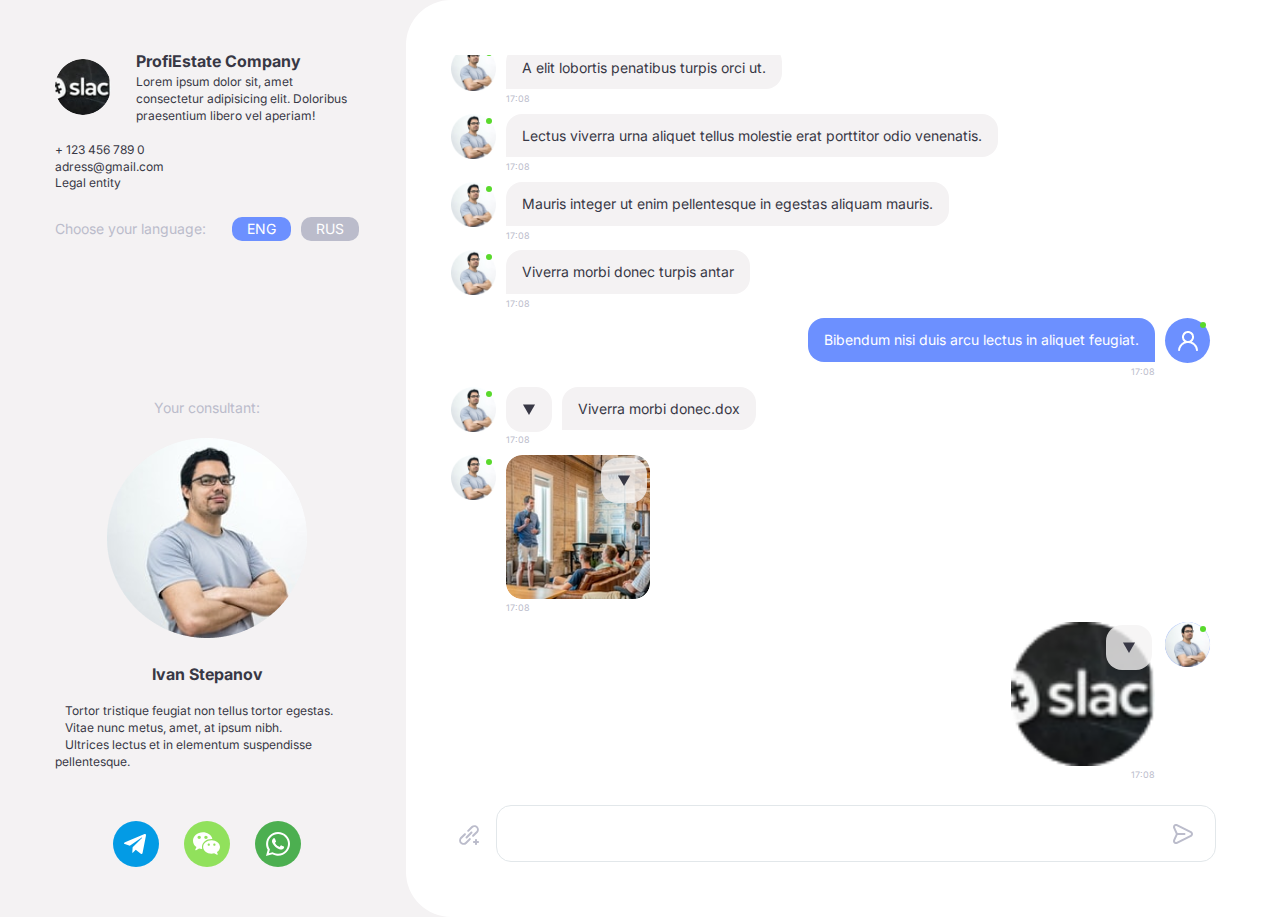
<file: app/index.html>
<!DOCTYPE html>
<html lang="ru">

<head>

	<meta charset="utf-8">
	<title>Chat</title>
	<meta name="description" content="Startup HTML Optimized">
	<meta name="viewport" content="width=device-width">
	<link rel="icon" href="img/favicon.ico">

	<link rel="stylesheet" href="css/app.min.css?v=1">
	<link rel="preconnect" href="https://fonts.gstatic.com">
	<link href="https://fonts.googleapis.com/css2?family=Inter:wght@100;200;300;400;500;600;700;800;900&display=swap" rel="stylesheet">
	<script src="js/app.min.js" defer></script>

</head>

<body>

	<section class="chat section">
		<div class="chat__container container">

			<div class="chat__nav">

				<div class="chat__profile">
					<div class="chat__profile_logo">
						<img src="img/avatar.png" alt="">
					</div>

					<div class="chat__profile_desc">
						<p class="chat__profile_name">ProfiEstate Company</p>
						<p class="chat__profile_text">
							Lorem ipsum dolor sit, amet consectetur adipisicing elit. Doloribus praesentium 
							libero vel aperiam!
						</p>
					</div>

					<div class="chat__profile_info">
						<p>
							<a href="tel:+1234567890">+ 123 456 789 0</a>
						</p>
						<p>
							<a href="mailto:adress@gmail.com">adress@gmail.com</a>
						</p>
						<p>Legal entity</p>
					</div>

					<div class="chat__profile_lang">
						<p>Choose your language:</p>
						<div>
							<a href="#" class="active">Eng</a>
							<a href="#" class="">Rus</a>
						</div>
					</div>

				</div>

				<div class="chat__сonsultant">
					<p class="chat__сonsultant_title">Your сonsultant:</p>
					<div class="chat__сonsultant_img">
						<img src="img/сonsultant.png" alt="">
					</div>
					<p class="chat__сonsultant_name">Ivan Stepanov</p>
					<div class="chat__сonsultant_desc">
						<p>Tortor tristique feugiat non tellus tortor egestas.</p>
						<p>Vitae nunc metus, amet, at ipsum nibh.</p>
						<p>Ultrices lectus et in elementum suspendisse pellentesque.</p>
					</div>
					<div class="chat__сonsultant_soc">
						<a href="#"><img src="img/telegram.svg" alt=""></a>
						<a href="#"><img src="img/wechat.svg" alt=""></a>
						<a href="#"><img src="img/whatsapp.svg" alt=""></a>
					</div>
				</div>
			</div>

			<div class="chat__wrap">
				<div class="chat__bg"></div>
				<div class="chat__message">
					<div class="chat__message_line">
						<div class="chat__message_img">
							<span></span>
							<img src="img/сonsultant.png" alt="">
						</div>
						<div class="chat__message_block">
							<p>A elit lobortis penatibus turpis orci ut. Massa nulla ultrices faucibus amet.</p>
							<span>17:08</span>
						</div>
					</div>
					<div class="chat__message_line chat__message_line--client">
						<div class="chat__message_img">
							<span></span>
							<img src="img/icon-profile.png" alt="">
						</div>
						<div class="chat__message_block">
							<p>A elit lobortis penatibus turpis orci ut. Massa nulla ultrices faucibus amet.</p>
							<span>17:08</span>
						</div>
					</div>
					<div class="chat__message_line">
						<div class="chat__message_img">
							<span></span>
							<img src="img/сonsultant.png" alt="">
						</div>
						<div class="chat__message_block">
							<p>A elit lobortis penatibus turpis orci ut. Massa nulla ultrices faucibus amet.</p>
						</div>
					</div>
					<div class="chat__message_line">
						<div class="chat__message_img">
							<span></span>
							<img src="img/сonsultant.png" alt="">
						</div>
						<div class="chat__message_block">
							<p>Lectus ultricies enim, vulputate habitasse egestas egestas sed. Viverra egestas habitasse.</p>
							<span>17:08</span>
						</div>
					</div>
					<div class="chat__message_line chat__message_line--client">
						<div class="chat__message_img">
							<span></span>
							<img src="img/icon-profile.png" alt="">
						</div>
						<div class="chat__message_block">
							<p>Lorem ipsum dolor, sit amet consectetur adipisicing elit. Deleniti ducimus molestiae tempore nulla nostrum natus ex, ipsum molestias fugiat. Suscipit molestias quae eaque repellendus, modi laborum blanditiis ipsa nesciunt rem assumenda libero et asperiores fugit quo, numquam maxime vel accusantium sed ex. Laboriosam voluptatum, unde culpa fuga, veniam officia, vero nihil molestias numquam deserunt tenetur maiores ipsam modi voluptatibus sapiente? Veritatis corrupti itaque dolor ad voluptatem odit fugiat sint qui suscipit quisquam ipsam omnis, aspernatur quos deserunt tenetur, eligendi ipsa dolores natus deleniti porro illo pariatur dolorum modi. Doloremque, illo quisquam! Esse magnam reprehenderit quo nemo modi excepturi nihil quasi!</p>
							<span>17:08</span>
						</div>
					</div>
					<div class="chat__message_line chat__message_line--client">
						<div class="chat__message_img">
							<span></span>
							<img src="img/icon-profile.png" alt="">
						</div>
						<div class="chat__message_block">
							<p>Bibendum nisi duis arcu lectus in aliquet feugiat.</p>
							<span>17:08</span>
						</div>
					</div>
					<div class="chat__message_line">
						<div class="chat__message_img">
							<span></span>
							<img src="img/сonsultant.png" alt="">
						</div>
						<div class="chat__message_block">
							<p>A elit lobortis penatibus turpis orci ut.</p>
							<span>17:08</span>
						</div>
					</div>
					<div class="chat__message_line">
						<div class="chat__message_img">
							<span></span>
							<img src="img/сonsultant.png" alt="">
						</div>
						<div class="chat__message_block">
							<p>Lectus viverra urna aliquet tellus molestie erat porttitor odio venenatis.</p>
							<span>17:08</span>
						</div>
					</div>
					<div class="chat__message_line">
						<div class="chat__message_img">
							<span></span>
							<img src="img/сonsultant.png" alt="">
						</div>
						<div class="chat__message_block">
							<p>Mauris integer ut enim pellentesque in egestas aliquam mauris.</p>
							<span>17:08</span>
						</div>
					</div>
					<div class="chat__message_line">
						<div class="chat__message_img">
							<span></span>
							<img src="img/сonsultant.png" alt="">
						</div>
						<div class="chat__message_block">
							<p>Viverra morbi donec turpis antar</p>
							<span>17:08</span>
						</div>
					</div>
					<div class="chat__message_line chat__message_line--client">
						<div class="chat__message_img">
							<span></span>
							<img src="img/icon-profile.png" alt="">
						</div>
						<div class="chat__message_block">
							<p>Bibendum nisi duis arcu lectus in aliquet feugiat.</p>
							<span>17:08</span>
						</div>
					</div>
					<div class="chat__message_line">
						<div class="chat__message_img">
							<span></span>
							<img src="img/сonsultant.png" alt="">
						</div>
						<div class="chat__message_block">
							<button class="chat__message_file">
								<svg width="14" height="11" viewBox="0 0 14 11" fill="none" xmlns="http://www.w3.org/2000/svg">
									<path d="M7 11L0.937822 0.5L13.0622 0.499999L7 11Z" fill="#383845"/>
								</svg>
							</button>
							<p>Viverra morbi donec.dox</p>
							<span>17:08</span>
						</div>
					</div>
					<div class="chat__message_line">
						<div class="chat__message_img">
							<span></span>
							<img src="img/сonsultant.png" alt="">
						</div>
						<div class="chat__message_image-file chat__message_block">
							<button class="chat__message_file">
								<svg width="14" height="11" viewBox="0 0 14 11" fill="none" xmlns="http://www.w3.org/2000/svg">
									<path d="M7 11L0.937822 0.5L13.0622 0.499999L7 11Z" fill="#383845"/>
								</svg>
							</button>
							<img src="img/Rectangle.png" alt="">
							<span>17:08</span>
						</div>
					</div>
					<div class="chat__message_line chat__message_line--client">
						<div class="chat__message_img">
							<span></span>
							<img src="img/сonsultant.png" alt="">
						</div>
						<div class="chat__message_image-file chat__message_block">
							<button class="chat__message_file">
								<svg width="14" height="11" viewBox="0 0 14 11" fill="none" xmlns="http://www.w3.org/2000/svg">
									<path d="M7 11L0.937822 0.5L13.0622 0.499999L7 11Z" fill="#383845"/>
								</svg>
							</button>
							<img src="img/avatar.png" alt="">
							<span>17:08</span>
						</div>
					</div>
				</div>
				<form action="#" class="chat__form">
					<button class="chat__form_file modal__file">
						<svg width="24" height="24" viewBox="0 0 24 24" fill="none" xmlns="http://www.w3.org/2000/svg">
							<path d="M12.11 15.39L8.23 19.27C8.00052 19.5004 7.7278 19.6832 7.42749 19.8079C7.12718 19.9327 6.80519 19.9969 6.48 19.9969C6.15482 19.9969 5.83283 19.9327 5.53252 19.8079C5.23221 19.6832 4.95949 19.5004 4.73 19.27C4.4984 19.0412 4.31453 18.7687 4.18903 18.4683C4.06353 18.1679 3.99891 17.8456 3.99891 17.52C3.99891 17.1944 4.06353 16.8721 4.18903 16.5717C4.31453 16.2713 4.4984 15.9988 4.73 15.77L8.61 11.89C8.79831 11.7017 8.9041 11.4463 8.9041 11.18C8.9041 10.9137 8.79831 10.6583 8.61 10.47C8.4217 10.2817 8.16631 10.1759 7.9 10.1759C7.6337 10.1759 7.37831 10.2817 7.19 10.47L3.31 14.36C2.52836 15.2108 2.10562 16.3307 2.13008 17.4857C2.15453 18.6408 2.62429 19.7418 3.44124 20.5588C4.25819 21.3757 5.35917 21.8455 6.51425 21.8699C7.66934 21.8944 8.78921 21.4716 9.64 20.69L13.53 16.81C13.7183 16.6217 13.8241 16.3663 13.8241 16.1C13.8241 15.8337 13.7183 15.5783 13.53 15.39C13.3417 15.2017 13.0863 15.0959 12.82 15.0959C12.5537 15.0959 12.2983 15.2017 12.11 15.39ZM8.83 15.17C8.92344 15.2627 9.03426 15.336 9.1561 15.3858C9.27794 15.4355 9.4084 15.4608 9.54 15.46C9.67161 15.4608 9.80207 15.4355 9.92391 15.3858C10.0457 15.336 10.1566 15.2627 10.25 15.17L15.17 10.25C15.3583 10.0617 15.4641 9.80629 15.4641 9.53999C15.4641 9.27369 15.3583 9.01829 15.17 8.82999C14.9817 8.64169 14.7263 8.5359 14.46 8.5359C14.1937 8.5359 13.9383 8.64169 13.75 8.82999L8.83 13.75C8.73628 13.843 8.66188 13.9536 8.61111 14.0754C8.56034 14.1973 8.53421 14.328 8.53421 14.46C8.53421 14.592 8.56034 14.7227 8.61111 14.8446C8.66188 14.9664 8.73628 15.077 8.83 15.17ZM21 18H20V17C20 16.7348 19.8946 16.4804 19.7071 16.2929C19.5196 16.1053 19.2652 16 19 16C18.7348 16 18.4804 16.1053 18.2929 16.2929C18.1054 16.4804 18 16.7348 18 17V18H17C16.7348 18 16.4804 18.1053 16.2929 18.2929C16.1054 18.4804 16 18.7348 16 19C16 19.2652 16.1054 19.5196 16.2929 19.7071C16.4804 19.8946 16.7348 20 17 20H18V21C18 21.2652 18.1054 21.5196 18.2929 21.7071C18.4804 21.8946 18.7348 22 19 22C19.2652 22 19.5196 21.8946 19.7071 21.7071C19.8946 21.5196 20 21.2652 20 21V20H21C21.2652 20 21.5196 19.8946 21.7071 19.7071C21.8946 19.5196 22 19.2652 22 19C22 18.7348 21.8946 18.4804 21.7071 18.2929C21.5196 18.1053 21.2652 18 21 18ZM16.81 13.53L20.69 9.63999C21.4716 8.7892 21.8944 7.66932 21.8699 6.51424C21.8455 5.35915 21.3757 4.25817 20.5588 3.44122C19.7418 2.62427 18.6408 2.15452 17.4858 2.13006C16.3307 2.10561 15.2108 2.52835 14.36 3.30999L10.47 7.18999C10.3768 7.28323 10.3028 7.39392 10.2523 7.51574C10.2019 7.63756 10.1759 7.76813 10.1759 7.89999C10.1759 8.03185 10.2019 8.16242 10.2523 8.28424C10.3028 8.40606 10.3768 8.51675 10.47 8.60999C10.5632 8.70323 10.6739 8.77719 10.7958 8.82765C10.9176 8.87811 11.0481 8.90408 11.18 8.90408C11.3119 8.90408 11.4424 8.87811 11.5643 8.82765C11.6861 8.77719 11.7968 8.70323 11.89 8.60999L15.77 4.72999C15.9995 4.49959 16.2722 4.31678 16.5725 4.19204C16.8728 4.0673 17.1948 4.00309 17.52 4.00309C17.8452 4.00309 18.1672 4.0673 18.4675 4.19204C18.7678 4.31678 19.0405 4.49959 19.27 4.72999C19.5016 4.9588 19.6855 5.2313 19.811 5.5317C19.9365 5.8321 20.0011 6.15443 20.0011 6.47999C20.0011 6.80555 19.9365 7.12788 19.811 7.42828C19.6855 7.72868 19.5016 8.00118 19.27 8.22999L15.39 12.11C15.2963 12.203 15.2219 12.3136 15.1711 12.4354C15.1203 12.5573 15.0942 12.688 15.0942 12.82C15.0942 12.952 15.1203 13.0827 15.1711 13.2046C15.2219 13.3264 15.2963 13.437 15.39 13.53C15.483 13.6237 15.5936 13.6981 15.7154 13.7489C15.8373 13.7997 15.968 13.8258 16.1 13.8258C16.232 13.8258 16.3627 13.7997 16.4846 13.7489C16.6064 13.6981 16.717 13.6237 16.81 13.53Z" fill="#BBBCCB"/>
						</svg>
					</button>
					<div class="chat__form_line">
						<div class="chat__form_textarea">
							<textarea onkeyup="autoSize(this);" rows="1"></textarea>
						</div>
						<script>
							function autoSize(ele)
								{
									ele.style.height = 'auto';
									var newHeight = (ele.scrollHeight >= 20 ? ele.scrollHeight : 20);
									ele.style.height = newHeight.toString() + 'px';
								}
						</script>
						<button class="chat__form_add">
							<svg width="24" height="24" viewBox="0 0 24 24" fill="none" xmlns="http://www.w3.org/2000/svg">
								<path d="M20.34 9.32001L6.34 2.32001C5.78749 2.04502 5.16362 1.94712 4.55344 2.03966C3.94326 2.1322 3.37646 2.41068 2.93033 2.83712C2.48421 3.26357 2.18046 3.81723 2.0605 4.42262C1.94054 5.02801 2.0102 5.65566 2.26 6.22001L4.66 11.59C4.71446 11.7198 4.74251 11.8592 4.74251 12C4.74251 12.1408 4.71446 12.2802 4.66 12.41L2.26 17.78C2.0567 18.2367 1.97076 18.737 2.00998 19.2354C2.0492 19.7337 2.21235 20.2144 2.48459 20.6337C2.75682 21.053 3.12953 21.3976 3.56883 21.6362C4.00812 21.8748 4.50009 21.9999 5 22C5.46823 21.9953 5.92949 21.886 6.35 21.68L20.35 14.68C20.8466 14.4302 21.264 14.0473 21.5557 13.5741C21.8474 13.1009 22.0018 12.5559 22.0018 12C22.0018 11.4441 21.8474 10.8992 21.5557 10.4259C21.264 9.9527 20.8466 9.56982 20.35 9.32001H20.34ZM19.45 12.89L5.45 19.89C5.26617 19.9783 5.05973 20.0082 4.85839 19.9759C4.65705 19.9435 4.47041 19.8503 4.32352 19.7089C4.17662 19.5674 4.07648 19.3844 4.03653 19.1844C3.99658 18.9845 4.01873 18.777 4.1 18.59L6.49 13.22C6.52094 13.1483 6.54766 13.0748 6.57 13H13.46C13.7252 13 13.9796 12.8946 14.1671 12.7071C14.3546 12.5196 14.46 12.2652 14.46 12C14.46 11.7348 14.3546 11.4804 14.1671 11.2929C13.9796 11.1054 13.7252 11 13.46 11H6.57C6.54766 10.9252 6.52094 10.8517 6.49 10.78L4.1 5.41001C4.01873 5.22297 3.99658 5.01556 4.03653 4.81558C4.07648 4.6156 4.17662 4.43261 4.32352 4.29115C4.47041 4.1497 4.65705 4.05654 4.85839 4.02416C5.05973 3.99178 5.26617 4.02174 5.45 4.11001L19.45 11.11C19.6138 11.1939 19.7513 11.3214 19.8473 11.4785C19.9433 11.6355 19.994 11.816 19.994 12C19.994 12.1841 19.9433 12.3645 19.8473 12.5216C19.7513 12.6786 19.6138 12.8061 19.45 12.89Z" fill="#BBBCCB"/>
							</svg>
						</button>
					</div>
				</form>
			</div>

		</div>
	</section>

	<div class="modal" id="modal__file">
		<form action="#" class="modal__form form" method="POST">
	
			<button class="close modal__close" type="button">
				<span></span>
				<span></span>
			</button>
	
			<div class="form__item">
				<div class="form__file formImgFile">
					<div class="form__file_item">
						<input accept=".jpg, .png, .gif, .ico" type="file" name="image" class="formImage form__file_input">
						<label class="formLebel form__file_button"></label>
					</div>
					<div id="formPreview" class="formPreview form__file_preview">
						<img src="img/Vector.png" alt="">
					</div>
				</div>
			</div>

			<div class="form__btn">
				<button type="submit" class="btn form__btn_button" name="submit">Загрузить</button>
			</div>

		</form>
	</div>

</body>
</html>
</file>
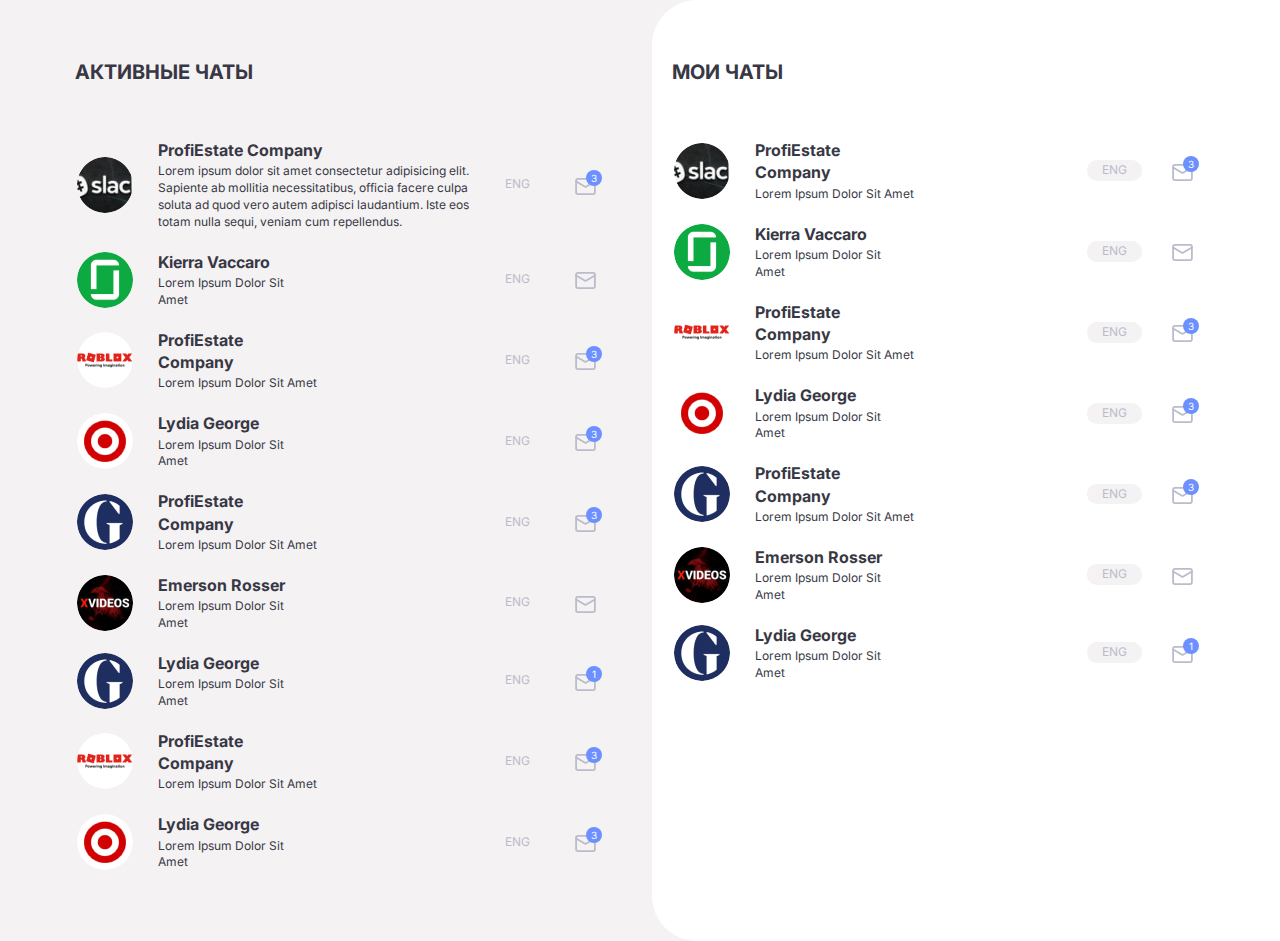
<file: app/active.html>
<!DOCTYPE html>
<html lang="ru">

<head>

	<meta charset="utf-8">
	<title>Активные чаты</title>
	<meta name="description" content="Startup HTML Optimized">
	<meta name="viewport" content="width=device-width">
	<link rel="icon" href="img/favicon.ico">

	<link rel="stylesheet" href="css/app.min.css?v=1">
	<link rel="preconnect" href="https://fonts.gstatic.com">
	<link href="https://fonts.googleapis.com/css2?family=Inter:wght@100;200;300;400;500;600;700;800;900&display=swap" rel="stylesheet">
	<script src="js/app.min.js" defer></script>

</head>

<body>

	<section class="active chat section">
		<div class="chat__container container">

			<div class="active__wrap">
				<div class="active__header">
					<h2>Активные чаты</h2>
				</div>
				<a href="#" class="active__line">
					<div class="active__line_wrap">
						<div class="active__line_img">
							<img src="img/avatar.png" alt="">
						</div>
						<div class="chat__profile_desc">
							<p class="chat__profile_name">ProfiEstate Company</p>
							<p class="chat__profile_text">Lorem ipsum dolor sit amet consectetur adipisicing elit. Sapiente ab mollitia necessitatibus, officia facere culpa soluta ad quod vero autem adipisci laudantium. Iste eos totam nulla sequi, veniam cum repellendus.</p>
						</div>
					</div>
					<div class="active__line_wrap">
						<span class="active__line_lang">Eng</span>
						<span class="active__line_message">
							<svg width="21" height="17" viewBox="0 0 23 19" fill="none" xmlns="http://www.w3.org/2000/svg">
								<path d="M3.1 1H19.9C21.055 1 22 1.95625 22 3.125V15.875C22 17.0438 21.055 18 19.9 18H3.1C1.945 18 1 17.0438 1 15.875V3.125C1 1.95625 1.945 1 3.1 1Z" stroke="#BBBCCB" stroke-width="2" stroke-linecap="round" stroke-linejoin="round"/>
								<path d="M22 4L11.5 10L1 4" stroke="#BBBCCB" stroke-width="2" stroke-linecap="round" stroke-linejoin="round"/>
							</svg>
							<span>3</span>
						</span>
					</div>
				</a>
				<a href="#" class="active__line">
					<div class="active__line_wrap">
						<div class="active__line_img">
							<img src="img/avatar2.png" alt="">
						</div>
						<div class="chat__profile_desc">
							<p class="chat__profile_name">Kierra Vaccaro</p>
							<p class="chat__profile_text">Lorem Ipsum Dolor Sit Amet</p>
						</div>
					</div>
					<div class="active__line_wrap">
						<span class="active__line_lang">Eng</span>
						<span class="active__line_message">
							<svg width="21" height="17" viewBox="0 0 23 19" fill="none" xmlns="http://www.w3.org/2000/svg">
								<path d="M3.1 1H19.9C21.055 1 22 1.95625 22 3.125V15.875C22 17.0438 21.055 18 19.9 18H3.1C1.945 18 1 17.0438 1 15.875V3.125C1 1.95625 1.945 1 3.1 1Z" stroke="#BBBCCB" stroke-width="2" stroke-linecap="round" stroke-linejoin="round"/>
								<path d="M22 4L11.5 10L1 4" stroke="#BBBCCB" stroke-width="2" stroke-linecap="round" stroke-linejoin="round"/>
							</svg>
						</span>
					</div>
				</a>
				<a href="#" class="active__line">
					<div class="active__line_wrap">
						<div class="active__line_img">
							<img src="img/avatar3.png" alt="">
						</div>
						<div class="chat__profile_desc">
							<p class="chat__profile_name">ProfiEstate Company</p>
							<p class="chat__profile_text">Lorem Ipsum Dolor Sit Amet</p>
						</div>
					</div>
					<div class="active__line_wrap">
						<span class="active__line_lang">Eng</span>
						<span class="active__line_message">
							<svg width="21" height="17" viewBox="0 0 23 19" fill="none" xmlns="http://www.w3.org/2000/svg">
								<path d="M3.1 1H19.9C21.055 1 22 1.95625 22 3.125V15.875C22 17.0438 21.055 18 19.9 18H3.1C1.945 18 1 17.0438 1 15.875V3.125C1 1.95625 1.945 1 3.1 1Z" stroke="#BBBCCB" stroke-width="2" stroke-linecap="round" stroke-linejoin="round"/>
								<path d="M22 4L11.5 10L1 4" stroke="#BBBCCB" stroke-width="2" stroke-linecap="round" stroke-linejoin="round"/>
							</svg>
							<span>3</span>
						</span>
					</div>
				</a>
				<a href="#" class="active__line">
					<div class="active__line_wrap">
						<div class="active__line_img">
							<img src="img/avatar4.png" alt="">
						</div>
						<div class="chat__profile_desc">
							<p class="chat__profile_name">Lydia George</p>
							<p class="chat__profile_text">Lorem Ipsum Dolor Sit Amet</p>
						</div>
					</div>
					<div class="active__line_wrap">
						<span class="active__line_lang">Eng</span>
						<span class="active__line_message">
							<svg width="21" height="17" viewBox="0 0 23 19" fill="none" xmlns="http://www.w3.org/2000/svg">
								<path d="M3.1 1H19.9C21.055 1 22 1.95625 22 3.125V15.875C22 17.0438 21.055 18 19.9 18H3.1C1.945 18 1 17.0438 1 15.875V3.125C1 1.95625 1.945 1 3.1 1Z" stroke="#BBBCCB" stroke-width="2" stroke-linecap="round" stroke-linejoin="round"/>
								<path d="M22 4L11.5 10L1 4" stroke="#BBBCCB" stroke-width="2" stroke-linecap="round" stroke-linejoin="round"/>
							</svg>
							<span>3</span>
						</span>
					</div>
				</a>
				<a href="#" class="active__line">
					<div class="active__line_wrap">
						<div class="active__line_img">
							<img src="img/avatar5.png" alt="">
						</div>
						<div class="chat__profile_desc">
							<p class="chat__profile_name">ProfiEstate Company</p>
							<p class="chat__profile_text">Lorem Ipsum Dolor Sit Amet</p>
						</div>
					</div>
					<div class="active__line_wrap">
						<span class="active__line_lang">Eng</span>
						<span class="active__line_message">
							<svg width="21" height="17" viewBox="0 0 23 19" fill="none" xmlns="http://www.w3.org/2000/svg">
								<path d="M3.1 1H19.9C21.055 1 22 1.95625 22 3.125V15.875C22 17.0438 21.055 18 19.9 18H3.1C1.945 18 1 17.0438 1 15.875V3.125C1 1.95625 1.945 1 3.1 1Z" stroke="#BBBCCB" stroke-width="2" stroke-linecap="round" stroke-linejoin="round"/>
								<path d="M22 4L11.5 10L1 4" stroke="#BBBCCB" stroke-width="2" stroke-linecap="round" stroke-linejoin="round"/>
							</svg>
							<span>3</span>
						</span>
					</div>
				</a>
				<a href="#" class="active__line">
					<div class="active__line_wrap">
						<div class="active__line_img">
							<img src="img/avatar6.png" alt="">
						</div>
						<div class="chat__profile_desc">
							<p class="chat__profile_name">Emerson Rosser</p>
							<p class="chat__profile_text">Lorem Ipsum Dolor Sit Amet</p>
						</div>
					</div>
					<div class="active__line_wrap">
						<span class="active__line_lang">Eng</span>
						<span class="active__line_message">
							<svg width="21" height="17" viewBox="0 0 23 19" fill="none" xmlns="http://www.w3.org/2000/svg">
								<path d="M3.1 1H19.9C21.055 1 22 1.95625 22 3.125V15.875C22 17.0438 21.055 18 19.9 18H3.1C1.945 18 1 17.0438 1 15.875V3.125C1 1.95625 1.945 1 3.1 1Z" stroke="#BBBCCB" stroke-width="2" stroke-linecap="round" stroke-linejoin="round"/>
								<path d="M22 4L11.5 10L1 4" stroke="#BBBCCB" stroke-width="2" stroke-linecap="round" stroke-linejoin="round"/>
							</svg>
						</span>
					</div>
				</a>
				<a href="#" class="active__line">
					<div class="active__line_wrap">
						<div class="active__line_img">
							<img src="img/avatar5.png" alt="">
						</div>
						<div class="chat__profile_desc">
							<p class="chat__profile_name">Lydia George</p>
							<p class="chat__profile_text">Lorem Ipsum Dolor Sit Amet</p>
						</div>
					</div>
					<div class="active__line_wrap">
						<span class="active__line_lang">Eng</span>
						<span class="active__line_message">
							<svg width="21" height="17" viewBox="0 0 23 19" fill="none" xmlns="http://www.w3.org/2000/svg">
								<path d="M3.1 1H19.9C21.055 1 22 1.95625 22 3.125V15.875C22 17.0438 21.055 18 19.9 18H3.1C1.945 18 1 17.0438 1 15.875V3.125C1 1.95625 1.945 1 3.1 1Z" stroke="#BBBCCB" stroke-width="2" stroke-linecap="round" stroke-linejoin="round"/>
								<path d="M22 4L11.5 10L1 4" stroke="#BBBCCB" stroke-width="2" stroke-linecap="round" stroke-linejoin="round"/>
							</svg>
							<span>1</span>
						</span>
					</div>
				</a>
				<a href="#" class="active__line">
					<div class="active__line_wrap">
						<div class="active__line_img">
							<img src="img/avatar3.png" alt="">
						</div>
						<div class="chat__profile_desc">
							<p class="chat__profile_name">ProfiEstate Company</p>
							<p class="chat__profile_text">Lorem Ipsum Dolor Sit Amet</p>
						</div>
					</div>
					<div class="active__line_wrap">
						<span class="active__line_lang">Eng</span>
						<span class="active__line_message">
							<svg width="21" height="17" viewBox="0 0 23 19" fill="none" xmlns="http://www.w3.org/2000/svg">
								<path d="M3.1 1H19.9C21.055 1 22 1.95625 22 3.125V15.875C22 17.0438 21.055 18 19.9 18H3.1C1.945 18 1 17.0438 1 15.875V3.125C1 1.95625 1.945 1 3.1 1Z" stroke="#BBBCCB" stroke-width="2" stroke-linecap="round" stroke-linejoin="round"/>
								<path d="M22 4L11.5 10L1 4" stroke="#BBBCCB" stroke-width="2" stroke-linecap="round" stroke-linejoin="round"/>
							</svg>
							<span>3</span>
						</span>
					</div>
				</a>
				<a href="#" class="active__line">
					<div class="active__line_wrap">
						<div class="active__line_img">
							<img src="img/avatar4.png" alt="">
						</div>
						<div class="chat__profile_desc">
							<p class="chat__profile_name">Lydia George</p>
							<p class="chat__profile_text">Lorem Ipsum Dolor Sit Amet</p>
						</div>
					</div>
					<div class="active__line_wrap">
						<span class="active__line_lang">Eng</span>
						<span class="active__line_message">
							<svg width="21" height="17" viewBox="0 0 23 19" fill="none" xmlns="http://www.w3.org/2000/svg">
								<path d="M3.1 1H19.9C21.055 1 22 1.95625 22 3.125V15.875C22 17.0438 21.055 18 19.9 18H3.1C1.945 18 1 17.0438 1 15.875V3.125C1 1.95625 1.945 1 3.1 1Z" stroke="#BBBCCB" stroke-width="2" stroke-linecap="round" stroke-linejoin="round"/>
								<path d="M22 4L11.5 10L1 4" stroke="#BBBCCB" stroke-width="2" stroke-linecap="round" stroke-linejoin="round"/>
							</svg>
							<span>3</span>
						</span>
					</div>
				</a>
			</div>

			<div class="active__wrap">
				<div class="chat__bg"></div>
				<div class="active__header">
					<h2>Мои чаты</h2>
				</div>
				
				<a href="#" class="active__line">
					<div class="active__line_wrap">
						<div class="active__line_img">
							<img src="img/avatar.png" alt="">
						</div>
						<div class="chat__profile_desc">
							<p class="chat__profile_name">ProfiEstate Company</p>
							<p class="chat__profile_text">Lorem Ipsum Dolor Sit Amet</p>
						</div>
					</div>
					<div class="active__line_wrap">
						<span class="active__line_lang">Eng</span>
						<span class="active__line_message">
							<svg width="21" height="17" viewBox="0 0 23 19" fill="none" xmlns="http://www.w3.org/2000/svg">
								<path d="M3.1 1H19.9C21.055 1 22 1.95625 22 3.125V15.875C22 17.0438 21.055 18 19.9 18H3.1C1.945 18 1 17.0438 1 15.875V3.125C1 1.95625 1.945 1 3.1 1Z" stroke="#BBBCCB" stroke-width="2" stroke-linecap="round" stroke-linejoin="round"/>
								<path d="M22 4L11.5 10L1 4" stroke="#BBBCCB" stroke-width="2" stroke-linecap="round" stroke-linejoin="round"/>
							</svg>
							<span>3</span>
						</span>
					</div>
				</a>
				<a href="#" class="active__line">
					<div class="active__line_wrap">
						<div class="active__line_img">
							<img src="img/avatar2.png" alt="">
						</div>
						<div class="chat__profile_desc">
							<p class="chat__profile_name">Kierra Vaccaro</p>
							<p class="chat__profile_text">Lorem Ipsum Dolor Sit Amet</p>
						</div>
					</div>
					<div class="active__line_wrap">
						<span class="active__line_lang">Eng</span>
						<span class="active__line_message">
							<svg width="21" height="17" viewBox="0 0 23 19" fill="none" xmlns="http://www.w3.org/2000/svg">
								<path d="M3.1 1H19.9C21.055 1 22 1.95625 22 3.125V15.875C22 17.0438 21.055 18 19.9 18H3.1C1.945 18 1 17.0438 1 15.875V3.125C1 1.95625 1.945 1 3.1 1Z" stroke="#BBBCCB" stroke-width="2" stroke-linecap="round" stroke-linejoin="round"/>
								<path d="M22 4L11.5 10L1 4" stroke="#BBBCCB" stroke-width="2" stroke-linecap="round" stroke-linejoin="round"/>
							</svg>
						</span>
					</div>
				</a>
				<a href="#" class="active__line">
					<div class="active__line_wrap">
						<div class="active__line_img">
							<img src="img/avatar3.png" alt="">
						</div>
						<div class="chat__profile_desc">
							<p class="chat__profile_name">ProfiEstate Company</p>
							<p class="chat__profile_text">Lorem Ipsum Dolor Sit Amet</p>
						</div>
					</div>
					<div class="active__line_wrap">
						<span class="active__line_lang">Eng</span>
						<span class="active__line_message">
							<svg width="21" height="17" viewBox="0 0 23 19" fill="none" xmlns="http://www.w3.org/2000/svg">
								<path d="M3.1 1H19.9C21.055 1 22 1.95625 22 3.125V15.875C22 17.0438 21.055 18 19.9 18H3.1C1.945 18 1 17.0438 1 15.875V3.125C1 1.95625 1.945 1 3.1 1Z" stroke="#BBBCCB" stroke-width="2" stroke-linecap="round" stroke-linejoin="round"/>
								<path d="M22 4L11.5 10L1 4" stroke="#BBBCCB" stroke-width="2" stroke-linecap="round" stroke-linejoin="round"/>
							</svg>
							<span>3</span>
						</span>
					</div>
				</a>
				<a href="#" class="active__line">
					<div class="active__line_wrap">
						<div class="active__line_img">
							<img src="img/avatar4.png" alt="">
						</div>
						<div class="chat__profile_desc">
							<p class="chat__profile_name">Lydia George</p>
							<p class="chat__profile_text">Lorem Ipsum Dolor Sit Amet</p>
						</div>
					</div>
					<div class="active__line_wrap">
						<span class="active__line_lang">Eng</span>
						<span class="active__line_message">
							<svg width="21" height="17" viewBox="0 0 23 19" fill="none" xmlns="http://www.w3.org/2000/svg">
								<path d="M3.1 1H19.9C21.055 1 22 1.95625 22 3.125V15.875C22 17.0438 21.055 18 19.9 18H3.1C1.945 18 1 17.0438 1 15.875V3.125C1 1.95625 1.945 1 3.1 1Z" stroke="#BBBCCB" stroke-width="2" stroke-linecap="round" stroke-linejoin="round"/>
								<path d="M22 4L11.5 10L1 4" stroke="#BBBCCB" stroke-width="2" stroke-linecap="round" stroke-linejoin="round"/>
							</svg>
							<span>3</span>
						</span>
					</div>
				</a>
				<a href="#" class="active__line">
					<div class="active__line_wrap">
						<div class="active__line_img">
							<img src="img/avatar5.png" alt="">
						</div>
						<div class="chat__profile_desc">
							<p class="chat__profile_name">ProfiEstate Company</p>
							<p class="chat__profile_text">Lorem Ipsum Dolor Sit Amet</p>
						</div>
					</div>
					<div class="active__line_wrap">
						<span class="active__line_lang">Eng</span>
						<span class="active__line_message">
							<svg width="21" height="17" viewBox="0 0 23 19" fill="none" xmlns="http://www.w3.org/2000/svg">
								<path d="M3.1 1H19.9C21.055 1 22 1.95625 22 3.125V15.875C22 17.0438 21.055 18 19.9 18H3.1C1.945 18 1 17.0438 1 15.875V3.125C1 1.95625 1.945 1 3.1 1Z" stroke="#BBBCCB" stroke-width="2" stroke-linecap="round" stroke-linejoin="round"/>
								<path d="M22 4L11.5 10L1 4" stroke="#BBBCCB" stroke-width="2" stroke-linecap="round" stroke-linejoin="round"/>
							</svg>
							<span>3</span>
						</span>
					</div>
				</a>
				<a href="#" class="active__line">
					<div class="active__line_wrap">
						<div class="active__line_img">
							<img src="img/avatar6.png" alt="">
						</div>
						<div class="chat__profile_desc">
							<p class="chat__profile_name">Emerson Rosser</p>
							<p class="chat__profile_text">Lorem Ipsum Dolor Sit Amet</p>
						</div>
					</div>
					<div class="active__line_wrap">
						<span class="active__line_lang">Eng</span>
						<span class="active__line_message">
							<svg width="21" height="17" viewBox="0 0 23 19" fill="none" xmlns="http://www.w3.org/2000/svg">
								<path d="M3.1 1H19.9C21.055 1 22 1.95625 22 3.125V15.875C22 17.0438 21.055 18 19.9 18H3.1C1.945 18 1 17.0438 1 15.875V3.125C1 1.95625 1.945 1 3.1 1Z" stroke="#BBBCCB" stroke-width="2" stroke-linecap="round" stroke-linejoin="round"/>
								<path d="M22 4L11.5 10L1 4" stroke="#BBBCCB" stroke-width="2" stroke-linecap="round" stroke-linejoin="round"/>
							</svg>
						</span>
					</div>
				</a>
				<a href="#" class="active__line">
					<div class="active__line_wrap">
						<div class="active__line_img">
							<img src="img/avatar5.png" alt="">
						</div>
						<div class="chat__profile_desc">
							<p class="chat__profile_name">Lydia George</p>
							<p class="chat__profile_text">Lorem Ipsum Dolor Sit Amet</p>
						</div>
					</div>
					<div class="active__line_wrap">
						<span class="active__line_lang">Eng</span>
						<span class="active__line_message">
							<svg width="21" height="17" viewBox="0 0 23 19" fill="none" xmlns="http://www.w3.org/2000/svg">
								<path d="M3.1 1H19.9C21.055 1 22 1.95625 22 3.125V15.875C22 17.0438 21.055 18 19.9 18H3.1C1.945 18 1 17.0438 1 15.875V3.125C1 1.95625 1.945 1 3.1 1Z" stroke="#BBBCCB" stroke-width="2" stroke-linecap="round" stroke-linejoin="round"/>
								<path d="M22 4L11.5 10L1 4" stroke="#BBBCCB" stroke-width="2" stroke-linecap="round" stroke-linejoin="round"/>
							</svg>
							<span>1</span>
						</span>
					</div>
				</a>
			</div>
			
		</div>
	</section>



</body>
</html>
</file>
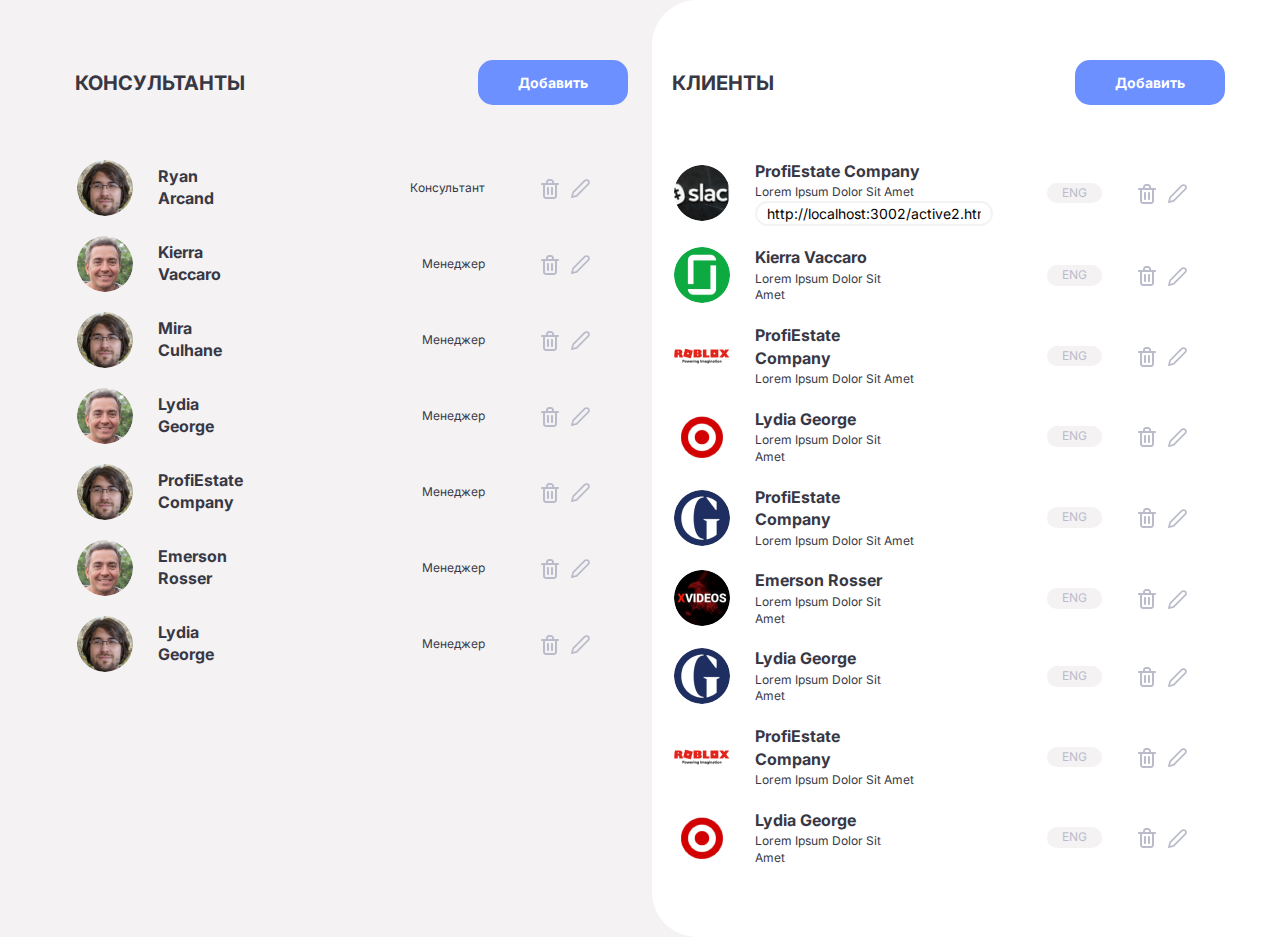
<file: app/active2.html>
<!DOCTYPE html>
<html lang="ru">

<head>

	<meta charset="utf-8">
	<title>Активные чаты</title>
	<meta name="description" content="Startup HTML Optimized">
	<meta name="viewport" content="width=device-width">
	<link rel="icon" href="img/favicon.ico">

	<link rel="stylesheet" href="css/app.min.css?v=1">
	<link rel="preconnect" href="https://fonts.gstatic.com">
	<link href="https://fonts.googleapis.com/css2?family=Inter:wght@100;200;300;400;500;600;700;800;900&display=swap" rel="stylesheet">
	<script src="js/app.min.js" defer></script>

</head>

<body>

	<section class="active chat section">
		<div class="chat__container container">

			<div class="active__wrap">
				<div class="active__header">
					<h2>Консультанты</h2>
					<a href="#" class="btn modal__add">Добавить</a>
				</div>
				<a href="#" class="active__line">
					<div class="active__line_wrap">
						<div class="active__line_img">
							<img src="img/avatar8.png" alt="">
						</div>
						<div class="chat__profile_desc">
							<p class="chat__profile_name">Ryan Arcand</p>
						</div>
					</div>
					<div class="active__line_wrap">
						<span class="active__line_meneger">Консультант</span>
						<button class="active__line_message">
							<svg width="18" height="20" viewBox="0 0 18 20" fill="none" xmlns="http://www.w3.org/2000/svg">
								<path d="M7 16C7.26522 16 7.51957 15.8946 7.70711 15.7071C7.89464 15.5196 8 15.2652 8 15V9C8 8.73478 7.89464 8.48043 7.70711 8.29289C7.51957 8.10536 7.26522 8 7 8C6.73478 8 6.48043 8.10536 6.29289 8.29289C6.10536 8.48043 6 8.73478 6 9V15C6 15.2652 6.10536 15.5196 6.29289 15.7071C6.48043 15.8946 6.73478 16 7 16ZM17 4H13V3C13 2.20435 12.6839 1.44129 12.1213 0.87868C11.5587 0.316071 10.7956 0 10 0H8C7.20435 0 6.44129 0.316071 5.87868 0.87868C5.31607 1.44129 5 2.20435 5 3V4H1C0.734784 4 0.48043 4.10536 0.292893 4.29289C0.105357 4.48043 0 4.73478 0 5C0 5.26522 0.105357 5.51957 0.292893 5.70711C0.48043 5.89464 0.734784 6 1 6H2V17C2 17.7956 2.31607 18.5587 2.87868 19.1213C3.44129 19.6839 4.20435 20 5 20H13C13.7956 20 14.5587 19.6839 15.1213 19.1213C15.6839 18.5587 16 17.7956 16 17V6H17C17.2652 6 17.5196 5.89464 17.7071 5.70711C17.8946 5.51957 18 5.26522 18 5C18 4.73478 17.8946 4.48043 17.7071 4.29289C17.5196 4.10536 17.2652 4 17 4ZM7 3C7 2.73478 7.10536 2.48043 7.29289 2.29289C7.48043 2.10536 7.73478 2 8 2H10C10.2652 2 10.5196 2.10536 10.7071 2.29289C10.8946 2.48043 11 2.73478 11 3V4H7V3ZM14 17C14 17.2652 13.8946 17.5196 13.7071 17.7071C13.5196 17.8946 13.2652 18 13 18H5C4.73478 18 4.48043 17.8946 4.29289 17.7071C4.10536 17.5196 4 17.2652 4 17V6H14V17ZM11 16C11.2652 16 11.5196 15.8946 11.7071 15.7071C11.8946 15.5196 12 15.2652 12 15V9C12 8.73478 11.8946 8.48043 11.7071 8.29289C11.5196 8.10536 11.2652 8 11 8C10.7348 8 10.4804 8.10536 10.2929 8.29289C10.1054 8.48043 10 8.73478 10 9V15C10 15.2652 10.1054 15.5196 10.2929 15.7071C10.4804 15.8946 10.7348 16 11 16Z" fill="#BBBCCB"/>
							</svg>
						</button>
						<button class="active__line_message">
							<svg width="19" height="19" viewBox="0 0 22 22" fill="none" xmlns="http://www.w3.org/2000/svg">
								<path d="M16 2.00006C16.2626 1.73741 16.5744 1.52907 16.9176 1.38693C17.2608 1.24479 17.6286 1.17163 18 1.17163C18.3714 1.17163 18.7392 1.24479 19.0824 1.38693C19.4256 1.52907 19.7374 1.73741 20 2.00006C20.2626 2.2627 20.471 2.57451 20.6131 2.91767C20.7553 3.26083 20.8284 3.62862 20.8284 4.00006C20.8284 4.37149 20.7553 4.73929 20.6131 5.08245C20.471 5.42561 20.2626 5.73741 20 6.00006L6.5 19.5001L1 21.0001L2.5 15.5001L16 2.00006Z" stroke="#BBBCCB" stroke-width="2" stroke-linecap="round" stroke-linejoin="round"/>
							</svg>
						</button>
					</div>
				</a>
				<a href="#" class="active__line">
					<div class="active__line_wrap">
						<div class="active__line_img">
							<img src="img/avatar9.png" alt="">
						</div>
						<div class="chat__profile_desc">
							<p class="chat__profile_name">Kierra Vaccaro</p>
						</div>
					</div>
					<div class="active__line_wrap">
						<span class="active__line_meneger">Менеджер</span>
						<button class="active__line_message">
							<svg width="18" height="20" viewBox="0 0 18 20" fill="none" xmlns="http://www.w3.org/2000/svg">
								<path d="M7 16C7.26522 16 7.51957 15.8946 7.70711 15.7071C7.89464 15.5196 8 15.2652 8 15V9C8 8.73478 7.89464 8.48043 7.70711 8.29289C7.51957 8.10536 7.26522 8 7 8C6.73478 8 6.48043 8.10536 6.29289 8.29289C6.10536 8.48043 6 8.73478 6 9V15C6 15.2652 6.10536 15.5196 6.29289 15.7071C6.48043 15.8946 6.73478 16 7 16ZM17 4H13V3C13 2.20435 12.6839 1.44129 12.1213 0.87868C11.5587 0.316071 10.7956 0 10 0H8C7.20435 0 6.44129 0.316071 5.87868 0.87868C5.31607 1.44129 5 2.20435 5 3V4H1C0.734784 4 0.48043 4.10536 0.292893 4.29289C0.105357 4.48043 0 4.73478 0 5C0 5.26522 0.105357 5.51957 0.292893 5.70711C0.48043 5.89464 0.734784 6 1 6H2V17C2 17.7956 2.31607 18.5587 2.87868 19.1213C3.44129 19.6839 4.20435 20 5 20H13C13.7956 20 14.5587 19.6839 15.1213 19.1213C15.6839 18.5587 16 17.7956 16 17V6H17C17.2652 6 17.5196 5.89464 17.7071 5.70711C17.8946 5.51957 18 5.26522 18 5C18 4.73478 17.8946 4.48043 17.7071 4.29289C17.5196 4.10536 17.2652 4 17 4ZM7 3C7 2.73478 7.10536 2.48043 7.29289 2.29289C7.48043 2.10536 7.73478 2 8 2H10C10.2652 2 10.5196 2.10536 10.7071 2.29289C10.8946 2.48043 11 2.73478 11 3V4H7V3ZM14 17C14 17.2652 13.8946 17.5196 13.7071 17.7071C13.5196 17.8946 13.2652 18 13 18H5C4.73478 18 4.48043 17.8946 4.29289 17.7071C4.10536 17.5196 4 17.2652 4 17V6H14V17ZM11 16C11.2652 16 11.5196 15.8946 11.7071 15.7071C11.8946 15.5196 12 15.2652 12 15V9C12 8.73478 11.8946 8.48043 11.7071 8.29289C11.5196 8.10536 11.2652 8 11 8C10.7348 8 10.4804 8.10536 10.2929 8.29289C10.1054 8.48043 10 8.73478 10 9V15C10 15.2652 10.1054 15.5196 10.2929 15.7071C10.4804 15.8946 10.7348 16 11 16Z" fill="#BBBCCB"/>
							</svg>
						</button>
						<button class="active__line_message">
							<svg width="19" height="19" viewBox="0 0 22 22" fill="none" xmlns="http://www.w3.org/2000/svg">
								<path d="M16 2.00006C16.2626 1.73741 16.5744 1.52907 16.9176 1.38693C17.2608 1.24479 17.6286 1.17163 18 1.17163C18.3714 1.17163 18.7392 1.24479 19.0824 1.38693C19.4256 1.52907 19.7374 1.73741 20 2.00006C20.2626 2.2627 20.471 2.57451 20.6131 2.91767C20.7553 3.26083 20.8284 3.62862 20.8284 4.00006C20.8284 4.37149 20.7553 4.73929 20.6131 5.08245C20.471 5.42561 20.2626 5.73741 20 6.00006L6.5 19.5001L1 21.0001L2.5 15.5001L16 2.00006Z" stroke="#BBBCCB" stroke-width="2" stroke-linecap="round" stroke-linejoin="round"/>
							</svg>
						</button>
					</div>
				</a>
				<a href="#" class="active__line">
					<div class="active__line_wrap">
						<div class="active__line_img">
							<img src="img/avatar8.png" alt="">
						</div>
						<div class="chat__profile_desc">
							<p class="chat__profile_name">Mira Culhane</p>
						</div>
					</div>
					<div class="active__line_wrap">
						<span class="active__line_meneger">Менеджер</span>
						<button class="active__line_message">
							<svg width="18" height="20" viewBox="0 0 18 20" fill="none" xmlns="http://www.w3.org/2000/svg">
								<path d="M7 16C7.26522 16 7.51957 15.8946 7.70711 15.7071C7.89464 15.5196 8 15.2652 8 15V9C8 8.73478 7.89464 8.48043 7.70711 8.29289C7.51957 8.10536 7.26522 8 7 8C6.73478 8 6.48043 8.10536 6.29289 8.29289C6.10536 8.48043 6 8.73478 6 9V15C6 15.2652 6.10536 15.5196 6.29289 15.7071C6.48043 15.8946 6.73478 16 7 16ZM17 4H13V3C13 2.20435 12.6839 1.44129 12.1213 0.87868C11.5587 0.316071 10.7956 0 10 0H8C7.20435 0 6.44129 0.316071 5.87868 0.87868C5.31607 1.44129 5 2.20435 5 3V4H1C0.734784 4 0.48043 4.10536 0.292893 4.29289C0.105357 4.48043 0 4.73478 0 5C0 5.26522 0.105357 5.51957 0.292893 5.70711C0.48043 5.89464 0.734784 6 1 6H2V17C2 17.7956 2.31607 18.5587 2.87868 19.1213C3.44129 19.6839 4.20435 20 5 20H13C13.7956 20 14.5587 19.6839 15.1213 19.1213C15.6839 18.5587 16 17.7956 16 17V6H17C17.2652 6 17.5196 5.89464 17.7071 5.70711C17.8946 5.51957 18 5.26522 18 5C18 4.73478 17.8946 4.48043 17.7071 4.29289C17.5196 4.10536 17.2652 4 17 4ZM7 3C7 2.73478 7.10536 2.48043 7.29289 2.29289C7.48043 2.10536 7.73478 2 8 2H10C10.2652 2 10.5196 2.10536 10.7071 2.29289C10.8946 2.48043 11 2.73478 11 3V4H7V3ZM14 17C14 17.2652 13.8946 17.5196 13.7071 17.7071C13.5196 17.8946 13.2652 18 13 18H5C4.73478 18 4.48043 17.8946 4.29289 17.7071C4.10536 17.5196 4 17.2652 4 17V6H14V17ZM11 16C11.2652 16 11.5196 15.8946 11.7071 15.7071C11.8946 15.5196 12 15.2652 12 15V9C12 8.73478 11.8946 8.48043 11.7071 8.29289C11.5196 8.10536 11.2652 8 11 8C10.7348 8 10.4804 8.10536 10.2929 8.29289C10.1054 8.48043 10 8.73478 10 9V15C10 15.2652 10.1054 15.5196 10.2929 15.7071C10.4804 15.8946 10.7348 16 11 16Z" fill="#BBBCCB"/>
							</svg>
						</button>
						<button class="active__line_message">
							<svg width="19" height="19" viewBox="0 0 22 22" fill="none" xmlns="http://www.w3.org/2000/svg">
								<path d="M16 2.00006C16.2626 1.73741 16.5744 1.52907 16.9176 1.38693C17.2608 1.24479 17.6286 1.17163 18 1.17163C18.3714 1.17163 18.7392 1.24479 19.0824 1.38693C19.4256 1.52907 19.7374 1.73741 20 2.00006C20.2626 2.2627 20.471 2.57451 20.6131 2.91767C20.7553 3.26083 20.8284 3.62862 20.8284 4.00006C20.8284 4.37149 20.7553 4.73929 20.6131 5.08245C20.471 5.42561 20.2626 5.73741 20 6.00006L6.5 19.5001L1 21.0001L2.5 15.5001L16 2.00006Z" stroke="#BBBCCB" stroke-width="2" stroke-linecap="round" stroke-linejoin="round"/>
							</svg>
						</button>
					</div>
				</a>
				<a href="#" class="active__line">
					<div class="active__line_wrap">
						<div class="active__line_img">
							<img src="img/avatar9.png" alt="">
						</div>
						<div class="chat__profile_desc">
							<p class="chat__profile_name">Lydia George</p>
						</div>
					</div>
					<div class="active__line_wrap">
						<span class="active__line_meneger">Менеджер</span>
						<button class="active__line_message">
							<svg width="18" height="20" viewBox="0 0 18 20" fill="none" xmlns="http://www.w3.org/2000/svg">
								<path d="M7 16C7.26522 16 7.51957 15.8946 7.70711 15.7071C7.89464 15.5196 8 15.2652 8 15V9C8 8.73478 7.89464 8.48043 7.70711 8.29289C7.51957 8.10536 7.26522 8 7 8C6.73478 8 6.48043 8.10536 6.29289 8.29289C6.10536 8.48043 6 8.73478 6 9V15C6 15.2652 6.10536 15.5196 6.29289 15.7071C6.48043 15.8946 6.73478 16 7 16ZM17 4H13V3C13 2.20435 12.6839 1.44129 12.1213 0.87868C11.5587 0.316071 10.7956 0 10 0H8C7.20435 0 6.44129 0.316071 5.87868 0.87868C5.31607 1.44129 5 2.20435 5 3V4H1C0.734784 4 0.48043 4.10536 0.292893 4.29289C0.105357 4.48043 0 4.73478 0 5C0 5.26522 0.105357 5.51957 0.292893 5.70711C0.48043 5.89464 0.734784 6 1 6H2V17C2 17.7956 2.31607 18.5587 2.87868 19.1213C3.44129 19.6839 4.20435 20 5 20H13C13.7956 20 14.5587 19.6839 15.1213 19.1213C15.6839 18.5587 16 17.7956 16 17V6H17C17.2652 6 17.5196 5.89464 17.7071 5.70711C17.8946 5.51957 18 5.26522 18 5C18 4.73478 17.8946 4.48043 17.7071 4.29289C17.5196 4.10536 17.2652 4 17 4ZM7 3C7 2.73478 7.10536 2.48043 7.29289 2.29289C7.48043 2.10536 7.73478 2 8 2H10C10.2652 2 10.5196 2.10536 10.7071 2.29289C10.8946 2.48043 11 2.73478 11 3V4H7V3ZM14 17C14 17.2652 13.8946 17.5196 13.7071 17.7071C13.5196 17.8946 13.2652 18 13 18H5C4.73478 18 4.48043 17.8946 4.29289 17.7071C4.10536 17.5196 4 17.2652 4 17V6H14V17ZM11 16C11.2652 16 11.5196 15.8946 11.7071 15.7071C11.8946 15.5196 12 15.2652 12 15V9C12 8.73478 11.8946 8.48043 11.7071 8.29289C11.5196 8.10536 11.2652 8 11 8C10.7348 8 10.4804 8.10536 10.2929 8.29289C10.1054 8.48043 10 8.73478 10 9V15C10 15.2652 10.1054 15.5196 10.2929 15.7071C10.4804 15.8946 10.7348 16 11 16Z" fill="#BBBCCB"/>
							</svg>
						</button>
						<button class="active__line_message">
							<svg width="19" height="19" viewBox="0 0 22 22" fill="none" xmlns="http://www.w3.org/2000/svg">
								<path d="M16 2.00006C16.2626 1.73741 16.5744 1.52907 16.9176 1.38693C17.2608 1.24479 17.6286 1.17163 18 1.17163C18.3714 1.17163 18.7392 1.24479 19.0824 1.38693C19.4256 1.52907 19.7374 1.73741 20 2.00006C20.2626 2.2627 20.471 2.57451 20.6131 2.91767C20.7553 3.26083 20.8284 3.62862 20.8284 4.00006C20.8284 4.37149 20.7553 4.73929 20.6131 5.08245C20.471 5.42561 20.2626 5.73741 20 6.00006L6.5 19.5001L1 21.0001L2.5 15.5001L16 2.00006Z" stroke="#BBBCCB" stroke-width="2" stroke-linecap="round" stroke-linejoin="round"/>
							</svg>
						</button>
					</div>
				</a>
				<a href="#" class="active__line">
					<div class="active__line_wrap">
						<div class="active__line_img">
							<img src="img/avatar8.png" alt="">
						</div>
						<div class="chat__profile_desc">
							<p class="chat__profile_name">ProfiEstate Company</p>
						</div>
					</div>
					<div class="active__line_wrap">
						<span class="active__line_meneger">Менеджер</span>
						<button class="active__line_message">
							<svg width="18" height="20" viewBox="0 0 18 20" fill="none" xmlns="http://www.w3.org/2000/svg">
								<path d="M7 16C7.26522 16 7.51957 15.8946 7.70711 15.7071C7.89464 15.5196 8 15.2652 8 15V9C8 8.73478 7.89464 8.48043 7.70711 8.29289C7.51957 8.10536 7.26522 8 7 8C6.73478 8 6.48043 8.10536 6.29289 8.29289C6.10536 8.48043 6 8.73478 6 9V15C6 15.2652 6.10536 15.5196 6.29289 15.7071C6.48043 15.8946 6.73478 16 7 16ZM17 4H13V3C13 2.20435 12.6839 1.44129 12.1213 0.87868C11.5587 0.316071 10.7956 0 10 0H8C7.20435 0 6.44129 0.316071 5.87868 0.87868C5.31607 1.44129 5 2.20435 5 3V4H1C0.734784 4 0.48043 4.10536 0.292893 4.29289C0.105357 4.48043 0 4.73478 0 5C0 5.26522 0.105357 5.51957 0.292893 5.70711C0.48043 5.89464 0.734784 6 1 6H2V17C2 17.7956 2.31607 18.5587 2.87868 19.1213C3.44129 19.6839 4.20435 20 5 20H13C13.7956 20 14.5587 19.6839 15.1213 19.1213C15.6839 18.5587 16 17.7956 16 17V6H17C17.2652 6 17.5196 5.89464 17.7071 5.70711C17.8946 5.51957 18 5.26522 18 5C18 4.73478 17.8946 4.48043 17.7071 4.29289C17.5196 4.10536 17.2652 4 17 4ZM7 3C7 2.73478 7.10536 2.48043 7.29289 2.29289C7.48043 2.10536 7.73478 2 8 2H10C10.2652 2 10.5196 2.10536 10.7071 2.29289C10.8946 2.48043 11 2.73478 11 3V4H7V3ZM14 17C14 17.2652 13.8946 17.5196 13.7071 17.7071C13.5196 17.8946 13.2652 18 13 18H5C4.73478 18 4.48043 17.8946 4.29289 17.7071C4.10536 17.5196 4 17.2652 4 17V6H14V17ZM11 16C11.2652 16 11.5196 15.8946 11.7071 15.7071C11.8946 15.5196 12 15.2652 12 15V9C12 8.73478 11.8946 8.48043 11.7071 8.29289C11.5196 8.10536 11.2652 8 11 8C10.7348 8 10.4804 8.10536 10.2929 8.29289C10.1054 8.48043 10 8.73478 10 9V15C10 15.2652 10.1054 15.5196 10.2929 15.7071C10.4804 15.8946 10.7348 16 11 16Z" fill="#BBBCCB"/>
							</svg>
						</button>
						<button class="active__line_message">
							<svg width="19" height="19" viewBox="0 0 22 22" fill="none" xmlns="http://www.w3.org/2000/svg">
								<path d="M16 2.00006C16.2626 1.73741 16.5744 1.52907 16.9176 1.38693C17.2608 1.24479 17.6286 1.17163 18 1.17163C18.3714 1.17163 18.7392 1.24479 19.0824 1.38693C19.4256 1.52907 19.7374 1.73741 20 2.00006C20.2626 2.2627 20.471 2.57451 20.6131 2.91767C20.7553 3.26083 20.8284 3.62862 20.8284 4.00006C20.8284 4.37149 20.7553 4.73929 20.6131 5.08245C20.471 5.42561 20.2626 5.73741 20 6.00006L6.5 19.5001L1 21.0001L2.5 15.5001L16 2.00006Z" stroke="#BBBCCB" stroke-width="2" stroke-linecap="round" stroke-linejoin="round"/>
							</svg>
						</button>
					</div>
				</a>
				<a href="#" class="active__line">
					<div class="active__line_wrap">
						<div class="active__line_img">
							<img src="img/avatar9.png" alt="">
						</div>
						<div class="chat__profile_desc">
							<p class="chat__profile_name">Emerson Rosser</p>
						</div>
					</div>
					<div class="active__line_wrap">
						<span class="active__line_meneger">Менеджер</span>
						<button class="active__line_message">
							<svg width="18" height="20" viewBox="0 0 18 20" fill="none" xmlns="http://www.w3.org/2000/svg">
								<path d="M7 16C7.26522 16 7.51957 15.8946 7.70711 15.7071C7.89464 15.5196 8 15.2652 8 15V9C8 8.73478 7.89464 8.48043 7.70711 8.29289C7.51957 8.10536 7.26522 8 7 8C6.73478 8 6.48043 8.10536 6.29289 8.29289C6.10536 8.48043 6 8.73478 6 9V15C6 15.2652 6.10536 15.5196 6.29289 15.7071C6.48043 15.8946 6.73478 16 7 16ZM17 4H13V3C13 2.20435 12.6839 1.44129 12.1213 0.87868C11.5587 0.316071 10.7956 0 10 0H8C7.20435 0 6.44129 0.316071 5.87868 0.87868C5.31607 1.44129 5 2.20435 5 3V4H1C0.734784 4 0.48043 4.10536 0.292893 4.29289C0.105357 4.48043 0 4.73478 0 5C0 5.26522 0.105357 5.51957 0.292893 5.70711C0.48043 5.89464 0.734784 6 1 6H2V17C2 17.7956 2.31607 18.5587 2.87868 19.1213C3.44129 19.6839 4.20435 20 5 20H13C13.7956 20 14.5587 19.6839 15.1213 19.1213C15.6839 18.5587 16 17.7956 16 17V6H17C17.2652 6 17.5196 5.89464 17.7071 5.70711C17.8946 5.51957 18 5.26522 18 5C18 4.73478 17.8946 4.48043 17.7071 4.29289C17.5196 4.10536 17.2652 4 17 4ZM7 3C7 2.73478 7.10536 2.48043 7.29289 2.29289C7.48043 2.10536 7.73478 2 8 2H10C10.2652 2 10.5196 2.10536 10.7071 2.29289C10.8946 2.48043 11 2.73478 11 3V4H7V3ZM14 17C14 17.2652 13.8946 17.5196 13.7071 17.7071C13.5196 17.8946 13.2652 18 13 18H5C4.73478 18 4.48043 17.8946 4.29289 17.7071C4.10536 17.5196 4 17.2652 4 17V6H14V17ZM11 16C11.2652 16 11.5196 15.8946 11.7071 15.7071C11.8946 15.5196 12 15.2652 12 15V9C12 8.73478 11.8946 8.48043 11.7071 8.29289C11.5196 8.10536 11.2652 8 11 8C10.7348 8 10.4804 8.10536 10.2929 8.29289C10.1054 8.48043 10 8.73478 10 9V15C10 15.2652 10.1054 15.5196 10.2929 15.7071C10.4804 15.8946 10.7348 16 11 16Z" fill="#BBBCCB"/>
							</svg>
						</button>
						<button class="active__line_message">
							<svg width="19" height="19" viewBox="0 0 22 22" fill="none" xmlns="http://www.w3.org/2000/svg">
								<path d="M16 2.00006C16.2626 1.73741 16.5744 1.52907 16.9176 1.38693C17.2608 1.24479 17.6286 1.17163 18 1.17163C18.3714 1.17163 18.7392 1.24479 19.0824 1.38693C19.4256 1.52907 19.7374 1.73741 20 2.00006C20.2626 2.2627 20.471 2.57451 20.6131 2.91767C20.7553 3.26083 20.8284 3.62862 20.8284 4.00006C20.8284 4.37149 20.7553 4.73929 20.6131 5.08245C20.471 5.42561 20.2626 5.73741 20 6.00006L6.5 19.5001L1 21.0001L2.5 15.5001L16 2.00006Z" stroke="#BBBCCB" stroke-width="2" stroke-linecap="round" stroke-linejoin="round"/>
							</svg>
						</button>
					</div>
				</a>
				<a href="#" class="active__line">
					<div class="active__line_wrap">
						<div class="active__line_img">
							<img src="img/avatar8.png" alt="">
						</div>
						<div class="chat__profile_desc">
							<p class="chat__profile_name">Lydia George</p>
						</div>
					</div>
					<div class="active__line_wrap">
						<span class="active__line_meneger">Менеджер</span>
						<button class="active__line_message">
							<svg width="18" height="20" viewBox="0 0 18 20" fill="none" xmlns="http://www.w3.org/2000/svg">
								<path d="M7 16C7.26522 16 7.51957 15.8946 7.70711 15.7071C7.89464 15.5196 8 15.2652 8 15V9C8 8.73478 7.89464 8.48043 7.70711 8.29289C7.51957 8.10536 7.26522 8 7 8C6.73478 8 6.48043 8.10536 6.29289 8.29289C6.10536 8.48043 6 8.73478 6 9V15C6 15.2652 6.10536 15.5196 6.29289 15.7071C6.48043 15.8946 6.73478 16 7 16ZM17 4H13V3C13 2.20435 12.6839 1.44129 12.1213 0.87868C11.5587 0.316071 10.7956 0 10 0H8C7.20435 0 6.44129 0.316071 5.87868 0.87868C5.31607 1.44129 5 2.20435 5 3V4H1C0.734784 4 0.48043 4.10536 0.292893 4.29289C0.105357 4.48043 0 4.73478 0 5C0 5.26522 0.105357 5.51957 0.292893 5.70711C0.48043 5.89464 0.734784 6 1 6H2V17C2 17.7956 2.31607 18.5587 2.87868 19.1213C3.44129 19.6839 4.20435 20 5 20H13C13.7956 20 14.5587 19.6839 15.1213 19.1213C15.6839 18.5587 16 17.7956 16 17V6H17C17.2652 6 17.5196 5.89464 17.7071 5.70711C17.8946 5.51957 18 5.26522 18 5C18 4.73478 17.8946 4.48043 17.7071 4.29289C17.5196 4.10536 17.2652 4 17 4ZM7 3C7 2.73478 7.10536 2.48043 7.29289 2.29289C7.48043 2.10536 7.73478 2 8 2H10C10.2652 2 10.5196 2.10536 10.7071 2.29289C10.8946 2.48043 11 2.73478 11 3V4H7V3ZM14 17C14 17.2652 13.8946 17.5196 13.7071 17.7071C13.5196 17.8946 13.2652 18 13 18H5C4.73478 18 4.48043 17.8946 4.29289 17.7071C4.10536 17.5196 4 17.2652 4 17V6H14V17ZM11 16C11.2652 16 11.5196 15.8946 11.7071 15.7071C11.8946 15.5196 12 15.2652 12 15V9C12 8.73478 11.8946 8.48043 11.7071 8.29289C11.5196 8.10536 11.2652 8 11 8C10.7348 8 10.4804 8.10536 10.2929 8.29289C10.1054 8.48043 10 8.73478 10 9V15C10 15.2652 10.1054 15.5196 10.2929 15.7071C10.4804 15.8946 10.7348 16 11 16Z" fill="#BBBCCB"/>
							</svg>
						</button>
						<button class="active__line_message">
							<svg width="19" height="19" viewBox="0 0 22 22" fill="none" xmlns="http://www.w3.org/2000/svg">
								<path d="M16 2.00006C16.2626 1.73741 16.5744 1.52907 16.9176 1.38693C17.2608 1.24479 17.6286 1.17163 18 1.17163C18.3714 1.17163 18.7392 1.24479 19.0824 1.38693C19.4256 1.52907 19.7374 1.73741 20 2.00006C20.2626 2.2627 20.471 2.57451 20.6131 2.91767C20.7553 3.26083 20.8284 3.62862 20.8284 4.00006C20.8284 4.37149 20.7553 4.73929 20.6131 5.08245C20.471 5.42561 20.2626 5.73741 20 6.00006L6.5 19.5001L1 21.0001L2.5 15.5001L16 2.00006Z" stroke="#BBBCCB" stroke-width="2" stroke-linecap="round" stroke-linejoin="round"/>
							</svg>
						</button>
					</div>
				</a>
			</div>

			<div class="active__wrap">
				<div class="chat__bg"></div>
				<div class="active__header">
					<h2>клиенты</h2>
					<a href="#" class="btn modal__client">Добавить</a>
				</div>
				<a href="#" class="active__line">
					<div class="active__line_wrap">
						<div class="active__line_img">
							<img src="img/avatar.png" alt="">
						</div>
						<div class="chat__profile_desc">
							<p class="chat__profile_name">ProfiEstate Company</p>
							<p class="chat__profile_text">Lorem Ipsum Dolor Sit Amet</p>
							<input type="text" class="chat__profile_input" value="http://localhost:3002/active2.html">
						</div>
					</div>
					<div class="active__line_wrap">
						<span class="active__line_lang">Eng</span>
						<button class="active__line_message">
							<svg width="18" height="20" viewBox="0 0 18 20" fill="none" xmlns="http://www.w3.org/2000/svg">
								<path d="M7 16C7.26522 16 7.51957 15.8946 7.70711 15.7071C7.89464 15.5196 8 15.2652 8 15V9C8 8.73478 7.89464 8.48043 7.70711 8.29289C7.51957 8.10536 7.26522 8 7 8C6.73478 8 6.48043 8.10536 6.29289 8.29289C6.10536 8.48043 6 8.73478 6 9V15C6 15.2652 6.10536 15.5196 6.29289 15.7071C6.48043 15.8946 6.73478 16 7 16ZM17 4H13V3C13 2.20435 12.6839 1.44129 12.1213 0.87868C11.5587 0.316071 10.7956 0 10 0H8C7.20435 0 6.44129 0.316071 5.87868 0.87868C5.31607 1.44129 5 2.20435 5 3V4H1C0.734784 4 0.48043 4.10536 0.292893 4.29289C0.105357 4.48043 0 4.73478 0 5C0 5.26522 0.105357 5.51957 0.292893 5.70711C0.48043 5.89464 0.734784 6 1 6H2V17C2 17.7956 2.31607 18.5587 2.87868 19.1213C3.44129 19.6839 4.20435 20 5 20H13C13.7956 20 14.5587 19.6839 15.1213 19.1213C15.6839 18.5587 16 17.7956 16 17V6H17C17.2652 6 17.5196 5.89464 17.7071 5.70711C17.8946 5.51957 18 5.26522 18 5C18 4.73478 17.8946 4.48043 17.7071 4.29289C17.5196 4.10536 17.2652 4 17 4ZM7 3C7 2.73478 7.10536 2.48043 7.29289 2.29289C7.48043 2.10536 7.73478 2 8 2H10C10.2652 2 10.5196 2.10536 10.7071 2.29289C10.8946 2.48043 11 2.73478 11 3V4H7V3ZM14 17C14 17.2652 13.8946 17.5196 13.7071 17.7071C13.5196 17.8946 13.2652 18 13 18H5C4.73478 18 4.48043 17.8946 4.29289 17.7071C4.10536 17.5196 4 17.2652 4 17V6H14V17ZM11 16C11.2652 16 11.5196 15.8946 11.7071 15.7071C11.8946 15.5196 12 15.2652 12 15V9C12 8.73478 11.8946 8.48043 11.7071 8.29289C11.5196 8.10536 11.2652 8 11 8C10.7348 8 10.4804 8.10536 10.2929 8.29289C10.1054 8.48043 10 8.73478 10 9V15C10 15.2652 10.1054 15.5196 10.2929 15.7071C10.4804 15.8946 10.7348 16 11 16Z" fill="#BBBCCB"/>
							</svg>
						</button>
						<button class="active__line_message">
							<svg width="19" height="19" viewBox="0 0 22 22" fill="none" xmlns="http://www.w3.org/2000/svg">
								<path d="M16 2.00006C16.2626 1.73741 16.5744 1.52907 16.9176 1.38693C17.2608 1.24479 17.6286 1.17163 18 1.17163C18.3714 1.17163 18.7392 1.24479 19.0824 1.38693C19.4256 1.52907 19.7374 1.73741 20 2.00006C20.2626 2.2627 20.471 2.57451 20.6131 2.91767C20.7553 3.26083 20.8284 3.62862 20.8284 4.00006C20.8284 4.37149 20.7553 4.73929 20.6131 5.08245C20.471 5.42561 20.2626 5.73741 20 6.00006L6.5 19.5001L1 21.0001L2.5 15.5001L16 2.00006Z" stroke="#BBBCCB" stroke-width="2" stroke-linecap="round" stroke-linejoin="round"/>
							</svg>
						</button>
					</div>
				</a>
				<a href="#" class="active__line">
					<div class="active__line_wrap">
						<div class="active__line_img">
							<img src="img/avatar2.png" alt="">
						</div>
						<div class="chat__profile_desc">
							<p class="chat__profile_name">Kierra Vaccaro</p>
							<p class="chat__profile_text">Lorem Ipsum Dolor Sit Amet</p>
						</div>
					</div>
					<div class="active__line_wrap">
						<span class="active__line_lang">Eng</span>
						<button class="active__line_message">
							<svg width="18" height="20" viewBox="0 0 18 20" fill="none" xmlns="http://www.w3.org/2000/svg">
								<path d="M7 16C7.26522 16 7.51957 15.8946 7.70711 15.7071C7.89464 15.5196 8 15.2652 8 15V9C8 8.73478 7.89464 8.48043 7.70711 8.29289C7.51957 8.10536 7.26522 8 7 8C6.73478 8 6.48043 8.10536 6.29289 8.29289C6.10536 8.48043 6 8.73478 6 9V15C6 15.2652 6.10536 15.5196 6.29289 15.7071C6.48043 15.8946 6.73478 16 7 16ZM17 4H13V3C13 2.20435 12.6839 1.44129 12.1213 0.87868C11.5587 0.316071 10.7956 0 10 0H8C7.20435 0 6.44129 0.316071 5.87868 0.87868C5.31607 1.44129 5 2.20435 5 3V4H1C0.734784 4 0.48043 4.10536 0.292893 4.29289C0.105357 4.48043 0 4.73478 0 5C0 5.26522 0.105357 5.51957 0.292893 5.70711C0.48043 5.89464 0.734784 6 1 6H2V17C2 17.7956 2.31607 18.5587 2.87868 19.1213C3.44129 19.6839 4.20435 20 5 20H13C13.7956 20 14.5587 19.6839 15.1213 19.1213C15.6839 18.5587 16 17.7956 16 17V6H17C17.2652 6 17.5196 5.89464 17.7071 5.70711C17.8946 5.51957 18 5.26522 18 5C18 4.73478 17.8946 4.48043 17.7071 4.29289C17.5196 4.10536 17.2652 4 17 4ZM7 3C7 2.73478 7.10536 2.48043 7.29289 2.29289C7.48043 2.10536 7.73478 2 8 2H10C10.2652 2 10.5196 2.10536 10.7071 2.29289C10.8946 2.48043 11 2.73478 11 3V4H7V3ZM14 17C14 17.2652 13.8946 17.5196 13.7071 17.7071C13.5196 17.8946 13.2652 18 13 18H5C4.73478 18 4.48043 17.8946 4.29289 17.7071C4.10536 17.5196 4 17.2652 4 17V6H14V17ZM11 16C11.2652 16 11.5196 15.8946 11.7071 15.7071C11.8946 15.5196 12 15.2652 12 15V9C12 8.73478 11.8946 8.48043 11.7071 8.29289C11.5196 8.10536 11.2652 8 11 8C10.7348 8 10.4804 8.10536 10.2929 8.29289C10.1054 8.48043 10 8.73478 10 9V15C10 15.2652 10.1054 15.5196 10.2929 15.7071C10.4804 15.8946 10.7348 16 11 16Z" fill="#BBBCCB"/>
							</svg>
						</button>
						<button class="active__line_message">
							<svg width="19" height="19" viewBox="0 0 22 22" fill="none" xmlns="http://www.w3.org/2000/svg">
								<path d="M16 2.00006C16.2626 1.73741 16.5744 1.52907 16.9176 1.38693C17.2608 1.24479 17.6286 1.17163 18 1.17163C18.3714 1.17163 18.7392 1.24479 19.0824 1.38693C19.4256 1.52907 19.7374 1.73741 20 2.00006C20.2626 2.2627 20.471 2.57451 20.6131 2.91767C20.7553 3.26083 20.8284 3.62862 20.8284 4.00006C20.8284 4.37149 20.7553 4.73929 20.6131 5.08245C20.471 5.42561 20.2626 5.73741 20 6.00006L6.5 19.5001L1 21.0001L2.5 15.5001L16 2.00006Z" stroke="#BBBCCB" stroke-width="2" stroke-linecap="round" stroke-linejoin="round"/>
							</svg>
						</button>
					</div>
				</a>
				<a href="#" class="active__line">
					<div class="active__line_wrap">
						<div class="active__line_img">
							<img src="img/avatar3.png" alt="">
						</div>
						<div class="chat__profile_desc">
							<p class="chat__profile_name">ProfiEstate Company</p>
							<p class="chat__profile_text">Lorem Ipsum Dolor Sit Amet</p>
						</div>
					</div>
					<div class="active__line_wrap">
						<span class="active__line_lang">Eng</span>
						<button class="active__line_message">
							<svg width="18" height="20" viewBox="0 0 18 20" fill="none" xmlns="http://www.w3.org/2000/svg">
								<path d="M7 16C7.26522 16 7.51957 15.8946 7.70711 15.7071C7.89464 15.5196 8 15.2652 8 15V9C8 8.73478 7.89464 8.48043 7.70711 8.29289C7.51957 8.10536 7.26522 8 7 8C6.73478 8 6.48043 8.10536 6.29289 8.29289C6.10536 8.48043 6 8.73478 6 9V15C6 15.2652 6.10536 15.5196 6.29289 15.7071C6.48043 15.8946 6.73478 16 7 16ZM17 4H13V3C13 2.20435 12.6839 1.44129 12.1213 0.87868C11.5587 0.316071 10.7956 0 10 0H8C7.20435 0 6.44129 0.316071 5.87868 0.87868C5.31607 1.44129 5 2.20435 5 3V4H1C0.734784 4 0.48043 4.10536 0.292893 4.29289C0.105357 4.48043 0 4.73478 0 5C0 5.26522 0.105357 5.51957 0.292893 5.70711C0.48043 5.89464 0.734784 6 1 6H2V17C2 17.7956 2.31607 18.5587 2.87868 19.1213C3.44129 19.6839 4.20435 20 5 20H13C13.7956 20 14.5587 19.6839 15.1213 19.1213C15.6839 18.5587 16 17.7956 16 17V6H17C17.2652 6 17.5196 5.89464 17.7071 5.70711C17.8946 5.51957 18 5.26522 18 5C18 4.73478 17.8946 4.48043 17.7071 4.29289C17.5196 4.10536 17.2652 4 17 4ZM7 3C7 2.73478 7.10536 2.48043 7.29289 2.29289C7.48043 2.10536 7.73478 2 8 2H10C10.2652 2 10.5196 2.10536 10.7071 2.29289C10.8946 2.48043 11 2.73478 11 3V4H7V3ZM14 17C14 17.2652 13.8946 17.5196 13.7071 17.7071C13.5196 17.8946 13.2652 18 13 18H5C4.73478 18 4.48043 17.8946 4.29289 17.7071C4.10536 17.5196 4 17.2652 4 17V6H14V17ZM11 16C11.2652 16 11.5196 15.8946 11.7071 15.7071C11.8946 15.5196 12 15.2652 12 15V9C12 8.73478 11.8946 8.48043 11.7071 8.29289C11.5196 8.10536 11.2652 8 11 8C10.7348 8 10.4804 8.10536 10.2929 8.29289C10.1054 8.48043 10 8.73478 10 9V15C10 15.2652 10.1054 15.5196 10.2929 15.7071C10.4804 15.8946 10.7348 16 11 16Z" fill="#BBBCCB"/>
							</svg>
						</button>
						<button class="active__line_message">
							<svg width="19" height="19" viewBox="0 0 22 22" fill="none" xmlns="http://www.w3.org/2000/svg">
								<path d="M16 2.00006C16.2626 1.73741 16.5744 1.52907 16.9176 1.38693C17.2608 1.24479 17.6286 1.17163 18 1.17163C18.3714 1.17163 18.7392 1.24479 19.0824 1.38693C19.4256 1.52907 19.7374 1.73741 20 2.00006C20.2626 2.2627 20.471 2.57451 20.6131 2.91767C20.7553 3.26083 20.8284 3.62862 20.8284 4.00006C20.8284 4.37149 20.7553 4.73929 20.6131 5.08245C20.471 5.42561 20.2626 5.73741 20 6.00006L6.5 19.5001L1 21.0001L2.5 15.5001L16 2.00006Z" stroke="#BBBCCB" stroke-width="2" stroke-linecap="round" stroke-linejoin="round"/>
							</svg>
						</button>
					</div>
				</a>
				<a href="#" class="active__line">
					<div class="active__line_wrap">
						<div class="active__line_img">
							<img src="img/avatar4.png" alt="">
						</div>
						<div class="chat__profile_desc">
							<p class="chat__profile_name">Lydia George</p>
							<p class="chat__profile_text">Lorem Ipsum Dolor Sit Amet</p>
						</div>
					</div>
					<div class="active__line_wrap">
						<span class="active__line_lang">Eng</span>
						<button class="active__line_message">
							<svg width="18" height="20" viewBox="0 0 18 20" fill="none" xmlns="http://www.w3.org/2000/svg">
								<path d="M7 16C7.26522 16 7.51957 15.8946 7.70711 15.7071C7.89464 15.5196 8 15.2652 8 15V9C8 8.73478 7.89464 8.48043 7.70711 8.29289C7.51957 8.10536 7.26522 8 7 8C6.73478 8 6.48043 8.10536 6.29289 8.29289C6.10536 8.48043 6 8.73478 6 9V15C6 15.2652 6.10536 15.5196 6.29289 15.7071C6.48043 15.8946 6.73478 16 7 16ZM17 4H13V3C13 2.20435 12.6839 1.44129 12.1213 0.87868C11.5587 0.316071 10.7956 0 10 0H8C7.20435 0 6.44129 0.316071 5.87868 0.87868C5.31607 1.44129 5 2.20435 5 3V4H1C0.734784 4 0.48043 4.10536 0.292893 4.29289C0.105357 4.48043 0 4.73478 0 5C0 5.26522 0.105357 5.51957 0.292893 5.70711C0.48043 5.89464 0.734784 6 1 6H2V17C2 17.7956 2.31607 18.5587 2.87868 19.1213C3.44129 19.6839 4.20435 20 5 20H13C13.7956 20 14.5587 19.6839 15.1213 19.1213C15.6839 18.5587 16 17.7956 16 17V6H17C17.2652 6 17.5196 5.89464 17.7071 5.70711C17.8946 5.51957 18 5.26522 18 5C18 4.73478 17.8946 4.48043 17.7071 4.29289C17.5196 4.10536 17.2652 4 17 4ZM7 3C7 2.73478 7.10536 2.48043 7.29289 2.29289C7.48043 2.10536 7.73478 2 8 2H10C10.2652 2 10.5196 2.10536 10.7071 2.29289C10.8946 2.48043 11 2.73478 11 3V4H7V3ZM14 17C14 17.2652 13.8946 17.5196 13.7071 17.7071C13.5196 17.8946 13.2652 18 13 18H5C4.73478 18 4.48043 17.8946 4.29289 17.7071C4.10536 17.5196 4 17.2652 4 17V6H14V17ZM11 16C11.2652 16 11.5196 15.8946 11.7071 15.7071C11.8946 15.5196 12 15.2652 12 15V9C12 8.73478 11.8946 8.48043 11.7071 8.29289C11.5196 8.10536 11.2652 8 11 8C10.7348 8 10.4804 8.10536 10.2929 8.29289C10.1054 8.48043 10 8.73478 10 9V15C10 15.2652 10.1054 15.5196 10.2929 15.7071C10.4804 15.8946 10.7348 16 11 16Z" fill="#BBBCCB"/>
							</svg>
						</button>
						<button class="active__line_message">
							<svg width="19" height="19" viewBox="0 0 22 22" fill="none" xmlns="http://www.w3.org/2000/svg">
								<path d="M16 2.00006C16.2626 1.73741 16.5744 1.52907 16.9176 1.38693C17.2608 1.24479 17.6286 1.17163 18 1.17163C18.3714 1.17163 18.7392 1.24479 19.0824 1.38693C19.4256 1.52907 19.7374 1.73741 20 2.00006C20.2626 2.2627 20.471 2.57451 20.6131 2.91767C20.7553 3.26083 20.8284 3.62862 20.8284 4.00006C20.8284 4.37149 20.7553 4.73929 20.6131 5.08245C20.471 5.42561 20.2626 5.73741 20 6.00006L6.5 19.5001L1 21.0001L2.5 15.5001L16 2.00006Z" stroke="#BBBCCB" stroke-width="2" stroke-linecap="round" stroke-linejoin="round"/>
							</svg>
						</button>
					</div>
				</a>
				<a href="#" class="active__line">
					<div class="active__line_wrap">
						<div class="active__line_img">
							<img src="img/avatar5.png" alt="">
						</div>
						<div class="chat__profile_desc">
							<p class="chat__profile_name">ProfiEstate Company</p>
							<p class="chat__profile_text">Lorem Ipsum Dolor Sit Amet</p>
						</div>
					</div>
					<div class="active__line_wrap">
						<span class="active__line_lang">Eng</span>
						<button class="active__line_message">
							<svg width="18" height="20" viewBox="0 0 18 20" fill="none" xmlns="http://www.w3.org/2000/svg">
								<path d="M7 16C7.26522 16 7.51957 15.8946 7.70711 15.7071C7.89464 15.5196 8 15.2652 8 15V9C8 8.73478 7.89464 8.48043 7.70711 8.29289C7.51957 8.10536 7.26522 8 7 8C6.73478 8 6.48043 8.10536 6.29289 8.29289C6.10536 8.48043 6 8.73478 6 9V15C6 15.2652 6.10536 15.5196 6.29289 15.7071C6.48043 15.8946 6.73478 16 7 16ZM17 4H13V3C13 2.20435 12.6839 1.44129 12.1213 0.87868C11.5587 0.316071 10.7956 0 10 0H8C7.20435 0 6.44129 0.316071 5.87868 0.87868C5.31607 1.44129 5 2.20435 5 3V4H1C0.734784 4 0.48043 4.10536 0.292893 4.29289C0.105357 4.48043 0 4.73478 0 5C0 5.26522 0.105357 5.51957 0.292893 5.70711C0.48043 5.89464 0.734784 6 1 6H2V17C2 17.7956 2.31607 18.5587 2.87868 19.1213C3.44129 19.6839 4.20435 20 5 20H13C13.7956 20 14.5587 19.6839 15.1213 19.1213C15.6839 18.5587 16 17.7956 16 17V6H17C17.2652 6 17.5196 5.89464 17.7071 5.70711C17.8946 5.51957 18 5.26522 18 5C18 4.73478 17.8946 4.48043 17.7071 4.29289C17.5196 4.10536 17.2652 4 17 4ZM7 3C7 2.73478 7.10536 2.48043 7.29289 2.29289C7.48043 2.10536 7.73478 2 8 2H10C10.2652 2 10.5196 2.10536 10.7071 2.29289C10.8946 2.48043 11 2.73478 11 3V4H7V3ZM14 17C14 17.2652 13.8946 17.5196 13.7071 17.7071C13.5196 17.8946 13.2652 18 13 18H5C4.73478 18 4.48043 17.8946 4.29289 17.7071C4.10536 17.5196 4 17.2652 4 17V6H14V17ZM11 16C11.2652 16 11.5196 15.8946 11.7071 15.7071C11.8946 15.5196 12 15.2652 12 15V9C12 8.73478 11.8946 8.48043 11.7071 8.29289C11.5196 8.10536 11.2652 8 11 8C10.7348 8 10.4804 8.10536 10.2929 8.29289C10.1054 8.48043 10 8.73478 10 9V15C10 15.2652 10.1054 15.5196 10.2929 15.7071C10.4804 15.8946 10.7348 16 11 16Z" fill="#BBBCCB"/>
							</svg>
						</button>
						<button class="active__line_message">
							<svg width="19" height="19" viewBox="0 0 22 22" fill="none" xmlns="http://www.w3.org/2000/svg">
								<path d="M16 2.00006C16.2626 1.73741 16.5744 1.52907 16.9176 1.38693C17.2608 1.24479 17.6286 1.17163 18 1.17163C18.3714 1.17163 18.7392 1.24479 19.0824 1.38693C19.4256 1.52907 19.7374 1.73741 20 2.00006C20.2626 2.2627 20.471 2.57451 20.6131 2.91767C20.7553 3.26083 20.8284 3.62862 20.8284 4.00006C20.8284 4.37149 20.7553 4.73929 20.6131 5.08245C20.471 5.42561 20.2626 5.73741 20 6.00006L6.5 19.5001L1 21.0001L2.5 15.5001L16 2.00006Z" stroke="#BBBCCB" stroke-width="2" stroke-linecap="round" stroke-linejoin="round"/>
							</svg>
						</button>
					</div>
				</a>
				<a href="#" class="active__line">
					<div class="active__line_wrap">
						<div class="active__line_img">
							<img src="img/avatar6.png" alt="">
						</div>
						<div class="chat__profile_desc">
							<p class="chat__profile_name">Emerson Rosser</p>
							<p class="chat__profile_text">Lorem Ipsum Dolor Sit Amet</p>
						</div>
					</div>
					<div class="active__line_wrap">
						<span class="active__line_lang">Eng</span>
						<button class="active__line_message">
							<svg width="18" height="20" viewBox="0 0 18 20" fill="none" xmlns="http://www.w3.org/2000/svg">
								<path d="M7 16C7.26522 16 7.51957 15.8946 7.70711 15.7071C7.89464 15.5196 8 15.2652 8 15V9C8 8.73478 7.89464 8.48043 7.70711 8.29289C7.51957 8.10536 7.26522 8 7 8C6.73478 8 6.48043 8.10536 6.29289 8.29289C6.10536 8.48043 6 8.73478 6 9V15C6 15.2652 6.10536 15.5196 6.29289 15.7071C6.48043 15.8946 6.73478 16 7 16ZM17 4H13V3C13 2.20435 12.6839 1.44129 12.1213 0.87868C11.5587 0.316071 10.7956 0 10 0H8C7.20435 0 6.44129 0.316071 5.87868 0.87868C5.31607 1.44129 5 2.20435 5 3V4H1C0.734784 4 0.48043 4.10536 0.292893 4.29289C0.105357 4.48043 0 4.73478 0 5C0 5.26522 0.105357 5.51957 0.292893 5.70711C0.48043 5.89464 0.734784 6 1 6H2V17C2 17.7956 2.31607 18.5587 2.87868 19.1213C3.44129 19.6839 4.20435 20 5 20H13C13.7956 20 14.5587 19.6839 15.1213 19.1213C15.6839 18.5587 16 17.7956 16 17V6H17C17.2652 6 17.5196 5.89464 17.7071 5.70711C17.8946 5.51957 18 5.26522 18 5C18 4.73478 17.8946 4.48043 17.7071 4.29289C17.5196 4.10536 17.2652 4 17 4ZM7 3C7 2.73478 7.10536 2.48043 7.29289 2.29289C7.48043 2.10536 7.73478 2 8 2H10C10.2652 2 10.5196 2.10536 10.7071 2.29289C10.8946 2.48043 11 2.73478 11 3V4H7V3ZM14 17C14 17.2652 13.8946 17.5196 13.7071 17.7071C13.5196 17.8946 13.2652 18 13 18H5C4.73478 18 4.48043 17.8946 4.29289 17.7071C4.10536 17.5196 4 17.2652 4 17V6H14V17ZM11 16C11.2652 16 11.5196 15.8946 11.7071 15.7071C11.8946 15.5196 12 15.2652 12 15V9C12 8.73478 11.8946 8.48043 11.7071 8.29289C11.5196 8.10536 11.2652 8 11 8C10.7348 8 10.4804 8.10536 10.2929 8.29289C10.1054 8.48043 10 8.73478 10 9V15C10 15.2652 10.1054 15.5196 10.2929 15.7071C10.4804 15.8946 10.7348 16 11 16Z" fill="#BBBCCB"/>
							</svg>
						</button>
						<button class="active__line_message">
							<svg width="19" height="19" viewBox="0 0 22 22" fill="none" xmlns="http://www.w3.org/2000/svg">
								<path d="M16 2.00006C16.2626 1.73741 16.5744 1.52907 16.9176 1.38693C17.2608 1.24479 17.6286 1.17163 18 1.17163C18.3714 1.17163 18.7392 1.24479 19.0824 1.38693C19.4256 1.52907 19.7374 1.73741 20 2.00006C20.2626 2.2627 20.471 2.57451 20.6131 2.91767C20.7553 3.26083 20.8284 3.62862 20.8284 4.00006C20.8284 4.37149 20.7553 4.73929 20.6131 5.08245C20.471 5.42561 20.2626 5.73741 20 6.00006L6.5 19.5001L1 21.0001L2.5 15.5001L16 2.00006Z" stroke="#BBBCCB" stroke-width="2" stroke-linecap="round" stroke-linejoin="round"/>
							</svg>
						</button>
					</div>
				</a>
				<a href="#" class="active__line">
					<div class="active__line_wrap">
						<div class="active__line_img">
							<img src="img/avatar5.png" alt="">
						</div>
						<div class="chat__profile_desc">
							<p class="chat__profile_name">Lydia George</p>
							<p class="chat__profile_text">Lorem Ipsum Dolor Sit Amet</p>
						</div>
					</div>
					<div class="active__line_wrap">
						<span class="active__line_lang">Eng</span>
						<button class="active__line_message">
							<svg width="18" height="20" viewBox="0 0 18 20" fill="none" xmlns="http://www.w3.org/2000/svg">
								<path d="M7 16C7.26522 16 7.51957 15.8946 7.70711 15.7071C7.89464 15.5196 8 15.2652 8 15V9C8 8.73478 7.89464 8.48043 7.70711 8.29289C7.51957 8.10536 7.26522 8 7 8C6.73478 8 6.48043 8.10536 6.29289 8.29289C6.10536 8.48043 6 8.73478 6 9V15C6 15.2652 6.10536 15.5196 6.29289 15.7071C6.48043 15.8946 6.73478 16 7 16ZM17 4H13V3C13 2.20435 12.6839 1.44129 12.1213 0.87868C11.5587 0.316071 10.7956 0 10 0H8C7.20435 0 6.44129 0.316071 5.87868 0.87868C5.31607 1.44129 5 2.20435 5 3V4H1C0.734784 4 0.48043 4.10536 0.292893 4.29289C0.105357 4.48043 0 4.73478 0 5C0 5.26522 0.105357 5.51957 0.292893 5.70711C0.48043 5.89464 0.734784 6 1 6H2V17C2 17.7956 2.31607 18.5587 2.87868 19.1213C3.44129 19.6839 4.20435 20 5 20H13C13.7956 20 14.5587 19.6839 15.1213 19.1213C15.6839 18.5587 16 17.7956 16 17V6H17C17.2652 6 17.5196 5.89464 17.7071 5.70711C17.8946 5.51957 18 5.26522 18 5C18 4.73478 17.8946 4.48043 17.7071 4.29289C17.5196 4.10536 17.2652 4 17 4ZM7 3C7 2.73478 7.10536 2.48043 7.29289 2.29289C7.48043 2.10536 7.73478 2 8 2H10C10.2652 2 10.5196 2.10536 10.7071 2.29289C10.8946 2.48043 11 2.73478 11 3V4H7V3ZM14 17C14 17.2652 13.8946 17.5196 13.7071 17.7071C13.5196 17.8946 13.2652 18 13 18H5C4.73478 18 4.48043 17.8946 4.29289 17.7071C4.10536 17.5196 4 17.2652 4 17V6H14V17ZM11 16C11.2652 16 11.5196 15.8946 11.7071 15.7071C11.8946 15.5196 12 15.2652 12 15V9C12 8.73478 11.8946 8.48043 11.7071 8.29289C11.5196 8.10536 11.2652 8 11 8C10.7348 8 10.4804 8.10536 10.2929 8.29289C10.1054 8.48043 10 8.73478 10 9V15C10 15.2652 10.1054 15.5196 10.2929 15.7071C10.4804 15.8946 10.7348 16 11 16Z" fill="#BBBCCB"/>
							</svg>
						</button>
						<button class="active__line_message">
							<svg width="19" height="19" viewBox="0 0 22 22" fill="none" xmlns="http://www.w3.org/2000/svg">
								<path d="M16 2.00006C16.2626 1.73741 16.5744 1.52907 16.9176 1.38693C17.2608 1.24479 17.6286 1.17163 18 1.17163C18.3714 1.17163 18.7392 1.24479 19.0824 1.38693C19.4256 1.52907 19.7374 1.73741 20 2.00006C20.2626 2.2627 20.471 2.57451 20.6131 2.91767C20.7553 3.26083 20.8284 3.62862 20.8284 4.00006C20.8284 4.37149 20.7553 4.73929 20.6131 5.08245C20.471 5.42561 20.2626 5.73741 20 6.00006L6.5 19.5001L1 21.0001L2.5 15.5001L16 2.00006Z" stroke="#BBBCCB" stroke-width="2" stroke-linecap="round" stroke-linejoin="round"/>
							</svg>
						</button>
					</div>
				</a>
				<a href="#" class="active__line">
					<div class="active__line_wrap">
						<div class="active__line_img">
							<img src="img/avatar3.png" alt="">
						</div>
						<div class="chat__profile_desc">
							<p class="chat__profile_name">ProfiEstate Company</p>
							<p class="chat__profile_text">Lorem Ipsum Dolor Sit Amet</p>
						</div>
					</div>
					<div class="active__line_wrap">
						<span class="active__line_lang">Eng</span>
						<button class="active__line_message">
							<svg width="18" height="20" viewBox="0 0 18 20" fill="none" xmlns="http://www.w3.org/2000/svg">
								<path d="M7 16C7.26522 16 7.51957 15.8946 7.70711 15.7071C7.89464 15.5196 8 15.2652 8 15V9C8 8.73478 7.89464 8.48043 7.70711 8.29289C7.51957 8.10536 7.26522 8 7 8C6.73478 8 6.48043 8.10536 6.29289 8.29289C6.10536 8.48043 6 8.73478 6 9V15C6 15.2652 6.10536 15.5196 6.29289 15.7071C6.48043 15.8946 6.73478 16 7 16ZM17 4H13V3C13 2.20435 12.6839 1.44129 12.1213 0.87868C11.5587 0.316071 10.7956 0 10 0H8C7.20435 0 6.44129 0.316071 5.87868 0.87868C5.31607 1.44129 5 2.20435 5 3V4H1C0.734784 4 0.48043 4.10536 0.292893 4.29289C0.105357 4.48043 0 4.73478 0 5C0 5.26522 0.105357 5.51957 0.292893 5.70711C0.48043 5.89464 0.734784 6 1 6H2V17C2 17.7956 2.31607 18.5587 2.87868 19.1213C3.44129 19.6839 4.20435 20 5 20H13C13.7956 20 14.5587 19.6839 15.1213 19.1213C15.6839 18.5587 16 17.7956 16 17V6H17C17.2652 6 17.5196 5.89464 17.7071 5.70711C17.8946 5.51957 18 5.26522 18 5C18 4.73478 17.8946 4.48043 17.7071 4.29289C17.5196 4.10536 17.2652 4 17 4ZM7 3C7 2.73478 7.10536 2.48043 7.29289 2.29289C7.48043 2.10536 7.73478 2 8 2H10C10.2652 2 10.5196 2.10536 10.7071 2.29289C10.8946 2.48043 11 2.73478 11 3V4H7V3ZM14 17C14 17.2652 13.8946 17.5196 13.7071 17.7071C13.5196 17.8946 13.2652 18 13 18H5C4.73478 18 4.48043 17.8946 4.29289 17.7071C4.10536 17.5196 4 17.2652 4 17V6H14V17ZM11 16C11.2652 16 11.5196 15.8946 11.7071 15.7071C11.8946 15.5196 12 15.2652 12 15V9C12 8.73478 11.8946 8.48043 11.7071 8.29289C11.5196 8.10536 11.2652 8 11 8C10.7348 8 10.4804 8.10536 10.2929 8.29289C10.1054 8.48043 10 8.73478 10 9V15C10 15.2652 10.1054 15.5196 10.2929 15.7071C10.4804 15.8946 10.7348 16 11 16Z" fill="#BBBCCB"/>
							</svg>
						</button>
						<button class="active__line_message">
							<svg width="19" height="19" viewBox="0 0 22 22" fill="none" xmlns="http://www.w3.org/2000/svg">
								<path d="M16 2.00006C16.2626 1.73741 16.5744 1.52907 16.9176 1.38693C17.2608 1.24479 17.6286 1.17163 18 1.17163C18.3714 1.17163 18.7392 1.24479 19.0824 1.38693C19.4256 1.52907 19.7374 1.73741 20 2.00006C20.2626 2.2627 20.471 2.57451 20.6131 2.91767C20.7553 3.26083 20.8284 3.62862 20.8284 4.00006C20.8284 4.37149 20.7553 4.73929 20.6131 5.08245C20.471 5.42561 20.2626 5.73741 20 6.00006L6.5 19.5001L1 21.0001L2.5 15.5001L16 2.00006Z" stroke="#BBBCCB" stroke-width="2" stroke-linecap="round" stroke-linejoin="round"/>
							</svg>
						</button>
					</div>
				</a>
				<a href="#" class="active__line">
					<div class="active__line_wrap">
						<div class="active__line_img">
							<img src="img/avatar4.png" alt="">
						</div>
						<div class="chat__profile_desc">
							<p class="chat__profile_name">Lydia George</p>
							<p class="chat__profile_text">Lorem Ipsum Dolor Sit Amet</p>
						</div>
					</div>
					<div class="active__line_wrap">
						<span class="active__line_lang">Eng</span>
						<button class="active__line_message">
							<svg width="18" height="20" viewBox="0 0 18 20" fill="none" xmlns="http://www.w3.org/2000/svg">
								<path d="M7 16C7.26522 16 7.51957 15.8946 7.70711 15.7071C7.89464 15.5196 8 15.2652 8 15V9C8 8.73478 7.89464 8.48043 7.70711 8.29289C7.51957 8.10536 7.26522 8 7 8C6.73478 8 6.48043 8.10536 6.29289 8.29289C6.10536 8.48043 6 8.73478 6 9V15C6 15.2652 6.10536 15.5196 6.29289 15.7071C6.48043 15.8946 6.73478 16 7 16ZM17 4H13V3C13 2.20435 12.6839 1.44129 12.1213 0.87868C11.5587 0.316071 10.7956 0 10 0H8C7.20435 0 6.44129 0.316071 5.87868 0.87868C5.31607 1.44129 5 2.20435 5 3V4H1C0.734784 4 0.48043 4.10536 0.292893 4.29289C0.105357 4.48043 0 4.73478 0 5C0 5.26522 0.105357 5.51957 0.292893 5.70711C0.48043 5.89464 0.734784 6 1 6H2V17C2 17.7956 2.31607 18.5587 2.87868 19.1213C3.44129 19.6839 4.20435 20 5 20H13C13.7956 20 14.5587 19.6839 15.1213 19.1213C15.6839 18.5587 16 17.7956 16 17V6H17C17.2652 6 17.5196 5.89464 17.7071 5.70711C17.8946 5.51957 18 5.26522 18 5C18 4.73478 17.8946 4.48043 17.7071 4.29289C17.5196 4.10536 17.2652 4 17 4ZM7 3C7 2.73478 7.10536 2.48043 7.29289 2.29289C7.48043 2.10536 7.73478 2 8 2H10C10.2652 2 10.5196 2.10536 10.7071 2.29289C10.8946 2.48043 11 2.73478 11 3V4H7V3ZM14 17C14 17.2652 13.8946 17.5196 13.7071 17.7071C13.5196 17.8946 13.2652 18 13 18H5C4.73478 18 4.48043 17.8946 4.29289 17.7071C4.10536 17.5196 4 17.2652 4 17V6H14V17ZM11 16C11.2652 16 11.5196 15.8946 11.7071 15.7071C11.8946 15.5196 12 15.2652 12 15V9C12 8.73478 11.8946 8.48043 11.7071 8.29289C11.5196 8.10536 11.2652 8 11 8C10.7348 8 10.4804 8.10536 10.2929 8.29289C10.1054 8.48043 10 8.73478 10 9V15C10 15.2652 10.1054 15.5196 10.2929 15.7071C10.4804 15.8946 10.7348 16 11 16Z" fill="#BBBCCB"/>
							</svg>
						</button>
						<button class="active__line_message">
							<svg width="19" height="19" viewBox="0 0 22 22" fill="none" xmlns="http://www.w3.org/2000/svg">
								<path d="M16 2.00006C16.2626 1.73741 16.5744 1.52907 16.9176 1.38693C17.2608 1.24479 17.6286 1.17163 18 1.17163C18.3714 1.17163 18.7392 1.24479 19.0824 1.38693C19.4256 1.52907 19.7374 1.73741 20 2.00006C20.2626 2.2627 20.471 2.57451 20.6131 2.91767C20.7553 3.26083 20.8284 3.62862 20.8284 4.00006C20.8284 4.37149 20.7553 4.73929 20.6131 5.08245C20.471 5.42561 20.2626 5.73741 20 6.00006L6.5 19.5001L1 21.0001L2.5 15.5001L16 2.00006Z" stroke="#BBBCCB" stroke-width="2" stroke-linecap="round" stroke-linejoin="round"/>
							</svg>
						</button>
					</div>
				</a>

			</div>
			
		</div>
	</section>

	<div class="modal" id="modal__add">
		<form action="#" class="modal__form form" method="POST">
	
			<button class="close modal__close" type="button">
				<span></span>
				<span></span>
			</button>

				<input type="hidden" name="subject" value="Добавить елемент в слайдер">

				<div class="form__item">
					<div class="form__file formImgFile">
						<div class="form__file_item">
							<input accept=".jpg, .png, .gif, .ico" type="file" name="image" class="formImage form__file_input">
							<label class="formLebel form__file_button"></label>
						</div>
						<div id="formPreview" class="formPreview form__file_preview">
							<img src="img/Vector.png" alt="">
						</div>
					</div>
				</div>

				<div class="form__item form__line">
					<div class="form__options">
						<div class="form__options_item">
							<input id="formRigth" type="radio" value="raight" name="hand" class="form__options_input" checked>
							<label for="formRigth" class="form__options_label"><span>Консультант</span></label>
						</div>
						<div class="form__options_item">
							<input id="formLeft" type="radio" value="left" name="hand" class="form__options_input">
							<label for="formLeft" class="form__options_label"><span>Менеджер</span></label>
						</div>
					</div>
				</div>

				<div class="form__item">
					<input type="text" name="name" placeholder="Имя" class="form__input _req">
				</div>

				<div class="form__item">
					<input type="text" name="name" placeholder="Телеграм" class="form__input _req">
				</div>

				<div class="form__item">
					<input type="text" name="name" placeholder="3 соц. сеть" class="form__input _req">
				</div>

				<div class="form__item">
					<input type="text" name="name" placeholder="ВатСапп" class="form__input _req">
				</div>

				<div class="form__item">
					<textarea name="message" class="form__textarea" placeholder="Информация"></textarea>
				</div>

				<div class="form__btn">
					<button type="submit" class="btn" name="submit">Сохранить</button>
				</div>
	
		</form>
	</div>

	<div class="modal" id="modal__client">
		<form action="#" class="modal__form form" method="POST">
	
			<button class="close modal__close" type="button">
				<span></span>
				<span></span>
			</button>

				<input type="hidden" name="subject" value="Добавить елемент в слайдер">

				<div class="form__item">
					<div class="form__file formImgFile">
						<div class="form__file_item">
							<input accept=".jpg, .png, .gif, .ico" type="file" name="image" class="formImage form__file_input">
							<label class="formLebel form__file_button"></label>
						</div>
						<div id="formPreview" class="formPreview form__file_preview">
							<img src="img/Vector.png" alt="">
						</div>
					</div>
				</div>

				<div class="form__item">
					<input type="text" name="name" placeholder="Название" class="form__input _req">
				</div>

				<div class="form__item">
					<textarea name="message" class="form__textarea" placeholder="Описание"></textarea>
				</div>

				<div class="form__item">
					<input type="tel" name="phone" placeholder="Телефон" class="form__input _req">
				</div>

				<div class="form__item">
					<input type="mail" name="name" placeholder="Почта" class="form__input _req">
				</div>

				<div class="form__item form__line">
					<div class="form__options">
						<div class="form__options_item">
							<input id="formFace1" type="radio" value="raight" name="hand" class="form__options_input" checked>
							<label for="formFace1" class="form__options_label"><span>Юр. лицо</span></label>
						</div>
						<div class="form__options_item">
							<input id="formFace2" type="radio" value="left" name="hand" class="form__options_input">
							<label for="formFace2" class="form__options_label"><span>Физ. лицо</span></label>
						</div>
					</div>
				</div>

				<div class="form__btn">
					<button type="submit" class="btn" name="submit">Сохранить</button>
				</div>
	
		</form>
	</div>


</body>
</html>
</file>
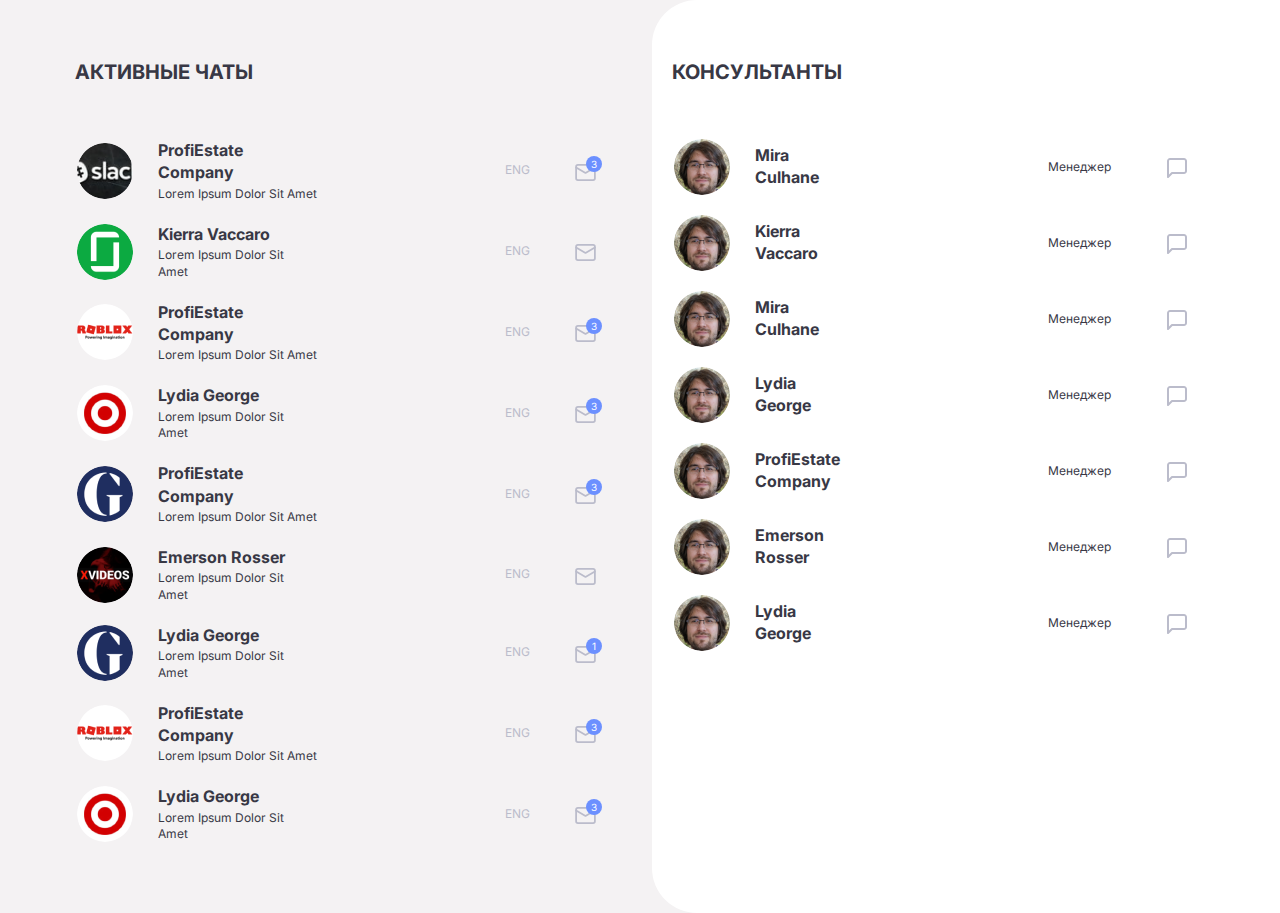
<file: app/active3.html>
<!DOCTYPE html>
<html lang="ru">

<head>

	<meta charset="utf-8">
	<title>Активные чаты</title>
	<meta name="description" content="Startup HTML Optimized">
	<meta name="viewport" content="width=device-width">
	<link rel="icon" href="img/favicon.ico">

	<link rel="stylesheet" href="css/app.min.css?v=1">
	<link rel="preconnect" href="https://fonts.gstatic.com">
	<link href="https://fonts.googleapis.com/css2?family=Inter:wght@100;200;300;400;500;600;700;800;900&display=swap" rel="stylesheet">
	<script src="js/app.min.js" defer></script>

</head>

<body>

	<section class="active chat section">
		<div class="chat__container container">

			<div class="active__wrap">
				<div class="active__header">
					<h2>Активные чаты</h2>
				</div>
				<a href="#" class="active__line">
					<div class="active__line_wrap">
						<div class="active__line_img">
							<img src="img/avatar.png" alt="">
						</div>
						<div class="chat__profile_desc">
							<p class="chat__profile_name">ProfiEstate Company</p>
							<p class="chat__profile_text">Lorem Ipsum Dolor Sit Amet</p>
						</div>
					</div>
					<div class="active__line_wrap">
						<span class="active__line_lang">Eng</span>
						<span class="active__line_message">
							<svg width="21" height="17" viewBox="0 0 23 19" fill="none" xmlns="http://www.w3.org/2000/svg">
								<path d="M3.1 1H19.9C21.055 1 22 1.95625 22 3.125V15.875C22 17.0438 21.055 18 19.9 18H3.1C1.945 18 1 17.0438 1 15.875V3.125C1 1.95625 1.945 1 3.1 1Z" stroke="#BBBCCB" stroke-width="2" stroke-linecap="round" stroke-linejoin="round"/>
								<path d="M22 4L11.5 10L1 4" stroke="#BBBCCB" stroke-width="2" stroke-linecap="round" stroke-linejoin="round"/>
							</svg>
							<span>3</span>
						</span>
					</div>
				</a>
				<a href="#" class="active__line">
					<div class="active__line_wrap">
						<div class="active__line_img">
							<img src="img/avatar2.png" alt="">
						</div>
						<div class="chat__profile_desc">
							<p class="chat__profile_name">Kierra Vaccaro</p>
							<p class="chat__profile_text">Lorem Ipsum Dolor Sit Amet</p>
						</div>
					</div>
					<div class="active__line_wrap">
						<span class="active__line_lang">Eng</span>
						<span class="active__line_message">
							<svg width="21" height="17" viewBox="0 0 23 19" fill="none" xmlns="http://www.w3.org/2000/svg">
								<path d="M3.1 1H19.9C21.055 1 22 1.95625 22 3.125V15.875C22 17.0438 21.055 18 19.9 18H3.1C1.945 18 1 17.0438 1 15.875V3.125C1 1.95625 1.945 1 3.1 1Z" stroke="#BBBCCB" stroke-width="2" stroke-linecap="round" stroke-linejoin="round"/>
								<path d="M22 4L11.5 10L1 4" stroke="#BBBCCB" stroke-width="2" stroke-linecap="round" stroke-linejoin="round"/>
							</svg>
						</span>
					</div>
				</a>
				<a href="#" class="active__line">
					<div class="active__line_wrap">
						<div class="active__line_img">
							<img src="img/avatar3.png" alt="">
						</div>
						<div class="chat__profile_desc">
							<p class="chat__profile_name">ProfiEstate Company</p>
							<p class="chat__profile_text">Lorem Ipsum Dolor Sit Amet</p>
						</div>
					</div>
					<div class="active__line_wrap">
						<span class="active__line_lang">Eng</span>
						<span class="active__line_message">
							<svg width="21" height="17" viewBox="0 0 23 19" fill="none" xmlns="http://www.w3.org/2000/svg">
								<path d="M3.1 1H19.9C21.055 1 22 1.95625 22 3.125V15.875C22 17.0438 21.055 18 19.9 18H3.1C1.945 18 1 17.0438 1 15.875V3.125C1 1.95625 1.945 1 3.1 1Z" stroke="#BBBCCB" stroke-width="2" stroke-linecap="round" stroke-linejoin="round"/>
								<path d="M22 4L11.5 10L1 4" stroke="#BBBCCB" stroke-width="2" stroke-linecap="round" stroke-linejoin="round"/>
							</svg>
							<span>3</span>
						</span>
					</div>
				</a>
				<a href="#" class="active__line">
					<div class="active__line_wrap">
						<div class="active__line_img">
							<img src="img/avatar4.png" alt="">
						</div>
						<div class="chat__profile_desc">
							<p class="chat__profile_name">Lydia George</p>
							<p class="chat__profile_text">Lorem Ipsum Dolor Sit Amet</p>
						</div>
					</div>
					<div class="active__line_wrap">
						<span class="active__line_lang">Eng</span>
						<span class="active__line_message">
							<svg width="21" height="17" viewBox="0 0 23 19" fill="none" xmlns="http://www.w3.org/2000/svg">
								<path d="M3.1 1H19.9C21.055 1 22 1.95625 22 3.125V15.875C22 17.0438 21.055 18 19.9 18H3.1C1.945 18 1 17.0438 1 15.875V3.125C1 1.95625 1.945 1 3.1 1Z" stroke="#BBBCCB" stroke-width="2" stroke-linecap="round" stroke-linejoin="round"/>
								<path d="M22 4L11.5 10L1 4" stroke="#BBBCCB" stroke-width="2" stroke-linecap="round" stroke-linejoin="round"/>
							</svg>
							<span>3</span>
						</span>
					</div>
				</a>
				<a href="#" class="active__line">
					<div class="active__line_wrap">
						<div class="active__line_img">
							<img src="img/avatar5.png" alt="">
						</div>
						<div class="chat__profile_desc">
							<p class="chat__profile_name">ProfiEstate Company</p>
							<p class="chat__profile_text">Lorem Ipsum Dolor Sit Amet</p>
						</div>
					</div>
					<div class="active__line_wrap">
						<span class="active__line_lang">Eng</span>
						<span class="active__line_message">
							<svg width="21" height="17" viewBox="0 0 23 19" fill="none" xmlns="http://www.w3.org/2000/svg">
								<path d="M3.1 1H19.9C21.055 1 22 1.95625 22 3.125V15.875C22 17.0438 21.055 18 19.9 18H3.1C1.945 18 1 17.0438 1 15.875V3.125C1 1.95625 1.945 1 3.1 1Z" stroke="#BBBCCB" stroke-width="2" stroke-linecap="round" stroke-linejoin="round"/>
								<path d="M22 4L11.5 10L1 4" stroke="#BBBCCB" stroke-width="2" stroke-linecap="round" stroke-linejoin="round"/>
							</svg>
							<span>3</span>
						</span>
					</div>
				</a>
				<a href="#" class="active__line">
					<div class="active__line_wrap">
						<div class="active__line_img">
							<img src="img/avatar6.png" alt="">
						</div>
						<div class="chat__profile_desc">
							<p class="chat__profile_name">Emerson Rosser</p>
							<p class="chat__profile_text">Lorem Ipsum Dolor Sit Amet</p>
						</div>
					</div>
					<div class="active__line_wrap">
						<span class="active__line_lang">Eng</span>
						<span class="active__line_message">
							<svg width="21" height="17" viewBox="0 0 23 19" fill="none" xmlns="http://www.w3.org/2000/svg">
								<path d="M3.1 1H19.9C21.055 1 22 1.95625 22 3.125V15.875C22 17.0438 21.055 18 19.9 18H3.1C1.945 18 1 17.0438 1 15.875V3.125C1 1.95625 1.945 1 3.1 1Z" stroke="#BBBCCB" stroke-width="2" stroke-linecap="round" stroke-linejoin="round"/>
								<path d="M22 4L11.5 10L1 4" stroke="#BBBCCB" stroke-width="2" stroke-linecap="round" stroke-linejoin="round"/>
							</svg>
						</span>
					</div>
				</a>
				<a href="#" class="active__line">
					<div class="active__line_wrap">
						<div class="active__line_img">
							<img src="img/avatar5.png" alt="">
						</div>
						<div class="chat__profile_desc">
							<p class="chat__profile_name">Lydia George</p>
							<p class="chat__profile_text">Lorem Ipsum Dolor Sit Amet</p>
						</div>
					</div>
					<div class="active__line_wrap">
						<span class="active__line_lang">Eng</span>
						<span class="active__line_message">
							<svg width="21" height="17" viewBox="0 0 23 19" fill="none" xmlns="http://www.w3.org/2000/svg">
								<path d="M3.1 1H19.9C21.055 1 22 1.95625 22 3.125V15.875C22 17.0438 21.055 18 19.9 18H3.1C1.945 18 1 17.0438 1 15.875V3.125C1 1.95625 1.945 1 3.1 1Z" stroke="#BBBCCB" stroke-width="2" stroke-linecap="round" stroke-linejoin="round"/>
								<path d="M22 4L11.5 10L1 4" stroke="#BBBCCB" stroke-width="2" stroke-linecap="round" stroke-linejoin="round"/>
							</svg>
							<span>1</span>
						</span>
					</div>
				</a>
				<a href="#" class="active__line">
					<div class="active__line_wrap">
						<div class="active__line_img">
							<img src="img/avatar3.png" alt="">
						</div>
						<div class="chat__profile_desc">
							<p class="chat__profile_name">ProfiEstate Company</p>
							<p class="chat__profile_text">Lorem Ipsum Dolor Sit Amet</p>
						</div>
					</div>
					<div class="active__line_wrap">
						<span class="active__line_lang">Eng</span>
						<span class="active__line_message">
							<svg width="21" height="17" viewBox="0 0 23 19" fill="none" xmlns="http://www.w3.org/2000/svg">
								<path d="M3.1 1H19.9C21.055 1 22 1.95625 22 3.125V15.875C22 17.0438 21.055 18 19.9 18H3.1C1.945 18 1 17.0438 1 15.875V3.125C1 1.95625 1.945 1 3.1 1Z" stroke="#BBBCCB" stroke-width="2" stroke-linecap="round" stroke-linejoin="round"/>
								<path d="M22 4L11.5 10L1 4" stroke="#BBBCCB" stroke-width="2" stroke-linecap="round" stroke-linejoin="round"/>
							</svg>
							<span>3</span>
						</span>
					</div>
				</a>
				<a href="#" class="active__line">
					<div class="active__line_wrap">
						<div class="active__line_img">
							<img src="img/avatar4.png" alt="">
						</div>
						<div class="chat__profile_desc">
							<p class="chat__profile_name">Lydia George</p>
							<p class="chat__profile_text">Lorem Ipsum Dolor Sit Amet</p>
						</div>
					</div>
					<div class="active__line_wrap">
						<span class="active__line_lang">Eng</span>
						<span class="active__line_message">
							<svg width="21" height="17" viewBox="0 0 23 19" fill="none" xmlns="http://www.w3.org/2000/svg">
								<path d="M3.1 1H19.9C21.055 1 22 1.95625 22 3.125V15.875C22 17.0438 21.055 18 19.9 18H3.1C1.945 18 1 17.0438 1 15.875V3.125C1 1.95625 1.945 1 3.1 1Z" stroke="#BBBCCB" stroke-width="2" stroke-linecap="round" stroke-linejoin="round"/>
								<path d="M22 4L11.5 10L1 4" stroke="#BBBCCB" stroke-width="2" stroke-linecap="round" stroke-linejoin="round"/>
							</svg>
							<span>3</span>
						</span>
					</div>
				</a>
			</div>

			<div class="active__wrap">
				<div class="chat__bg"></div>
				<div class="active__header">
					<h2>консультанты</h2>
				</div>
				
				<a href="#" class="active__line">
					<div class="active__line_wrap">
						<div class="active__line_img">
							<img src="img/avatar8.png" alt="">
						</div>
						<div class="chat__profile_desc">
							<p class="chat__profile_name">Mira Culhane</p>
						</div>
					</div>
					<div class="active__line_wrap">
						<span class="active__line_meneger">Менеджер</span>
						<button class="active__line_message">
							<svg width="20" height="20" viewBox="0 0 20 20" fill="none" xmlns="http://www.w3.org/2000/svg">
								<path d="M19 13C19 13.5304 18.7893 14.0391 18.4142 14.4142C18.0391 14.7893 17.5304 15 17 15H5L1 19V3C1 2.46957 1.21071 1.96086 1.58579 1.58579C1.96086 1.21071 2.46957 1 3 1H17C17.5304 1 18.0391 1.21071 18.4142 1.58579C18.7893 1.96086 19 2.46957 19 3V13Z" stroke="#BBBCCB" stroke-width="2" stroke-linecap="round" stroke-linejoin="round"/>
							</svg>
						</button>
					</div>
				</a>
				<a href="#" class="active__line">
					<div class="active__line_wrap">
						<div class="active__line_img">
							<img src="img/avatar8.png" alt="">
						</div>
						<div class="chat__profile_desc">
							<p class="chat__profile_name">Kierra Vaccaro</p>
						</div>
					</div>
					<div class="active__line_wrap">
						<span class="active__line_meneger">Менеджер</span>
						<button class="active__line_message">
							<svg width="20" height="20" viewBox="0 0 20 20" fill="none" xmlns="http://www.w3.org/2000/svg">
								<path d="M19 13C19 13.5304 18.7893 14.0391 18.4142 14.4142C18.0391 14.7893 17.5304 15 17 15H5L1 19V3C1 2.46957 1.21071 1.96086 1.58579 1.58579C1.96086 1.21071 2.46957 1 3 1H17C17.5304 1 18.0391 1.21071 18.4142 1.58579C18.7893 1.96086 19 2.46957 19 3V13Z" stroke="#BBBCCB" stroke-width="2" stroke-linecap="round" stroke-linejoin="round"/>
							</svg>
						</button>
					</div>
				</a>
				<a href="#" class="active__line">
					<div class="active__line_wrap">
						<div class="active__line_img">
							<img src="img/avatar8.png" alt="">
						</div>
						<div class="chat__profile_desc">
							<p class="chat__profile_name">Mira Culhane</p>
						</div>
					</div>
					<div class="active__line_wrap">
						<span class="active__line_meneger">Менеджер</span>
						<button class="active__line_message">
							<svg width="20" height="20" viewBox="0 0 20 20" fill="none" xmlns="http://www.w3.org/2000/svg">
								<path d="M19 13C19 13.5304 18.7893 14.0391 18.4142 14.4142C18.0391 14.7893 17.5304 15 17 15H5L1 19V3C1 2.46957 1.21071 1.96086 1.58579 1.58579C1.96086 1.21071 2.46957 1 3 1H17C17.5304 1 18.0391 1.21071 18.4142 1.58579C18.7893 1.96086 19 2.46957 19 3V13Z" stroke="#BBBCCB" stroke-width="2" stroke-linecap="round" stroke-linejoin="round"/>
							</svg>
						</button>
					</div>
				</a>
				<a href="#" class="active__line">
					<div class="active__line_wrap">
						<div class="active__line_img">
							<img src="img/avatar8.png" alt="">
						</div>
						<div class="chat__profile_desc">
							<p class="chat__profile_name">Lydia George</p>
						</div>
					</div>
					<div class="active__line_wrap">
						<span class="active__line_meneger">Менеджер</span>
						<button class="active__line_message">
							<svg width="20" height="20" viewBox="0 0 20 20" fill="none" xmlns="http://www.w3.org/2000/svg">
								<path d="M19 13C19 13.5304 18.7893 14.0391 18.4142 14.4142C18.0391 14.7893 17.5304 15 17 15H5L1 19V3C1 2.46957 1.21071 1.96086 1.58579 1.58579C1.96086 1.21071 2.46957 1 3 1H17C17.5304 1 18.0391 1.21071 18.4142 1.58579C18.7893 1.96086 19 2.46957 19 3V13Z" stroke="#BBBCCB" stroke-width="2" stroke-linecap="round" stroke-linejoin="round"/>
							</svg>
						</button>
					</div>
				</a>
				<a href="#" class="active__line">
					<div class="active__line_wrap">
						<div class="active__line_img">
							<img src="img/avatar8.png" alt="">
						</div>
						<div class="chat__profile_desc">
							<p class="chat__profile_name">ProfiEstate Company</p>
						</div>
					</div>
					<div class="active__line_wrap">
						<span class="active__line_meneger">Менеджер</span>
						<button class="active__line_message">
							<svg width="20" height="20" viewBox="0 0 20 20" fill="none" xmlns="http://www.w3.org/2000/svg">
								<path d="M19 13C19 13.5304 18.7893 14.0391 18.4142 14.4142C18.0391 14.7893 17.5304 15 17 15H5L1 19V3C1 2.46957 1.21071 1.96086 1.58579 1.58579C1.96086 1.21071 2.46957 1 3 1H17C17.5304 1 18.0391 1.21071 18.4142 1.58579C18.7893 1.96086 19 2.46957 19 3V13Z" stroke="#BBBCCB" stroke-width="2" stroke-linecap="round" stroke-linejoin="round"/>
							</svg>
						</button>
					</div>
				</a>
				<a href="#" class="active__line">
					<div class="active__line_wrap">
						<div class="active__line_img">
							<img src="img/avatar8.png" alt="">
						</div>
						<div class="chat__profile_desc">
							<p class="chat__profile_name">Emerson Rosser</p>
						</div>
					</div>
					<div class="active__line_wrap">
						<span class="active__line_meneger">Менеджер</span>
						<button class="active__line_message">
							<svg width="20" height="20" viewBox="0 0 20 20" fill="none" xmlns="http://www.w3.org/2000/svg">
								<path d="M19 13C19 13.5304 18.7893 14.0391 18.4142 14.4142C18.0391 14.7893 17.5304 15 17 15H5L1 19V3C1 2.46957 1.21071 1.96086 1.58579 1.58579C1.96086 1.21071 2.46957 1 3 1H17C17.5304 1 18.0391 1.21071 18.4142 1.58579C18.7893 1.96086 19 2.46957 19 3V13Z" stroke="#BBBCCB" stroke-width="2" stroke-linecap="round" stroke-linejoin="round"/>
							</svg>
						</button>
					</div>
				</a>
				<a href="#" class="active__line">
					<div class="active__line_wrap">
						<div class="active__line_img">
							<img src="img/avatar8.png" alt="">
						</div>
						<div class="chat__profile_desc">
							<p class="chat__profile_name">Lydia George</p>
						</div>
					</div>
					<div class="active__line_wrap">
						<span class="active__line_meneger">Менеджер</span>
						<button class="active__line_message">
							<svg width="20" height="20" viewBox="0 0 20 20" fill="none" xmlns="http://www.w3.org/2000/svg">
								<path d="M19 13C19 13.5304 18.7893 14.0391 18.4142 14.4142C18.0391 14.7893 17.5304 15 17 15H5L1 19V3C1 2.46957 1.21071 1.96086 1.58579 1.58579C1.96086 1.21071 2.46957 1 3 1H17C17.5304 1 18.0391 1.21071 18.4142 1.58579C18.7893 1.96086 19 2.46957 19 3V13Z" stroke="#BBBCCB" stroke-width="2" stroke-linecap="round" stroke-linejoin="round"/>
							</svg>
						</button>
					</div>
				</a>
			</div>
			
		</div>
	</section>

	<div class="modal" id="modal__edits">
		<form action="#" class="modal__form form" method="POST">
	
			<button class="close modal__close" type="button">
				<span></span>
				<span></span>
			</button>
	
				<input type="hidden" name="subject" value="Добавить елемент в слайдер">
	
				<div class="form__item">
					<input type="text" name="name" placeholder="Имя" class="form__input _req">
				</div>
	
				<div class="form__item">
					<input type="text" name="name" placeholder="Фамилия" class="form__input _req">
				</div>

				<div class="form__item">
					<div class="form__label">Левша или правша?</div>
					<div class="form__options">
						<div class="form__options_item">
							<input id="formRigth" type="radio" value="raight" name="hand" class="form__options_input" checked>
							<label for="formRigth" class="form__options_label"><span>Правша</span></label>
						</div>
						<div class="form__options_item">
							<input id="formLeft" type="radio" value="left" name="hand" class="form__options_input">
							<label for="formLeft" class="form__options_label"><span>Левша</span></label>
						</div>
					</div>
				</div>
	
				<div class="form__item">
					<textarea name="message" id="formMessage" class="form__textarea" placeholder="Информация"></textarea>
				</div>
	
				<div class="form__item">
					<div class="form__label">Возраст:</div>
					<select name="age" id="formAge" class="form__select">
						<option value="18" selected="selected">18</option>
						<option value="25">25</option>
						<option value="30">30</option>
						<option value="50">50</option>
					</select>
				</div>
	
					<div class="form__item">
						<div class="form__label">Прикрепить фото:</div>
						<div class="form__file formImgFile">
							<div class="form__file_item">
								<input accept=".jpg, .png, .gif, .ico" type="file" name="image" class="formImage form__file_input">
								<label class="formLebel form__file_button btn">Выбрать</label>
							</div>
							<div id="formPreview" class="formPreview form__file_preview"></div>
						</div>
					</div>
	
				<div class="form__item">
					<div class="form__checkbox">
						<input id="formAgreement" checked type="checkbox" name="agreement" class="form__checkbox_input _req">
						<label for="formAgreement" class="form__checkbox_label"><span>Персональные данные <a href="#">Файл</a></span></label>
					</div>
				</div>
	
				<div class="form__btn">
					<button type="submit" class="btn form__btn_button" name="submit">Отправить</button>
				</div>
	
		</form>
	</div>

</body>
</html>
</file>
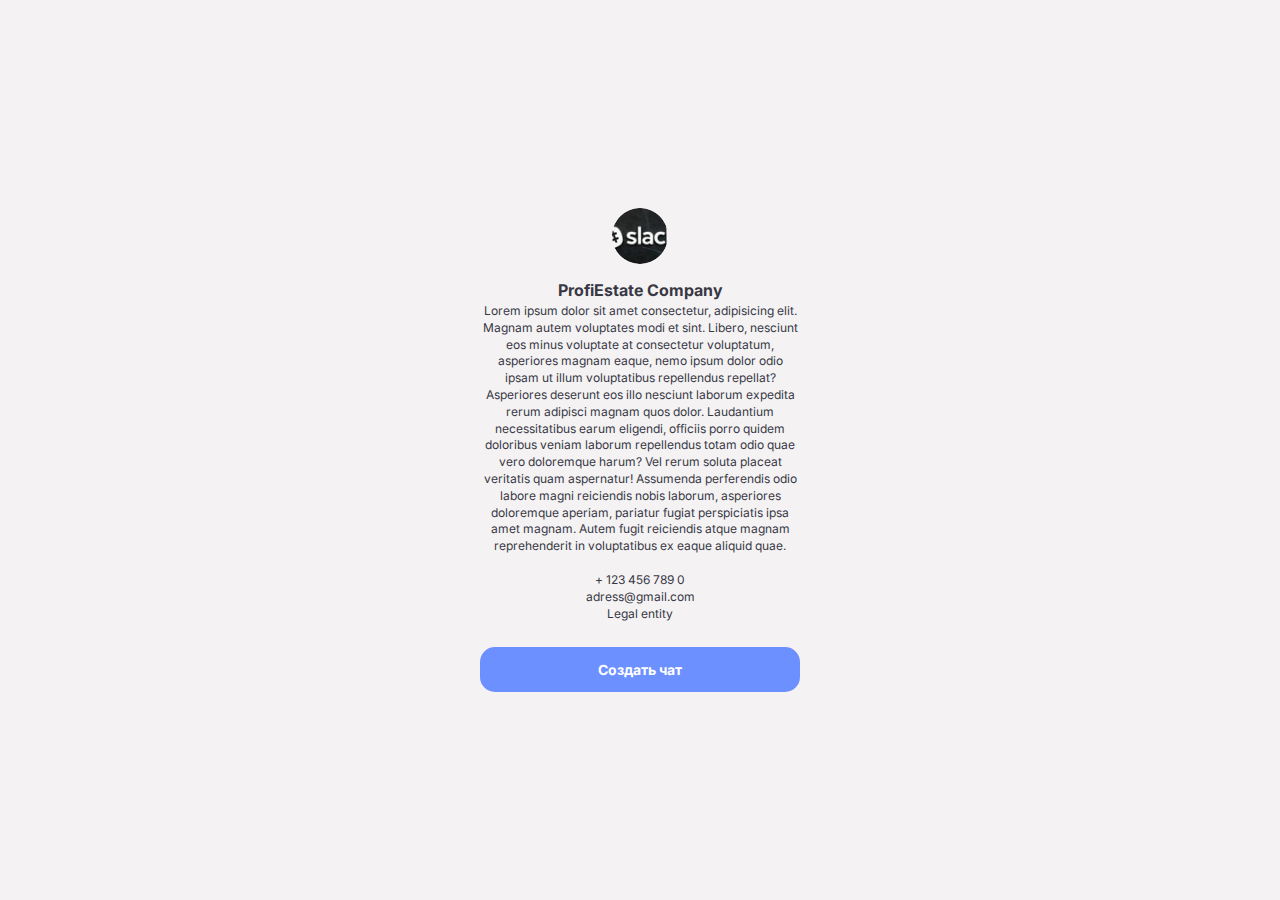
<file: app/btn.html>
<!DOCTYPE html>
<html lang="ru">

<head>

	<meta charset="utf-8">
	<title>Chat</title>
	<meta name="description" content="Startup HTML Optimized">
	<meta name="viewport" content="width=device-width">
	<link rel="icon" href="img/favicon.ico">

	<link rel="stylesheet" href="css/app.min.css?v=1">
	<link rel="preconnect" href="https://fonts.gstatic.com">
	<link href="https://fonts.googleapis.com/css2?family=Inter:wght@100;200;300;400;500;600;700;800;900&display=swap" rel="stylesheet">
	<script src="js/app.min.js" defer></script>

</head>

<body>

	<section class="chat section">
		<div class="chat__container container">


			<div class="block">
				<div>
					<div class="chat__profile_logo">
						<img src="img/avatar.png" alt="">
					</div>
	
					<div class="chat__profile_desc">
						<p class="chat__profile_name">ProfiEstate Company</p>
						<p class="chat__profile_text">
							Lorem ipsum dolor sit amet consectetur, adipisicing elit. Magnam autem voluptates modi et sint. Libero, nesciunt eos minus voluptate at consectetur voluptatum, asperiores magnam eaque, nemo ipsum dolor odio ipsam ut illum voluptatibus repellendus repellat? Asperiores deserunt eos illo nesciunt laborum expedita rerum adipisci magnam quos dolor. Laudantium necessitatibus earum eligendi, officiis porro quidem doloribus veniam laborum repellendus totam odio quae vero doloremque harum? Vel rerum soluta placeat veritatis quam aspernatur! Assumenda perferendis odio labore magni reiciendis nobis laborum, asperiores doloremque aperiam, pariatur fugiat perspiciatis ipsa amet magnam. Autem fugit reiciendis atque magnam reprehenderit in voluptatibus ex eaque aliquid quae.
						</p>
					</div>
	
					<div class="chat__profile_info">
						<p>
							<a href="tel:+1234567890">+ 123 456 789 0</a>
						</p>
						<p>
							<a href="mailto:adress@gmail.com">adress@gmail.com</a>
						</p>
						<p>Legal entity</p>
					</div>
					<a href="#" class="btn">Создать чат</a>
				</div>
			</div>

		</div>
	</section>

</body>
</html>
</file>
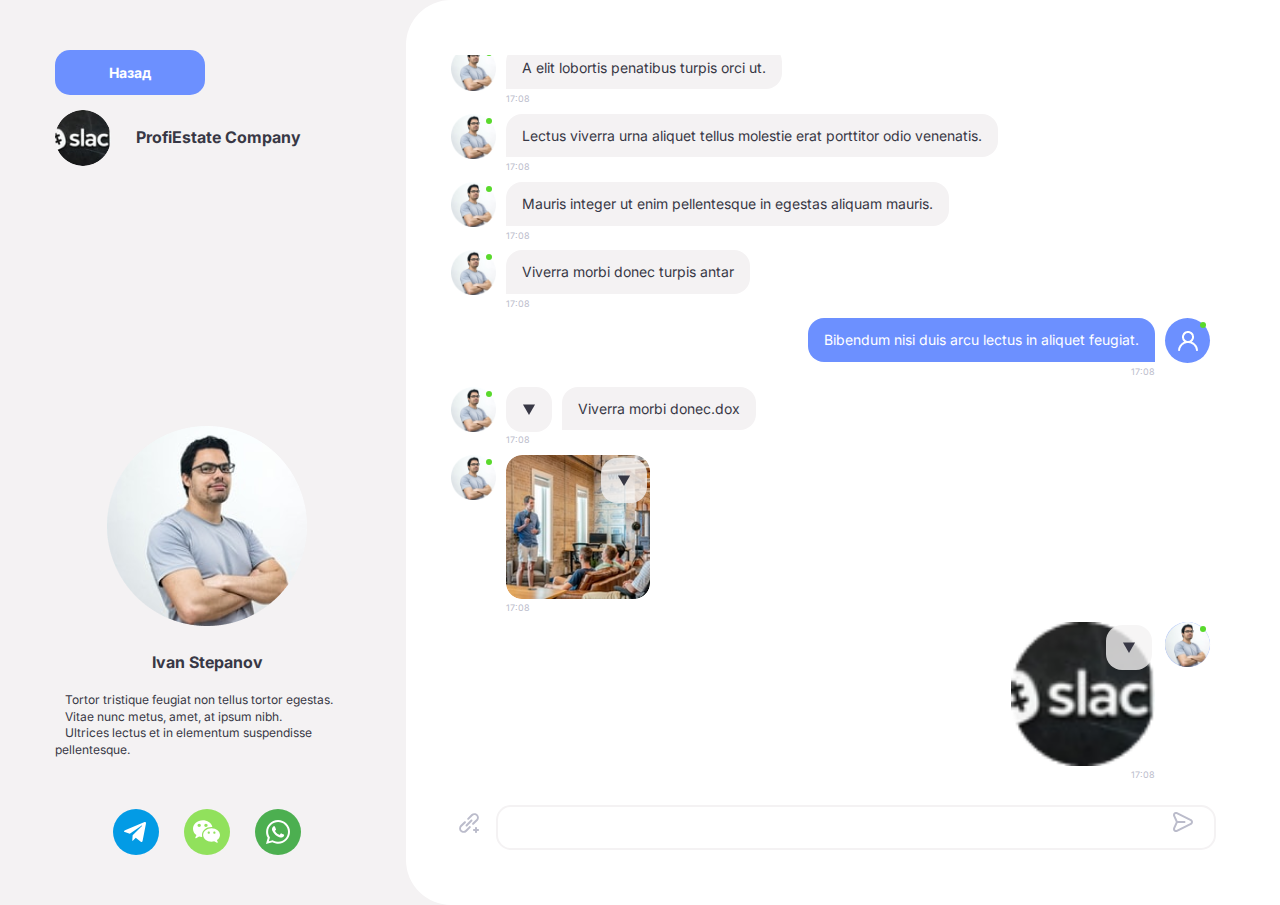
<file: app/chat.html>
<!DOCTYPE html>
<html lang="ru">

<head>

	<meta charset="utf-8">
	<title>Chat</title>
	<meta name="description" content="Startup HTML Optimized">
	<meta name="viewport" content="width=device-width">
	<link rel="icon" href="img/favicon.ico">

	<link rel="stylesheet" href="css/app.min.css?v=1">
	<link rel="preconnect" href="https://fonts.gstatic.com">
	<link href="https://fonts.googleapis.com/css2?family=Inter:wght@100;200;300;400;500;600;700;800;900&display=swap" rel="stylesheet">
	<script src="js/app.min.js" defer></script>

</head>

<body>

	<section class="chat section">
		<div class="chat__container container">

			<div class="chat__nav">

				<div class="chat__profile">
					<div class="chat__profile_btn">
						<a href="#" class="btn">Назад</a>
					</div>
					<div class="chat__profile_logo">
						<img src="img/avatar.png" alt="">
					</div>

					<div class="chat__profile_desc">
						<p class="chat__profile_name">ProfiEstate Company</p>
					</div>

				</div>

				<div class="chat__сonsultant">
					<div class="chat__сonsultant_img">
						<img src="img/сonsultant.png" alt="">
					</div>
					<p class="chat__сonsultant_name">Ivan Stepanov</p>
					<div class="chat__сonsultant_desc">
						<p>Tortor tristique feugiat non tellus tortor egestas.</p>
						<p>Vitae nunc metus, amet, at ipsum nibh.</p>
						<p>Ultrices lectus et in elementum suspendisse pellentesque.</p>
					</div>
					<div class="chat__сonsultant_soc">
						<a href="#"><img src="img/telegram.svg" alt=""></a>
						<a href="#"><img src="img/wechat.svg" alt=""></a>
						<a href="#"><img src="img/whatsapp.svg" alt=""></a>
					</div>
				</div>
			</div>

			<div class="chat__wrap">
				<div class="chat__bg"></div>
				<div class="chat__message">
					<div class="chat__message_line">
						<div class="chat__message_img">
							<span></span>
							<img src="img/сonsultant.png" alt="">
						</div>
						<div class="chat__message_block">
							<p>A elit lobortis penatibus turpis orci ut. Massa nulla ultrices faucibus amet.</p>
							<span>17:08</span>
						</div>
					</div>
					<div class="chat__message_line chat__message_line--client">
						<div class="chat__message_img">
							<span></span>
							<img src="img/icon-profile.png" alt="">
						</div>
						<div class="chat__message_block">
							<p>A elit lobortis penatibus turpis orci ut. Massa nulla ultrices faucibus amet.</p>
							<span>17:08</span>
						</div>
					</div>
					<div class="chat__message_line">
						<div class="chat__message_img">
							<span></span>
							<img src="img/сonsultant.png" alt="">
						</div>
						<div class="chat__message_block">
							<p>A elit lobortis penatibus turpis orci ut. Massa nulla ultrices faucibus amet.</p>
						</div>
					</div>
					<div class="chat__message_line">
						<div class="chat__message_img">
							<span></span>
							<img src="img/сonsultant.png" alt="">
						</div>
						<div class="chat__message_block">
							<p>Lectus ultricies enim, vulputate habitasse egestas egestas sed. Viverra egestas habitasse.</p>
							<span>17:08</span>
						</div>
					</div>
					<div class="chat__message_line chat__message_line--client">
						<div class="chat__message_img">
							<span></span>
							<img src="img/icon-profile.png" alt="">
						</div>
						<div class="chat__message_block">
							<p>Lorem ipsum dolor, sit amet consectetur adipisicing elit. Deleniti ducimus molestiae tempore nulla nostrum natus ex, ipsum molestias fugiat. Suscipit molestias quae eaque repellendus, modi laborum blanditiis ipsa nesciunt rem assumenda libero et asperiores fugit quo, numquam maxime vel accusantium sed ex. Laboriosam voluptatum, unde culpa fuga, veniam officia, vero nihil molestias numquam deserunt tenetur maiores ipsam modi voluptatibus sapiente? Veritatis corrupti itaque dolor ad voluptatem odit fugiat sint qui suscipit quisquam ipsam omnis, aspernatur quos deserunt tenetur, eligendi ipsa dolores natus deleniti porro illo pariatur dolorum modi. Doloremque, illo quisquam! Esse magnam reprehenderit quo nemo modi excepturi nihil quasi!</p>
							<span>17:08</span>
						</div>
					</div>
					<div class="chat__message_line chat__message_line--client">
						<div class="chat__message_img">
							<span></span>
							<img src="img/icon-profile.png" alt="">
						</div>
						<div class="chat__message_block">
							<p>Bibendum nisi duis arcu lectus in aliquet feugiat.</p>
							<span>17:08</span>
						</div>
					</div>
					<div class="chat__message_line">
						<div class="chat__message_img">
							<span></span>
							<img src="img/сonsultant.png" alt="">
						</div>
						<div class="chat__message_block">
							<p>A elit lobortis penatibus turpis orci ut.</p>
							<span>17:08</span>
						</div>
					</div>
					<div class="chat__message_line">
						<div class="chat__message_img">
							<span></span>
							<img src="img/сonsultant.png" alt="">
						</div>
						<div class="chat__message_block">
							<p>Lectus viverra urna aliquet tellus molestie erat porttitor odio venenatis.</p>
							<span>17:08</span>
						</div>
					</div>
					<div class="chat__message_line">
						<div class="chat__message_img">
							<span></span>
							<img src="img/сonsultant.png" alt="">
						</div>
						<div class="chat__message_block">
							<p>Mauris integer ut enim pellentesque in egestas aliquam mauris.</p>
							<span>17:08</span>
						</div>
					</div>
					<div class="chat__message_line">
						<div class="chat__message_img">
							<span></span>
							<img src="img/сonsultant.png" alt="">
						</div>
						<div class="chat__message_block">
							<p>Viverra morbi donec turpis antar</p>
							<span>17:08</span>
						</div>
					</div>
					<div class="chat__message_line chat__message_line--client">
						<div class="chat__message_img">
							<span></span>
							<img src="img/icon-profile.png" alt="">
						</div>
						<div class="chat__message_block">
							<p>Bibendum nisi duis arcu lectus in aliquet feugiat.</p>
							<span>17:08</span>
						</div>
					</div>
					<div class="chat__message_line">
						<div class="chat__message_img">
							<span></span>
							<img src="img/сonsultant.png" alt="">
						</div>
						<div class="chat__message_block">
							<button class="chat__message_file">
								<svg width="14" height="11" viewBox="0 0 14 11" fill="none" xmlns="http://www.w3.org/2000/svg">
									<path d="M7 11L0.937822 0.5L13.0622 0.499999L7 11Z" fill="#383845"/>
								</svg>
							</button>
							<p>Viverra morbi donec.dox</p>
							<span>17:08</span>
						</div>
					</div>
					<div class="chat__message_line">
						<div class="chat__message_img">
							<span></span>
							<img src="img/сonsultant.png" alt="">
						</div>
						<div class="chat__message_image-file chat__message_block">
							<button class="chat__message_file">
								<svg width="14" height="11" viewBox="0 0 14 11" fill="none" xmlns="http://www.w3.org/2000/svg">
									<path d="M7 11L0.937822 0.5L13.0622 0.499999L7 11Z" fill="#383845"/>
								</svg>
							</button>
							<img src="img/Rectangle.png" alt="">
							<span>17:08</span>
						</div>
					</div>
					<div class="chat__message_line chat__message_line--client">
						<div class="chat__message_img">
							<span></span>
							<img src="img/сonsultant.png" alt="">
						</div>
						<div class="chat__message_image-file chat__message_block">
							<button class="chat__message_file">
								<svg width="14" height="11" viewBox="0 0 14 11" fill="none" xmlns="http://www.w3.org/2000/svg">
									<path d="M7 11L0.937822 0.5L13.0622 0.499999L7 11Z" fill="#383845"/>
								</svg>
							</button>
							<img src="img/avatar.png" alt="">
							<span>17:08</span>
						</div>
					</div>
				</div>
				<form action="#" class="chat__form">
					<button class="chat__form_file modal__file">
						<svg width="24" height="24" viewBox="0 0 24 24" fill="none" xmlns="http://www.w3.org/2000/svg">
							<path d="M12.11 15.39L8.23 19.27C8.00052 19.5004 7.7278 19.6832 7.42749 19.8079C7.12718 19.9327 6.80519 19.9969 6.48 19.9969C6.15482 19.9969 5.83283 19.9327 5.53252 19.8079C5.23221 19.6832 4.95949 19.5004 4.73 19.27C4.4984 19.0412 4.31453 18.7687 4.18903 18.4683C4.06353 18.1679 3.99891 17.8456 3.99891 17.52C3.99891 17.1944 4.06353 16.8721 4.18903 16.5717C4.31453 16.2713 4.4984 15.9988 4.73 15.77L8.61 11.89C8.79831 11.7017 8.9041 11.4463 8.9041 11.18C8.9041 10.9137 8.79831 10.6583 8.61 10.47C8.4217 10.2817 8.16631 10.1759 7.9 10.1759C7.6337 10.1759 7.37831 10.2817 7.19 10.47L3.31 14.36C2.52836 15.2108 2.10562 16.3307 2.13008 17.4857C2.15453 18.6408 2.62429 19.7418 3.44124 20.5588C4.25819 21.3757 5.35917 21.8455 6.51425 21.8699C7.66934 21.8944 8.78921 21.4716 9.64 20.69L13.53 16.81C13.7183 16.6217 13.8241 16.3663 13.8241 16.1C13.8241 15.8337 13.7183 15.5783 13.53 15.39C13.3417 15.2017 13.0863 15.0959 12.82 15.0959C12.5537 15.0959 12.2983 15.2017 12.11 15.39ZM8.83 15.17C8.92344 15.2627 9.03426 15.336 9.1561 15.3858C9.27794 15.4355 9.4084 15.4608 9.54 15.46C9.67161 15.4608 9.80207 15.4355 9.92391 15.3858C10.0457 15.336 10.1566 15.2627 10.25 15.17L15.17 10.25C15.3583 10.0617 15.4641 9.80629 15.4641 9.53999C15.4641 9.27369 15.3583 9.01829 15.17 8.82999C14.9817 8.64169 14.7263 8.5359 14.46 8.5359C14.1937 8.5359 13.9383 8.64169 13.75 8.82999L8.83 13.75C8.73628 13.843 8.66188 13.9536 8.61111 14.0754C8.56034 14.1973 8.53421 14.328 8.53421 14.46C8.53421 14.592 8.56034 14.7227 8.61111 14.8446C8.66188 14.9664 8.73628 15.077 8.83 15.17ZM21 18H20V17C20 16.7348 19.8946 16.4804 19.7071 16.2929C19.5196 16.1053 19.2652 16 19 16C18.7348 16 18.4804 16.1053 18.2929 16.2929C18.1054 16.4804 18 16.7348 18 17V18H17C16.7348 18 16.4804 18.1053 16.2929 18.2929C16.1054 18.4804 16 18.7348 16 19C16 19.2652 16.1054 19.5196 16.2929 19.7071C16.4804 19.8946 16.7348 20 17 20H18V21C18 21.2652 18.1054 21.5196 18.2929 21.7071C18.4804 21.8946 18.7348 22 19 22C19.2652 22 19.5196 21.8946 19.7071 21.7071C19.8946 21.5196 20 21.2652 20 21V20H21C21.2652 20 21.5196 19.8946 21.7071 19.7071C21.8946 19.5196 22 19.2652 22 19C22 18.7348 21.8946 18.4804 21.7071 18.2929C21.5196 18.1053 21.2652 18 21 18ZM16.81 13.53L20.69 9.63999C21.4716 8.7892 21.8944 7.66932 21.8699 6.51424C21.8455 5.35915 21.3757 4.25817 20.5588 3.44122C19.7418 2.62427 18.6408 2.15452 17.4858 2.13006C16.3307 2.10561 15.2108 2.52835 14.36 3.30999L10.47 7.18999C10.3768 7.28323 10.3028 7.39392 10.2523 7.51574C10.2019 7.63756 10.1759 7.76813 10.1759 7.89999C10.1759 8.03185 10.2019 8.16242 10.2523 8.28424C10.3028 8.40606 10.3768 8.51675 10.47 8.60999C10.5632 8.70323 10.6739 8.77719 10.7958 8.82765C10.9176 8.87811 11.0481 8.90408 11.18 8.90408C11.3119 8.90408 11.4424 8.87811 11.5643 8.82765C11.6861 8.77719 11.7968 8.70323 11.89 8.60999L15.77 4.72999C15.9995 4.49959 16.2722 4.31678 16.5725 4.19204C16.8728 4.0673 17.1948 4.00309 17.52 4.00309C17.8452 4.00309 18.1672 4.0673 18.4675 4.19204C18.7678 4.31678 19.0405 4.49959 19.27 4.72999C19.5016 4.9588 19.6855 5.2313 19.811 5.5317C19.9365 5.8321 20.0011 6.15443 20.0011 6.47999C20.0011 6.80555 19.9365 7.12788 19.811 7.42828C19.6855 7.72868 19.5016 8.00118 19.27 8.22999L15.39 12.11C15.2963 12.203 15.2219 12.3136 15.1711 12.4354C15.1203 12.5573 15.0942 12.688 15.0942 12.82C15.0942 12.952 15.1203 13.0827 15.1711 13.2046C15.2219 13.3264 15.2963 13.437 15.39 13.53C15.483 13.6237 15.5936 13.6981 15.7154 13.7489C15.8373 13.7997 15.968 13.8258 16.1 13.8258C16.232 13.8258 16.3627 13.7997 16.4846 13.7489C16.6064 13.6981 16.717 13.6237 16.81 13.53Z" fill="#BBBCCB"/>
						</svg>
					</button>
					<div class="chat__form_line">
						<input type="text">
						<button class="chat__form_add">
							<svg width="24" height="24" viewBox="0 0 24 24" fill="none" xmlns="http://www.w3.org/2000/svg">
								<path d="M20.34 9.32001L6.34 2.32001C5.78749 2.04502 5.16362 1.94712 4.55344 2.03966C3.94326 2.1322 3.37646 2.41068 2.93033 2.83712C2.48421 3.26357 2.18046 3.81723 2.0605 4.42262C1.94054 5.02801 2.0102 5.65566 2.26 6.22001L4.66 11.59C4.71446 11.7198 4.74251 11.8592 4.74251 12C4.74251 12.1408 4.71446 12.2802 4.66 12.41L2.26 17.78C2.0567 18.2367 1.97076 18.737 2.00998 19.2354C2.0492 19.7337 2.21235 20.2144 2.48459 20.6337C2.75682 21.053 3.12953 21.3976 3.56883 21.6362C4.00812 21.8748 4.50009 21.9999 5 22C5.46823 21.9953 5.92949 21.886 6.35 21.68L20.35 14.68C20.8466 14.4302 21.264 14.0473 21.5557 13.5741C21.8474 13.1009 22.0018 12.5559 22.0018 12C22.0018 11.4441 21.8474 10.8992 21.5557 10.4259C21.264 9.9527 20.8466 9.56982 20.35 9.32001H20.34ZM19.45 12.89L5.45 19.89C5.26617 19.9783 5.05973 20.0082 4.85839 19.9759C4.65705 19.9435 4.47041 19.8503 4.32352 19.7089C4.17662 19.5674 4.07648 19.3844 4.03653 19.1844C3.99658 18.9845 4.01873 18.777 4.1 18.59L6.49 13.22C6.52094 13.1483 6.54766 13.0748 6.57 13H13.46C13.7252 13 13.9796 12.8946 14.1671 12.7071C14.3546 12.5196 14.46 12.2652 14.46 12C14.46 11.7348 14.3546 11.4804 14.1671 11.2929C13.9796 11.1054 13.7252 11 13.46 11H6.57C6.54766 10.9252 6.52094 10.8517 6.49 10.78L4.1 5.41001C4.01873 5.22297 3.99658 5.01556 4.03653 4.81558C4.07648 4.6156 4.17662 4.43261 4.32352 4.29115C4.47041 4.1497 4.65705 4.05654 4.85839 4.02416C5.05973 3.99178 5.26617 4.02174 5.45 4.11001L19.45 11.11C19.6138 11.1939 19.7513 11.3214 19.8473 11.4785C19.9433 11.6355 19.994 11.816 19.994 12C19.994 12.1841 19.9433 12.3645 19.8473 12.5216C19.7513 12.6786 19.6138 12.8061 19.45 12.89Z" fill="#BBBCCB"/>
							</svg>
						</button>
					</div>
				</form>
			</div>
			
		</div>
	</section>

	<div class="modal" id="modal__file">
		<form action="#" class="modal__form form" method="POST">
	
			<button class="close modal__close" type="button">
				<span></span>
				<span></span>
			</button>
	
			<div class="form__item">
				<div class="form__file formImgFile">
					<div class="form__file_item">
						<input accept=".jpg, .png, .gif, .ico" type="file" name="image" class="formImage form__file_input">
						<label class="formLebel form__file_button"></label>
					</div>
					<div id="formPreview" class="formPreview form__file_preview">
						<img src="img/Vector.png" alt="">
					</div>
				</div>
			</div>

			<div class="form__btn">
				<button type="submit" class="btn form__btn_button" name="submit">Загрузить</button>
			</div>

		</form>
	</div>

</body>
</html>
</file>
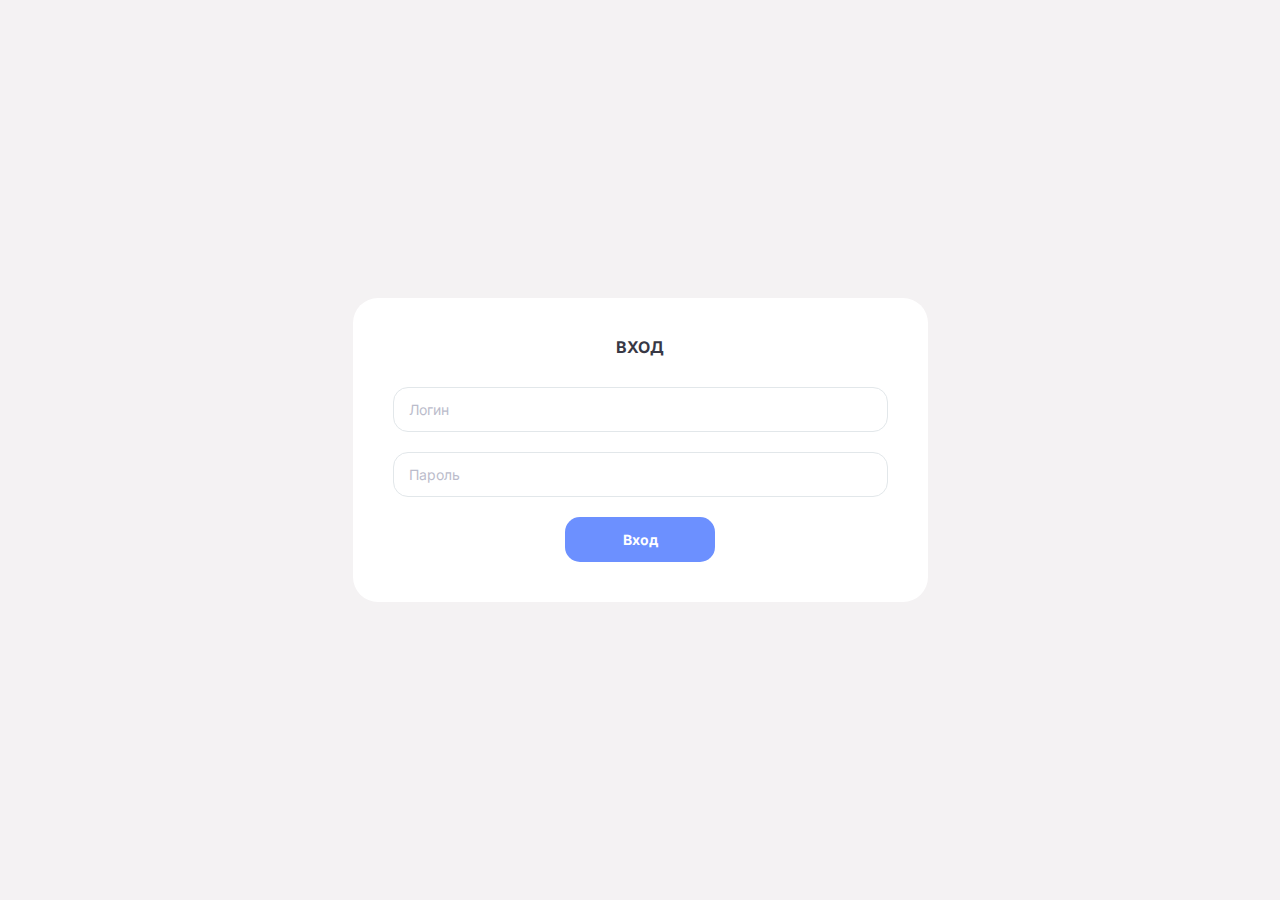
<file: app/login.html>
<!DOCTYPE html>
<html lang="ru">

<head>

	<meta charset="utf-8">
	<title>Вход</title>
	<meta name="description" content="Startup HTML Optimized">
	<meta name="viewport" content="width=device-width">
	<link rel="icon" href="img/favicon.ico">

	<link rel="stylesheet" href="css/app.min.css?v=1">
	<link rel="preconnect" href="https://fonts.gstatic.com">
	<link href="https://fonts.googleapis.com/css2?family=Inter:wght@100;200;300;400;500;600;700;800;900&display=swap" rel="stylesheet">
	<script src="js/app.min.js" defer></script>

</head>

<body>

	<section class="login section">
		<div class="login__container container">

			<form action="#" class="login__form">
				<h3>вход</h3>
				<div class="login__form_line">
					<input type="text" placeholder="Логин">
				</div>
				<div class="login__form_line">
					<input type="password" placeholder="Пароль">
				</div>
				<div class="login__form_btn">
					<button class="btn">Вход</button>
				</div>
			</form>

		</div>
	</section>

	<div class="modal" id="modal__edits">
		<form action="#" class="modal__form form" method="POST">
	
			<button class="close modal__close" type="button">
				<span></span>
				<span></span>
			</button>
	
				<h3 class="form__title">Добавить елемент в слайдер</h3>
	
				<input type="hidden" name="subject" value="Добавить елемент в слайдер">
	
				<div class="form__item">
					<label for="formName" class="form__label">Имя*</label>
					<input id="formName" type="text" name="name" placeholder="Имя" class="form__input _req">
				</div>
	
				<div class="form__item">
					<label for="formPhone" class="form__label">Телефон*</label>
					<input id="formPhone" type="tel" name="phone" placeholder="Телефон" class="form__input _req">
				</div>
	
				<div class="form__item">
					<label for="formMail">Почта*</label>
					<input id="formMail" type="email" name="mail" placeholder="Почта" class="form__input _req">
				</div> 
	
				<div class="form__item">
					<div class="form__label">Левша или правша?</div>
					<div class="form__options">
						<div class="form__options_item">
							<input id="formRigth" type="radio" value="raight" name="hand" class="form__options_input" checked>
							<label for="formRigth" class="form__options_label"><span>Правша</span></label>
						</div>
						<div class="form__options_item">
							<input id="formLeft" type="radio" value="left" name="hand" class="form__options_input">
							<label for="formLeft" class="form__options_label"><span>Левша</span></label>
						</div>
					</div>
				</div>
	
				<div class="form__item">
					<label for="formMessage" class="form__label">Сообщение</label>
					<textarea name="message" id="formMessage" class="form__textarea"></textarea>
				</div>
	
				<div class="form__item">
					<div class="form__label">Возраст:</div>
					<select name="age" id="formAge" class="form__select">
						<option value="18" selected="selected">18</option>
						<option value="25">25</option>
						<option value="30">30</option>
						<option value="50">50</option>
					</select>
				</div>
	
					<div class="form__item">
						<div class="form__label">Прикрепить фото:</div>
						<div class="form__file formImgFile">
							<div class="form__file_item">
								<input accept=".jpg, .png, .gif, .ico" type="file" name="image" class="formImage form__file_input">
								<label class="formLebel form__file_button btn">Выбрать</label>
							</div>
							<div id="formPreview" class="formPreview form__file_preview"></div>
						</div>
					</div>
	
				<div class="form__item">
					<div class="form__checkbox">
						<input id="formAgreement" checked type="checkbox" name="agreement" class="form__checkbox_input _req">
						<label for="formAgreement" class="form__checkbox_label"><span>Персональные данные <a href="#">Файл</a></span></label>
					</div>
				</div>
	
				<div class="form__btn">
					<button type="submit" class="btn form__btn_button" name="submit">Отправить</button>
				</div>
	
		</form>
	</div>

</body>
</html>
</file>
<file: app/css/app.min.css>
@charset "UTF-8";*,::after,::before{-webkit-box-sizing:border-box;box-sizing:border-box}html{font-family:sans-serif;line-height:1.15;-webkit-text-size-adjust:100%;-webkit-tap-highlight-color:transparent}article,aside,figcaption,figure,footer,header,hgroup,main,nav,section{display:block}body{margin:0;font-family:-apple-system,BlinkMacSystemFont,"Segoe UI",Roboto,"Helvetica Neue",Arial,"Noto Sans",sans-serif,"Apple Color Emoji","Segoe UI Emoji","Segoe UI Symbol","Noto Color Emoji";font-size:1rem;font-weight:400;line-height:1.5;color:#212529;text-align:left;background-color:#fff}[tabindex="-1"]:focus:not(:focus-visible){outline:0!important}hr{-webkit-box-sizing:content-box;box-sizing:content-box;height:0;overflow:visible}h1,h2,h3,h4,h5,h6{margin-top:0;margin-bottom:.5rem}p{margin-top:0;margin-bottom:1rem}abbr[data-original-title],abbr[title]{text-decoration:underline;-webkit-text-decoration:underline dotted;text-decoration:underline dotted;cursor:help;border-bottom:0;-webkit-text-decoration-skip-ink:none;text-decoration-skip-ink:none}address{margin-bottom:1rem;font-style:normal;line-height:inherit}dl,ol,ul{margin-top:0;margin-bottom:1rem}ol ol,ol ul,ul ol,ul ul{margin-bottom:0}dt{font-weight:700}dd{margin-bottom:.5rem;margin-left:0}blockquote{margin:0 0 1rem}b,strong{font-weight:bolder}small{font-size:80%}sub,sup{position:relative;font-size:75%;line-height:0;vertical-align:baseline}sub{bottom:-.25em}sup{top:-.5em}a{color:#007bff;text-decoration:none;background-color:transparent}a:hover{color:#0056b3;text-decoration:underline}a:not([href]):not([class]){color:inherit;text-decoration:none}a:not([href]):not([class]):hover{color:inherit;text-decoration:none}code,kbd,pre,samp{font-family:SFMono-Regular,Menlo,Monaco,Consolas,"Liberation Mono","Courier New",monospace;font-size:1em}pre{margin-top:0;margin-bottom:1rem;overflow:auto;-ms-overflow-style:scrollbar}figure{margin:0 0 1rem}img{vertical-align:middle;border-style:none}svg{overflow:hidden;vertical-align:middle}table{border-collapse:collapse}caption{padding-top:.75rem;padding-bottom:.75rem;color:#6c757d;text-align:left;caption-side:bottom}th{text-align:inherit}label{display:inline-block;margin-bottom:.5rem}button{border-radius:0}button:focus{outline:1px dotted;outline:5px auto -webkit-focus-ring-color}button,input,optgroup,select,textarea{margin:0;font-family:inherit;font-size:inherit;line-height:inherit}button,input{overflow:visible}button,select{text-transform:none}[role=button]{cursor:pointer}select{word-wrap:normal}[type=button],[type=reset],[type=submit],button{-webkit-appearance:button}[type=button]:not(:disabled),[type=reset]:not(:disabled),[type=submit]:not(:disabled),button:not(:disabled){cursor:pointer}[type=button]::-moz-focus-inner,[type=reset]::-moz-focus-inner,[type=submit]::-moz-focus-inner,button::-moz-focus-inner{padding:0;border-style:none}input[type=checkbox],input[type=radio]{-webkit-box-sizing:border-box;box-sizing:border-box;padding:0}textarea{overflow:auto;resize:vertical}fieldset{min-width:0;padding:0;margin:0;border:0}legend{display:block;width:100%;max-width:100%;padding:0;margin-bottom:.5rem;font-size:1.5rem;line-height:inherit;color:inherit;white-space:normal}progress{vertical-align:baseline}[type=number]::-webkit-inner-spin-button,[type=number]::-webkit-outer-spin-button{height:auto}[type=search]{outline-offset:-2px;-webkit-appearance:none}[type=search]::-webkit-search-decoration{-webkit-appearance:none}::-webkit-file-upload-button{font:inherit;-webkit-appearance:button}output{display:inline-block}summary{display:list-item;cursor:pointer}template{display:none}[hidden]{display:none!important}@font-face{font-family:swiper-icons;src:url("data:application/font-woff;charset=utf-8;base64, [base64]//wADZ2x5ZgAAAywAAADMAAAD2MHtryVoZWFkAAABbAAAADAAAAA2E2+eoWhoZWEAAAGcAAAAHwAAACQC9gDzaG10eAAAAigAAAAZAAAArgJkABFsb2NhAAAC0AAAAFoAAABaFQAUGG1heHAAAAG8AAAAHwAAACAAcABAbmFtZQAAA/gAAAE5AAACXvFdBwlwb3N0AAAFNAAAAGIAAACE5s74hXjaY2BkYGAAYpf5Hu/j+W2+MnAzMYDAzaX6QjD6/4//Bxj5GA8AuRwMYGkAPywL13jaY2BkYGA88P8Agx4j+/8fQDYfA1AEBWgDAIB2BOoAeNpjYGRgYNBh4GdgYgABEMnIABJzYNADCQAACWgAsQB42mNgYfzCOIGBlYGB0YcxjYGBwR1Kf2WQZGhhYGBiYGVmgAFGBiQQkOaawtDAoMBQxXjg/wEGPcYDDA4wNUA2CCgwsAAAO4EL6gAAeNpj2M0gyAACqxgGNWBkZ2D4/wMA+xkDdgAAAHjaY2BgYGaAYBkGRgYQiAHyGMF8FgYHIM3DwMHABGQrMOgyWDLEM1T9/w8UBfEMgLzE////P/5//f/V/xv+r4eaAAeMbAxwIUYmIMHEgKYAYjUcsDAwsLKxc3BycfPw8jEQA/[base64]/uznmfPFBNODM2K7MTQ45YEAZqGP81AmGGcF3iPqOop0r1SPTaTbVkfUe4HXj97wYE+yNwWYxwWu4v1ugWHgo3S1XdZEVqWM7ET0cfnLGxWfkgR42o2PvWrDMBSFj/IHLaF0zKjRgdiVMwScNRAoWUoH78Y2icB/yIY09An6AH2Bdu/UB+yxopYshQiEvnvu0dURgDt8QeC8PDw7Fpji3fEA4z/PEJ6YOB5hKh4dj3EvXhxPqH/SKUY3rJ7srZ4FZnh1PMAtPhwP6fl2PMJMPDgeQ4rY8YT6Gzao0eAEA409DuggmTnFnOcSCiEiLMgxCiTI6Cq5DZUd3Qmp10vO0LaLTd2cjN4fOumlc7lUYbSQcZFkutRG7g6JKZKy0RmdLY680CDnEJ+UMkpFFe1RN7nxdVpXrC4aTtnaurOnYercZg2YVmLN/d/gczfEimrE/fs/bOuq29Zmn8tloORaXgZgGa78yO9/cnXm2BpaGvq25Dv9S4E9+5SIc9PqupJKhYFSSl47+Qcr1mYNAAAAeNptw0cKwkAAAMDZJA8Q7OUJvkLsPfZ6zFVERPy8qHh2YER+3i/BP83vIBLLySsoKimrqKqpa2hp6+jq6RsYGhmbmJqZSy0sraxtbO3sHRydnEMU4uR6yx7JJXveP7WrDycAAAAAAAH//wACeNpjYGRgYOABYhkgZgJCZgZNBkYGLQZtIJsFLMYAAAw3ALgAeNolizEKgDAQBCchRbC2sFER0YD6qVQiBCv/H9ezGI6Z5XBAw8CBK/m5iQQVauVbXLnOrMZv2oLdKFa8Pjuru2hJzGabmOSLzNMzvutpB3N42mNgZGBg4GKQYzBhYMxJLMlj4GBgAYow/P/PAJJhLM6sSoWKfWCAAwDAjgbRAAB42mNgYGBkAIIbCZo5IPrmUn0hGA0AO8EFTQAA") format("woff");font-weight:400;font-style:normal}:root{--swiper-theme-color:#007aff}.swiper-container{margin-left:auto;margin-right:auto;position:relative;overflow:hidden;list-style:none;padding:0;z-index:1}.swiper-container-vertical>.swiper-wrapper{-webkit-box-orient:vertical;-webkit-box-direction:normal;-ms-flex-direction:column;flex-direction:column}.swiper-wrapper{position:relative;width:100%;height:100%;z-index:1;display:-webkit-box;display:-ms-flexbox;display:flex;-webkit-transition-property:-webkit-transform;transition-property:-webkit-transform;-o-transition-property:transform;transition-property:transform;transition-property:transform,-webkit-transform;-webkit-box-sizing:content-box;box-sizing:content-box}.swiper-container-android .swiper-slide,.swiper-wrapper{-webkit-transform:translate3d(0,0,0);transform:translate3d(0,0,0)}.swiper-container-multirow>.swiper-wrapper{-ms-flex-wrap:wrap;flex-wrap:wrap}.swiper-container-multirow-column>.swiper-wrapper{-ms-flex-wrap:wrap;flex-wrap:wrap;-webkit-box-orient:vertical;-webkit-box-direction:normal;-ms-flex-direction:column;flex-direction:column}.swiper-container-free-mode>.swiper-wrapper{-webkit-transition-timing-function:ease-out;-o-transition-timing-function:ease-out;transition-timing-function:ease-out;margin:0 auto}.swiper-slide{-ms-flex-negative:0;flex-shrink:0;width:100%;height:100%;position:relative;-webkit-transition-property:-webkit-transform;transition-property:-webkit-transform;-o-transition-property:transform;transition-property:transform;transition-property:transform,-webkit-transform}.swiper-slide-invisible-blank{visibility:hidden}.swiper-container-autoheight,.swiper-container-autoheight .swiper-slide{height:auto}.swiper-container-autoheight .swiper-wrapper{-webkit-box-align:start;-ms-flex-align:start;align-items:flex-start;-webkit-transition-property:height,-webkit-transform;transition-property:height,-webkit-transform;-o-transition-property:transform,height;transition-property:transform,height;transition-property:transform,height,-webkit-transform}.swiper-container-3d{-webkit-perspective:1200px;perspective:1200px}.swiper-container-3d .swiper-cube-shadow,.swiper-container-3d .swiper-slide,.swiper-container-3d .swiper-slide-shadow-bottom,.swiper-container-3d .swiper-slide-shadow-left,.swiper-container-3d .swiper-slide-shadow-right,.swiper-container-3d .swiper-slide-shadow-top,.swiper-container-3d .swiper-wrapper{-webkit-transform-style:preserve-3d;transform-style:preserve-3d}.swiper-container-3d .swiper-slide-shadow-bottom,.swiper-container-3d .swiper-slide-shadow-left,.swiper-container-3d .swiper-slide-shadow-right,.swiper-container-3d .swiper-slide-shadow-top{position:absolute;left:0;top:0;width:100%;height:100%;pointer-events:none;z-index:10}.swiper-container-3d .swiper-slide-shadow-left{background-image:-webkit-gradient(linear,right top,left top,from(rgba(0,0,0,.5)),to(rgba(0,0,0,0)));background-image:-o-linear-gradient(right,rgba(0,0,0,.5),rgba(0,0,0,0));background-image:linear-gradient(to left,rgba(0,0,0,.5),rgba(0,0,0,0))}.swiper-container-3d .swiper-slide-shadow-right{background-image:-webkit-gradient(linear,left top,right top,from(rgba(0,0,0,.5)),to(rgba(0,0,0,0)));background-image:-o-linear-gradient(left,rgba(0,0,0,.5),rgba(0,0,0,0));background-image:linear-gradient(to right,rgba(0,0,0,.5),rgba(0,0,0,0))}.swiper-container-3d .swiper-slide-shadow-top{background-image:-webkit-gradient(linear,left bottom,left top,from(rgba(0,0,0,.5)),to(rgba(0,0,0,0)));background-image:-o-linear-gradient(bottom,rgba(0,0,0,.5),rgba(0,0,0,0));background-image:linear-gradient(to top,rgba(0,0,0,.5),rgba(0,0,0,0))}.swiper-container-3d .swiper-slide-shadow-bottom{background-image:-webkit-gradient(linear,left top,left bottom,from(rgba(0,0,0,.5)),to(rgba(0,0,0,0)));background-image:-o-linear-gradient(top,rgba(0,0,0,.5),rgba(0,0,0,0));background-image:linear-gradient(to bottom,rgba(0,0,0,.5),rgba(0,0,0,0))}.swiper-container-css-mode>.swiper-wrapper{overflow:auto;scrollbar-width:none;-ms-overflow-style:none}.swiper-container-css-mode>.swiper-wrapper::-webkit-scrollbar{display:none}.swiper-container-css-mode>.swiper-wrapper>.swiper-slide{scroll-snap-align:start start}.swiper-container-horizontal.swiper-container-css-mode>.swiper-wrapper{-webkit-scroll-snap-type:x mandatory;-ms-scroll-snap-type:x mandatory;scroll-snap-type:x mandatory}.swiper-container-vertical.swiper-container-css-mode>.swiper-wrapper{-webkit-scroll-snap-type:y mandatory;-ms-scroll-snap-type:y mandatory;scroll-snap-type:y mandatory}.form{position:relative}.form::after,.form::before{content:'';position:absolute;top:0;left:0}@font-face{font-family:Roboto;font-style:normal;font-weight:400;src:url(../fonts/roboto-regular-webfont.woff2) format("woff2");font-display:swap}@font-face{font-family:Roboto;font-style:italic;font-weight:400;src:url(../fonts/roboto-italic-webfont.woff2) format("woff2");font-display:swap}@font-face{font-family:Roboto;font-style:normal;font-weight:700;src:url(../fonts/roboto-bold-webfont.woff2) format("woff2");font-display:swap}@font-face{font-family:Roboto;font-style:italic;font-weight:700;src:url(../fonts/roboto-bolditalic-webfont.woff2) format("woff2");font-display:swap}body{overflow-x:hidden;position:relative;min-width:320px;font-family:Inter,sans-serif;font-size:14px;color:#383845;line-height:1.4;font-weight:400;min-height:100vh;display:-webkit-box;display:-ms-flexbox;display:flex;-webkit-box-orient:vertical;-webkit-box-direction:normal;-ms-flex-direction:column;flex-direction:column;-webkit-box-pack:justify;-ms-flex-pack:justify;justify-content:space-between}::-moz-selection{background-color:#6c90ff;color:#fff}::selection{background-color:#6c90ff;color:#fff}::-webkit-input-placeholder{color:#666}::-moz-placeholder{color:#666}:-ms-input-placeholder{color:#666}::-ms-input-placeholder{color:#666}::placeholder{color:#666}h1,h2,h3,h4,h5,h6{font-weight:700;line-height:1.2;margin:0;padding:0}ul{margin:0;padding:0;list-style-type:none}b,strong{font-weight:700}p{margin:0;padding:0}a,button{-webkit-transition:all .6s;-o-transition:all .6s;transition:all .6s;color:#383845}a:focus,a:hover,button:focus,button:hover{outline:0;text-decoration:none;border:none;outline:0;color:#6c90ff}input,select,textarea{-webkit-transition:all .6s;-o-transition:all .6s;transition:all .6s;outline:0;-webkit-box-shadow:none;box-shadow:none;border:1px solid #000}input:focus:required:invalid,select:focus:required:invalid,textarea:focus:required:invalid{border-color:red;outline:0;-webkit-box-shadow:none;box-shadow:none;-webkit-appearance:none}input:required:valid,select:required:valid,textarea:required:valid{border-color:green;outline:0;-webkit-box-shadow:none;box-shadow:none;-webkit-appearance:none}input::-webkit-input-placeholder,select::-webkit-input-placeholder,textarea::-webkit-input-placeholder{color:#383845}input::-moz-placeholder,select::-moz-placeholder,textarea::-moz-placeholder{color:#383845}input:-ms-input-placeholder,select:-ms-input-placeholder,textarea:-ms-input-placeholder{color:#383845}input::-ms-input-placeholder,select::-ms-input-placeholder,textarea::-ms-input-placeholder{color:#383845}input::placeholder,select::placeholder,textarea::placeholder{color:#383845}input{line-height:45px;height:45px;width:100%;border-radius:15px;padding:0 55px 0 15px;border-color:#e2e7ea}input::-webkit-input-placeholder{line-height:45px;color:#bbbccb}input::-moz-placeholder{line-height:45px;color:#bbbccb}input:-ms-input-placeholder{line-height:45px;color:#bbbccb}input::-ms-input-placeholder{line-height:45px;color:#bbbccb}input::placeholder{line-height:45px;color:#bbbccb}input:focus{border-color:#6c90ff}textarea{border-color:#e2e7ea}textarea:focus{border-color:#6c90ff}textarea::-webkit-input-placeholder{color:#bbbccb}textarea::-moz-placeholder{color:#bbbccb}textarea:-ms-input-placeholder{color:#bbbccb}textarea::-ms-input-placeholder{color:#bbbccb}textarea::placeholder{color:#bbbccb}textarea::-webkit-scrollbar{width:4px;height:8px;background-color:#fff}textarea::-webkit-scrollbar-thumb{background-color:#bbbccb;border-radius:9em;-webkit-box-shadow:inset 1px 1px 10px #f3faf7;box-shadow:inset 1px 1px 10px #f3faf7}textarea::-webkit-scrollbar-thumb:hover{background-color:#253861;cursor:pointer}textarea::-webkit-scrollbar-button:vertical:start:decrement{background-color:#f6f8f4}textarea::-webkit-scrollbar-button:vertical:end:increment{background-color:#f6f8f4}textarea::-webkit-scrollbar-button:horizontal:start:decrement{background-color:#f6f8f4}textarea::-webkit-scrollbar-button:horizontal:end:increment{background-color:#f6f8f4}label.error{position:absolute;bottom:-25px;right:25px;left:25px;-webkit-transition:all .3s;-o-transition:all .3s;transition:all .3s;-webkit-animation:error .3s linear 1 forwards;animation:error .3s linear 1 forwards;color:#fff;text-align:center;font-weight:600;background-color:red;border-radius:10px;z-index:1}label.error::before{content:'';position:absolute;left:50%;top:-8px;margin-left:-2px;border-bottom:4px solid red;border-left:4px solid transparent;border-right:4px solid transparent;border-top:4px solid transparent}.container{width:100%;max-width:1200px;padding:0 15px;margin:0 auto}@media only screen and (max-width:1200px){.container{max-width:992px}}@media only screen and (max-width:992px){.container{max-width:768px}}@media only screen and (max-width:767px){.container{max-width:576px}}@media only screen and (max-width:576px){.container{max-width:480px}}.btn{position:relative;display:-webkit-box;display:-ms-flexbox;display:flex;-webkit-box-pack:center;-ms-flex-pack:center;justify-content:center;-webkit-box-align:center;-ms-flex-align:center;align-items:center;height:45px;font-size:14px;color:#fff;font-weight:700;border-radius:15px;max-width:-webkit-fit-content;max-width:-moz-fit-content;max-width:fit-content;min-width:150px;background-color:#6c90ff;border:0}.btn:focus,.btn:hover{background:#6c90ff;color:#fff;-webkit-box-shadow:0 0 15px 0 rgba(108,144,255,.5);box-shadow:0 0 15px 0 rgba(108,144,255,.5)}.section{background-color:#f4f2f3;min-height:100vh;overflow:hidden}.block{min-height:100vh;width:100%;max-width:320px;margin:0 auto;display:-webkit-box;display:-ms-flexbox;display:flex;-webkit-box-pack:center;-ms-flex-pack:center;justify-content:center;-webkit-box-align:center;-ms-flex-align:center;align-items:center;text-align:center;padding:40px 0}.block .active__line_img,.block .chat__profile_logo{margin:0 auto 15px}.block .chat__profile_desc{width:100%}.block .btn{max-width:100%}.chat{min-height:100vh;display:-webkit-box;display:-ms-flexbox;display:flex;-webkit-box-pack:center;-ms-flex-pack:center;justify-content:center;-webkit-box-align:center;-ms-flex-align:center;align-items:center}.chat button{background-color:transparent;border:0}.chat button:hover path,.chat button:hover svg{fill:#6c90ff}.chat path,.chat svg{-webkit-transition:all .6s;-o-transition:all .6s;transition:all .6s}.chat input{border:2px solid #f4f2f3}.chat input:focus{border-color:#6c90ff}.chat__container{display:-webkit-box;display:-ms-flexbox;display:flex;-webkit-box-pack:justify;-ms-flex-pack:justify;justify-content:space-between;-ms-flex-wrap:wrap;flex-wrap:wrap}.chat__bg{position:absolute;left:0;top:0;bottom:0;width:100vw;border-radius:45px 0 0 45px;background-color:#fff;z-index:-1}.chat__nav{display:-webkit-box;display:-ms-flexbox;display:flex;-webkit-box-orient:vertical;-webkit-box-direction:normal;-ms-flex-direction:column;flex-direction:column;-webkit-box-pack:justify;-ms-flex-pack:justify;justify-content:space-between;padding:50px 0;width:26%;min-height:100vh}@media only screen and (max-width:992px){.chat__nav{padding:25px 0}}@media only screen and (max-width:576px){.chat__nav{width:100%;min-height:100%;text-align:center}}.chat__profile{display:-webkit-box;display:-ms-flexbox;display:flex;-webkit-box-align:center;-ms-flex-align:center;align-items:center;-ms-flex-wrap:wrap;flex-wrap:wrap;margin-bottom:25px}@media only screen and (max-width:576px){.chat__profile{-webkit-box-pack:center;-ms-flex-pack:center;justify-content:center;margin-bottom:15px}}.chat__profile_btn{width:100%;margin-bottom:15px}.active__line_img,.chat__profile_logo{display:-webkit-box;display:-ms-flexbox;display:flex;-webkit-box-pack:center;-ms-flex-pack:center;justify-content:center;-webkit-box-align:center;-ms-flex-align:center;align-items:center;width:56px;height:56px;border-radius:50%;overflow:hidden;margin-right:25px;-ms-flex-negative:0;flex-shrink:0}@media only screen and (max-width:992px){.active__line_img,.chat__profile_logo{width:46px;height:46px;margin-right:15px}}.active__line_img img,.chat__profile_logo img{max-width:100%}.chat__profile_name{font-size:16px;font-weight:700;margin-bottom:2px}.chat__profile_desc{width:calc(100% - 85px)}@media only screen and (max-width:992px){.chat__profile_desc{width:auto}}.chat__profile_text{font-size:12px}.chat__profile_info{width:100%;margin-top:17px;margin-bottom:25px;font-size:12px}@media only screen and (max-width:992px){.chat__profile_info{margin-bottom:10px}}.chat__profile_lang{display:-webkit-box;display:-ms-flexbox;display:flex;-webkit-box-pack:justify;-ms-flex-pack:justify;justify-content:space-between;-webkit-box-align:center;-ms-flex-align:center;align-items:center;-ms-flex-wrap:wrap;flex-wrap:wrap;width:100%;color:#bbbccb}@media only screen and (max-width:576px){.chat__profile_lang{-webkit-box-pack:center;-ms-flex-pack:center;justify-content:center}}.chat__profile_lang div{display:-webkit-box;display:-ms-flexbox;display:flex}@media only screen and (max-width:992px){.chat__profile_lang div{margin-top:5px}}.chat__profile_lang a{display:-webkit-box;display:-ms-flexbox;display:flex;-webkit-box-align:center;-ms-flex-align:center;align-items:center;-webkit-box-pack:center;-ms-flex-pack:center;justify-content:center;background-color:#bbbccb;text-transform:uppercase;color:#fff;border-radius:10px;margin-left:10px;padding:2px 15px}.chat__profile_lang .active{background-color:#6c90ff}.chat__profile_input{line-height:1;height:25px;padding:2px 10px;width:100%}.chat__сonsultant_title{text-align:center;color:#bbbccb;margin-bottom:20px}@media only screen and (max-width:992px){.chat__сonsultant_title{margin-bottom:10px}}.chat__сonsultant_img{display:-webkit-box;display:-ms-flexbox;display:flex;-webkit-box-pack:center;-ms-flex-pack:center;justify-content:center;-webkit-box-align:center;-ms-flex-align:center;align-items:center;width:200px;height:200px;margin:0 auto 25px}@media only screen and (max-width:992px){.chat__сonsultant_img{margin-bottom:10px;width:140px;height:140px}}.chat__сonsultant_img img{max-width:100%}.chat__сonsultant_name{font-size:16px;font-weight:700;margin-bottom:18px;text-align:center}@media only screen and (max-width:992px){.chat__сonsultant_name{margin-bottom:10px}}.chat__сonsultant_desc{margin-bottom:50px;font-size:12px;text-indent:10px}@media only screen and (max-width:992px){.chat__сonsultant_desc{text-indent:5px;margin-bottom:20px}}.chat__сonsultant_soc{display:-webkit-box;display:-ms-flexbox;display:flex;-webkit-box-pack:center;-ms-flex-pack:center;justify-content:center;-webkit-box-align:center;-ms-flex-align:center;align-items:center}.chat__сonsultant_soc img{-webkit-transition:all .6s;-o-transition:all .6s;transition:all .6s}@media only screen and (max-width:992px){.chat__сonsultant_soc img{width:34px;height:34px}}.chat__сonsultant_soc a{margin-right:25px}@media only screen and (max-width:992px){.chat__сonsultant_soc a{margin-right:10px}}.chat__сonsultant_soc a:hover img{-webkit-transform:scale(.94);-ms-transform:scale(.94);transform:scale(.94)}.chat__сonsultant_soc a:active img{-webkit-transform:scale(1.08);-ms-transform:scale(1.08);transform:scale(1.08)}.chat__сonsultant_soc a:last-child{margin-right:0}.chat__wrap{position:relative;z-index:1;width:70%;padding:55px 0 55px 45px;min-height:calc(100vh - 110px)}@media only screen and (max-width:992px){.chat__wrap{padding:25px 0 25px 15px}}@media only screen and (max-width:576px){.chat__wrap{width:100%}}.chat__form{display:-webkit-box;display:-ms-flexbox;display:flex;-webkit-box-pack:space-betweena;-ms-flex-pack:space-betweena;justify-content:space-betweena;-webkit-box-align:end;-ms-flex-align:end;align-items:flex-end}.chat__form_line{position:relative;width:93%}.chat__form_add{position:absolute;right:15px;bottom:15px}.chat__form_file{padding-bottom:15px;padding-right:15px}.chat__form_textarea{border:1px solid #e2e7ea;border-radius:15px;padding:15px}.chat__form_textarea textarea{padding:0;border:0;max-height:100px;height:20px;resize:none;height:20px;max-height:120px;line-height:20px;width:100%;margin-bottom:0;-webkit-transition:height .3s;-o-transition:height .3s;transition:height .3s}.chat__message{position:static;overflow:auto;max-height:calc(100vh - 165px);padding-right:15px;margin-bottom:15px}@media only screen and (max-width:992px){.chat__message{max-height:calc(100vh - 165px)}}.chat__message::-webkit-scrollbar{width:4px;height:8px;background-color:#fff}.chat__message::-webkit-scrollbar-thumb{background-color:#bbbccb;border-radius:9em;-webkit-box-shadow:inset 1px 1px 10px #f3faf7;box-shadow:inset 1px 1px 10px #f3faf7}.chat__message::-webkit-scrollbar-thumb:hover{background-color:#253861}.chat__message::-webkit-scrollbar-button:vertical:start:decrement{background-color:#f6f8f4}.chat__message::-webkit-scrollbar-button:vertical:end:increment{background-color:#f6f8f4}.chat__message::-webkit-scrollbar-button:horizontal:start:decrement{background-color:#f6f8f4}.chat__message::-webkit-scrollbar-button:horizontal:end:increment{background-color:#f6f8f4}.chat__message_line{display:-webkit-box;display:-ms-flexbox;display:flex;margin-bottom:8px}.chat__message_line:last-child{margin-right:0}.chat__message_line p{background:#f4f2f3;border-radius:16px 16px 16px 0;padding:12px 16px;margin-bottom:4px}@media only screen and (max-width:480px){.chat__message_line p{padding:7px 10px}}.chat__message_line--client{-webkit-box-orient:horizontal;-webkit-box-direction:reverse;-ms-flex-direction:row-reverse;flex-direction:row-reverse}.chat__message_line--client p{background-color:#6c90ff;color:#fff;border-radius:16px 16px 0 16px}.chat__message_line--client span{-webkit-box-pack:end;-ms-flex-pack:end;justify-content:flex-end}.chat__message_line--client .chat__message_img{background-color:#6c90ff;margin-right:0;margin-left:10px}.chat__message_line--client .chat__message_block{-webkit-box-pack:end;-ms-flex-pack:end;justify-content:flex-end}.chat__message_block{display:-webkit-box;display:-ms-flexbox;display:flex;-ms-flex-wrap:wrap;flex-wrap:wrap}.chat__message_block span{display:-webkit-box;display:-ms-flexbox;display:flex;color:#bbbccb;font-size:9px;width:100%}.chat__message_img{position:relative;display:-webkit-box;display:-ms-flexbox;display:flex;-webkit-box-pack:center;-ms-flex-pack:center;justify-content:center;-webkit-box-align:center;-ms-flex-align:center;align-items:center;width:45px;height:45px;border-radius:50%;margin-right:10px;-ms-flex-negative:0;flex-shrink:0;margin-bottom:0}@media only screen and (max-width:992px){.chat__message_img{margin-left:5px;width:36px;height:36px}}.chat__message_img img{max-width:100%}.chat__message_img span{position:absolute;top:4px;right:4px;display:block;width:6px;height:6px;border-radius:50%;background-color:#59d92c}.chat__message_file{display:-webkit-box;display:-ms-flexbox;display:flex;-webkit-box-pack:center;-ms-flex-pack:center;justify-content:center;-webkit-box-align:center;-ms-flex-align:center;align-items:center;margin-right:10px;width:46px;height:45px;background-color:#f4f2f3!important;border-radius:16px}@media only screen and (max-width:992px){.chat__message_file{width:32px;height:32px;border-radius:8px}}.chat__message_image-file{display:block;position:relative}.chat__message_image-file img{width:144px;height:auto;margin-bottom:3px;border-radius:16px}@media only screen and (max-width:992px){.chat__message_image-file img{width:100px;border-radius:8px}}.chat__message_image-file .chat__message_file{position:absolute;top:3px;right:3px;margin-right:0;background-color:rgba(244,242,243,.8)!important}.login{display:-webkit-box;display:-ms-flexbox;display:flex;-webkit-box-pack:center;-ms-flex-pack:center;justify-content:center;-webkit-box-align:center;-ms-flex-align:center;align-items:center}.login__form{border-radius:25px;background-color:#fff;max-width:575px;margin:0 auto;padding:40px}@media only screen and (max-width:992px){.login__form{padding:30px}}@media only screen and (max-width:576px){.login__form{padding:20px}}@media only screen and (max-width:480px){.login__form{padding:20px 15px}}.login__form h3{text-align:center;font-size:16px;text-transform:uppercase;margin-bottom:30px}@media only screen and (max-width:992px){.login__form h3{margin-bottom:20px}}@media only screen and (max-width:480px){.login__form h3{margin-bottom:15px}}.login__form_line{margin-bottom:20px}.login__form_btn{display:-webkit-box;display:-ms-flexbox;display:flex;-webkit-box-pack:center;-ms-flex-pack:center;justify-content:center}.active button:hover path,.active button:hover svg{fill:#fff;stroke:#6c90ff}.active h2{font-size:20px;text-transform:uppercase}.active__header{display:-webkit-box;display:-ms-flexbox;display:flex;-webkit-box-pack:justify;-ms-flex-pack:justify;justify-content:space-between;-webkit-box-align:center;-ms-flex-align:center;align-items:center;-ms-flex-wrap:wrap;flex-wrap:wrap;padding-left:20px;margin-bottom:45px}@media only screen and (max-width:992px){.active__header{margin-bottom:20px}}@media only screen and (max-width:480px){.active__header{display:-webkit-box;display:-ms-flexbox;display:flex;-webkit-box-pack:center;-ms-flex-pack:center;justify-content:center;padding-left:0}.active__header .btn{margin-top:10px}.active__header h2{width:100%;text-align:center}}.active__wrap{position:relative;width:49%;padding:60px 0;z-index:1}@media only screen and (max-width:992px){.active__wrap{padding:25px 0}}@media only screen and (max-width:576px){.active__wrap{width:100%}}.active__line{position:relative;display:-webkit-box;display:-ms-flexbox;display:flex;-webkit-box-pack:justify;-ms-flex-pack:justify;justify-content:space-between;-webkit-box-align:center;-ms-flex-align:center;align-items:center;padding:10px 22px}@media only screen and (max-width:992px){.active__line{padding:5px 10px;-ms-flex-wrap:wrap;flex-wrap:wrap}}.active__line::before{content:'';display:block;background-color:#6c90ff;position:absolute;top:0;left:0;bottom:0;border-radius:2px;width:4px;height:100%;opacity:0;-webkit-transition:all .6s;-o-transition:all .6s;transition:all .6s}.active__line:hover{-webkit-box-shadow:0 0 5px 2px rgba(191,190,206,.28);box-shadow:0 0 5px 2px rgba(191,190,206,.28);color:#383845}.active__line:hover::before{opacity:1}.active__line_wrap{display:-webkit-box;display:-ms-flexbox;display:flex;-webkit-box-align:center;-ms-flex-align:center;align-items:center}@media only screen and (max-width:992px){.active__line_wrap:nth-child(2){margin-top:5px;width:100%;-webkit-box-pack:end;-ms-flex-pack:end;justify-content:flex-end}}.active__line_lang{display:inline-block;border-radius:10px;color:#bbbccb;font-size:12px;padding:2px 15px;margin-right:30px;background-color:#f4f2f3;text-transform:uppercase}@media only screen and (max-width:992px){.active__line_lang{margin-right:20px}}@media only screen and (max-width:480px){.active__line_lang{margin-right:10px}}.active__line_message{display:inline-block;position:relative}.active__line_message:last-child{margin-right:10px}.active__line_message span{position:absolute;right:-6px;top:-5px;width:16px;height:16px;min-width:-webkit-fit-content;min-width:-moz-fit-content;min-width:fit-content;display:-webkit-box;display:-ms-flexbox;display:flex;-webkit-box-pack:center;-ms-flex-pack:center;justify-content:center;-webkit-box-align:center;-ms-flex-align:center;align-items:center;border-radius:10px;font-size:10px;line-height:1;color:#fff;background-color:#6c90ff;padding:2px}.active__line_meneger{font-size:12px;margin-right:50px}@media only screen and (max-width:1200px){.active__line_meneger{margin-right:40px}}@media only screen and (max-width:992px){.active__line_meneger{margin-right:30px}}@media only screen and (max-width:576px){.active__line_meneger{margin-right:15px}}.modal{display:-webkit-box;display:-ms-flexbox;display:flex;visibility:hidden;opacity:0;position:fixed;top:0;left:0;right:0;bottom:0;min-width:100vw;min-height:100vh;padding:30px;z-index:10000;background-color:rgba(26,26,29,.7);overflow:auto;padding:40px 0;-webkit-transition:all .6s;-o-transition:all .6s;transition:all .6s}.modal.active{opacity:1;visibility:visible}.modal.active .modal__form{-webkit-transform:translate(0,0);-ms-transform:translate(0,0);transform:translate(0,0);opacity:1}.modal__close{position:absolute;right:15px;top:15px;display:block;width:30px;height:30px;border-radius:50%;border:none;cursor:pointer;-webkit-transition:all .6s;-o-transition:all .6s;transition:all .6s;background-color:transparent;border:1px solid #bbbccb}@media only screen and (max-width:576px){.modal__close{width:30px;height:30px}}.modal__close:hover{outline:0;-webkit-transform:rotate(90deg);-ms-transform:rotate(90deg);transform:rotate(90deg);border:1px solid red}.modal__close:hover span{background:red}.modal__close span{display:block;position:absolute;left:50%;top:50%;background:#bbbccb;-webkit-transition:all .6s;-o-transition:all .6s;transition:all .6s;border-radius:4px;height:15px;width:2px}.modal__close span:first-child{-webkit-transform:translate(-50%,-50%) rotate(45deg);-ms-transform:translate(-50%,-50%) rotate(45deg);transform:translate(-50%,-50%) rotate(45deg)}.modal__close span:last-child{-webkit-transform:translate(-50%,-50%) rotate(-45deg);-ms-transform:translate(-50%,-50%) rotate(-45deg);transform:translate(-50%,-50%) rotate(-45deg)}.modal__form{z-index:1;background-color:#fff;-webkit-box-shadow:0 0 16px rgba(0,0,0,.29);box-shadow:0 0 16px rgba(0,0,0,.29);width:100%;max-width:575px;height:auto;padding:30px 40px;border:1px solid #8d8d8e;margin:auto;-webkit-transform:translate(0,-150px);-ms-transform:translate(0,-150px);transform:translate(0,-150px);border-radius:25px;-webkit-transition:all .6s;-o-transition:all .6s;transition:all .6s}.modal__form::after{border-radius:20px}@media only screen and (max-width:992px){.modal__form{max-width:90vw;padding:40px}}@media only screen and (max-width:576px){.modal__form{padding:25px}}.modal h3{text-transform:none;font-size:1.3em;margin-bottom:20px;text-align:center;font-weight:600}.form{position:relative;max-width:500px}.form__item{position:relative;margin-bottom:15px}.form__label{font-size:16px;font-weight:500;margin-bottom:5px}.form__input{width:100%;height:40px;line-height:40px;padding:0 15px}.form__input::-webkit-input-placeholder{line-height:40px}.form__input::-moz-placeholder{line-height:40px}.form__input:-ms-input-placeholder{line-height:40px}.form__input::-ms-input-placeholder{line-height:40px}.form__input::placeholder{line-height:40px}.form__input._error{-webkit-box-shadow:0 0 4px 0 red;box-shadow:0 0 4px 0 red;border-color:red}.form__textarea{width:100%;resize:none;min-height:120px;padding:5px 10px}.form__textarea._error{-webkit-box-shadow:0 0 4px 0 red;box-shadow:0 0 4px 0 red;border-color:red}.form__options_label{position:relative;display:-webkit-inline-box;display:-ms-inline-flexbox;display:inline-flex;line-height:140%;-webkit-box-align:center;-ms-flex-align:center;align-items:center;cursor:pointer;width:100%}.form__options_label::before{content:'';-ms-flex-item-align:start;-ms-grid-row-align:start;align-self:start;-webkit-box-flex:0;-ms-flex:0 0 16px;flex:0 0 16px;height:16px;border-radius:50%;margin-right:10px;border:3px solid #bbbccb;-webkit-transition:all .6s;-o-transition:all .6s;transition:all .6s}.form__options_label::after{content:'';position:absolute;top:4px;left:4px;width:9px;height:9px;border-radius:50%;background-color:#fff;-webkit-transform:scale(0);-ms-transform:scale(0);transform:scale(0);-webkit-transition:all .6s;-o-transition:all .6s;transition:all .6s}.form__options_input{display:none}.form__options_input:checked+.form__options_label::before{-webkit-transform:scale(1);-ms-transform:scale(1);transform:scale(1);border-color:#6c90ff}.form__select{height:50px;width:100%;border-radius:5p;padding:0 15px}.form__file_item{position:relative;margin-bottom:10px}.form__file_input{position:absolute;left:0;top:0;width:100%;height:100%;opacity:0;font-size:0}.form__file_button{display:-webkit-inline-box;display:-ms-inline-flexbox;display:inline-flex;min-height:40px;border-radius:30px;-webkit-box-pack:center;-ms-flex-pack:center;justify-content:center;-webkit-box-align:center;-ms-flex-align:center;align-items:center;background-color:#000;color:#fff;padding:0 15px;cursor:pointer}.form__file_preview{display:-webkit-box;display:-ms-flexbox;display:flex;-webkit-box-pack:center;-ms-flex-pack:center;justify-content:center;-webkit-box-align:center;-ms-flex-align:center;align-items:center;width:160px;height:160px;border-radius:50%;overflow:hidden;background-color:#bbbccb}.form__file_preview img{max-width:100%}.form__checkbox._error .form__checkbox_label::before{-webkit-box-shadow:0 0 7px 0 red;box-shadow:0 0 7px 0 red}.form__checkbox_label{position:relative;width:100%;line-height:140%;display:-webkit-inline-box;display:-ms-inline-flexbox;display:inline-flex;-webkit-box-align:center;-ms-flex-align:center;align-items:center;cursor:pointer}.form__checkbox_label::before{content:'';-ms-flex-item-align:start;align-self:flex-start;-webkit-box-flex:0;-ms-flex:0 0 24px;flex:0 0 24px;height:24px;background-color:#000;border-radius:4px;margin-right:10px;-webkit-transition:all .6s;-o-transition:all .6s;transition:all .6s}.form__checkbox_label::after{content:'';width:16px;height:16px;position:absolute;top:4px;left:4px;background-color:#fff;-webkit-transform:scale(0);-ms-transform:scale(0);transform:scale(0);-webkit-transition:all .6s;-o-transition:all .6s;transition:all .6s}.form__checkbox_label a{color:#383845}.form__checkbox_input{display:none}.form__checkbox_input:checked+.form__checkbox_label::after{-webkit-transform:scale(1);-ms-transform:scale(1);transform:scale(1)}.form__btn{-webkit-box-ordinal-group:2;-ms-flex-order:1;order:1;display:-webkit-box;display:-ms-flexbox;display:flex;-webkit-box-pack:center;-ms-flex-pack:center;justify-content:center}.form__error{position:absolute;bottom:-15px;right:25px;left:25px;-webkit-transition:all .3s;-o-transition:all .3s;transition:all .3s;-webkit-animation:error .3s linear 1 forwards;animation:error .3s linear 1 forwards;color:#fff;text-align:center;font-weight:600;background-color:red;border-radius:10px;z-index:1}.form__error::before{content:'';position:absolute;left:50%;top:-8px;margin-left:-2px;border-bottom:4px solid red;border-left:4px solid transparent;border-right:4px solid transparent;border-top:4px solid transparent}.form__nav_wrap{display:-webkit-box;display:-ms-flexbox;display:flex;-webkit-box-orient:vertical;-webkit-box-direction:normal;-ms-flex-direction:column;flex-direction:column;margin-bottom:20px}.form__nav_item{display:-webkit-box;display:-ms-flexbox;display:flex;margin-bottom:10px}.form__nav_button{display:-webkit-box;display:-ms-flexbox;display:flex;-ms-flex-negative:0;flex-shrink:0}.form__nav_button a{display:-webkit-box;display:-ms-flexbox;display:flex;-webkit-box-pack:center;-ms-flex-pack:center;justify-content:center;-webkit-box-align:center;-ms-flex-align:center;align-items:center;width:40px;height:40px;border-radius:50%;-webkit-box-shadow:0 0 5px 0 rgba(0,0,0,.3);box-shadow:0 0 5px 0 rgba(0,0,0,.3);padding:0;margin-left:10px}.form__nav_button img{max-width:50%}.form__line .form__options{display:-webkit-box;display:-ms-flexbox;display:flex;-webkit-box-pack:justify;-ms-flex-pack:justify;justify-content:space-between}.form__line .form__options_item{width:50%}.formLebel{position:relative;padding:0;-webkit-transition:all .6s;-o-transition:all .6s;transition:all .6s}.formLebel::after,.formLebel::before{content:'';background-color:#fff;display:block;position:absolute;top:50%;left:50%;-webkit-transform:translate(-50%,-50%);-ms-transform:translate(-50%,-50%);transform:translate(-50%,-50%)}.formLebel::before{width:14px;height:2px}.formLebel::after{height:14px;width:2px}.formLebel:hover{-webkit-box-shadow:0 0 15px 0 rgba(108,144,255,.5);box-shadow:0 0 15px 0 rgba(108,144,255,.5)}.formImgFile{position:relative;width:160px;height:160px;margin:0 auto 35px}.formImgFile .form__file_item{position:absolute;bottom:0;right:0;margin-bottom:0}.formImgFile .form__file_item input{padding:0;line-height:0;height:0}.formImgFile .form__file_item label{width:40px;height:40px;border-radius:50%;background-color:#6c90ff;margin-bottom:0}
</file>
